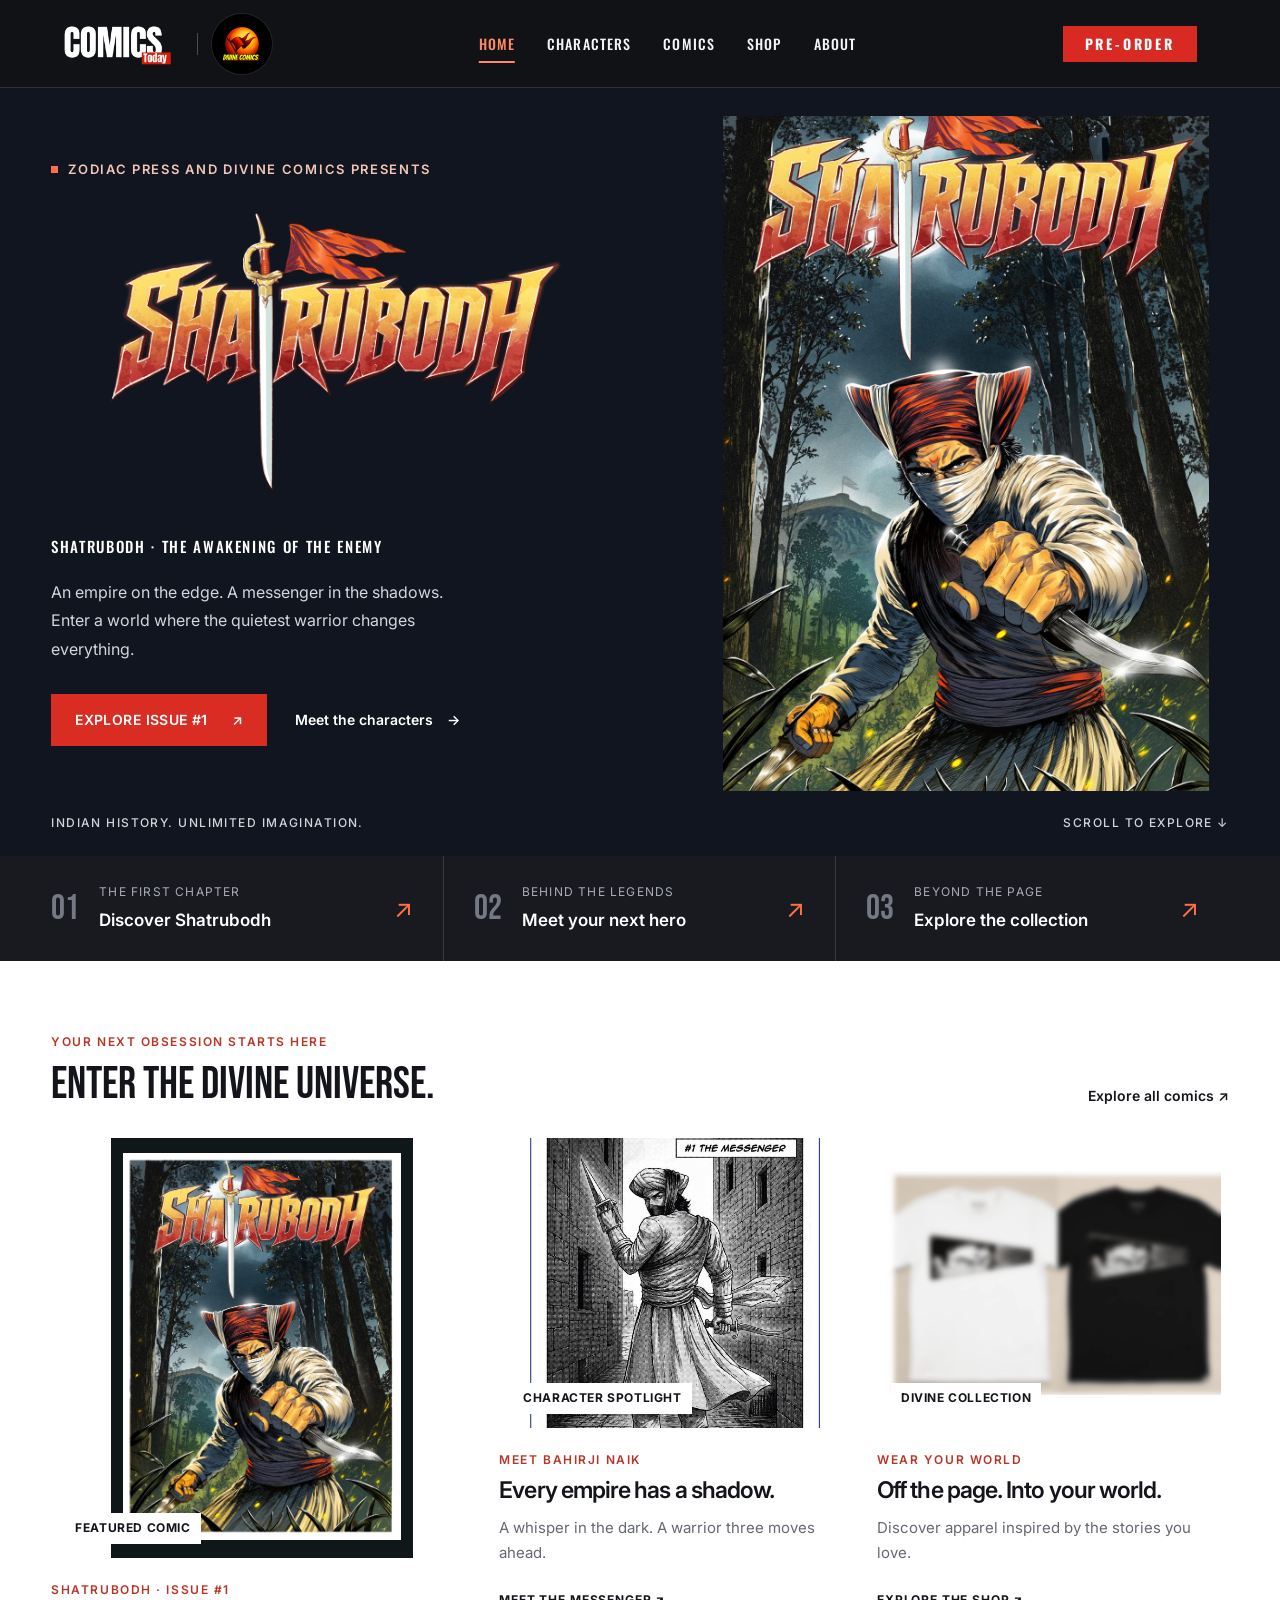
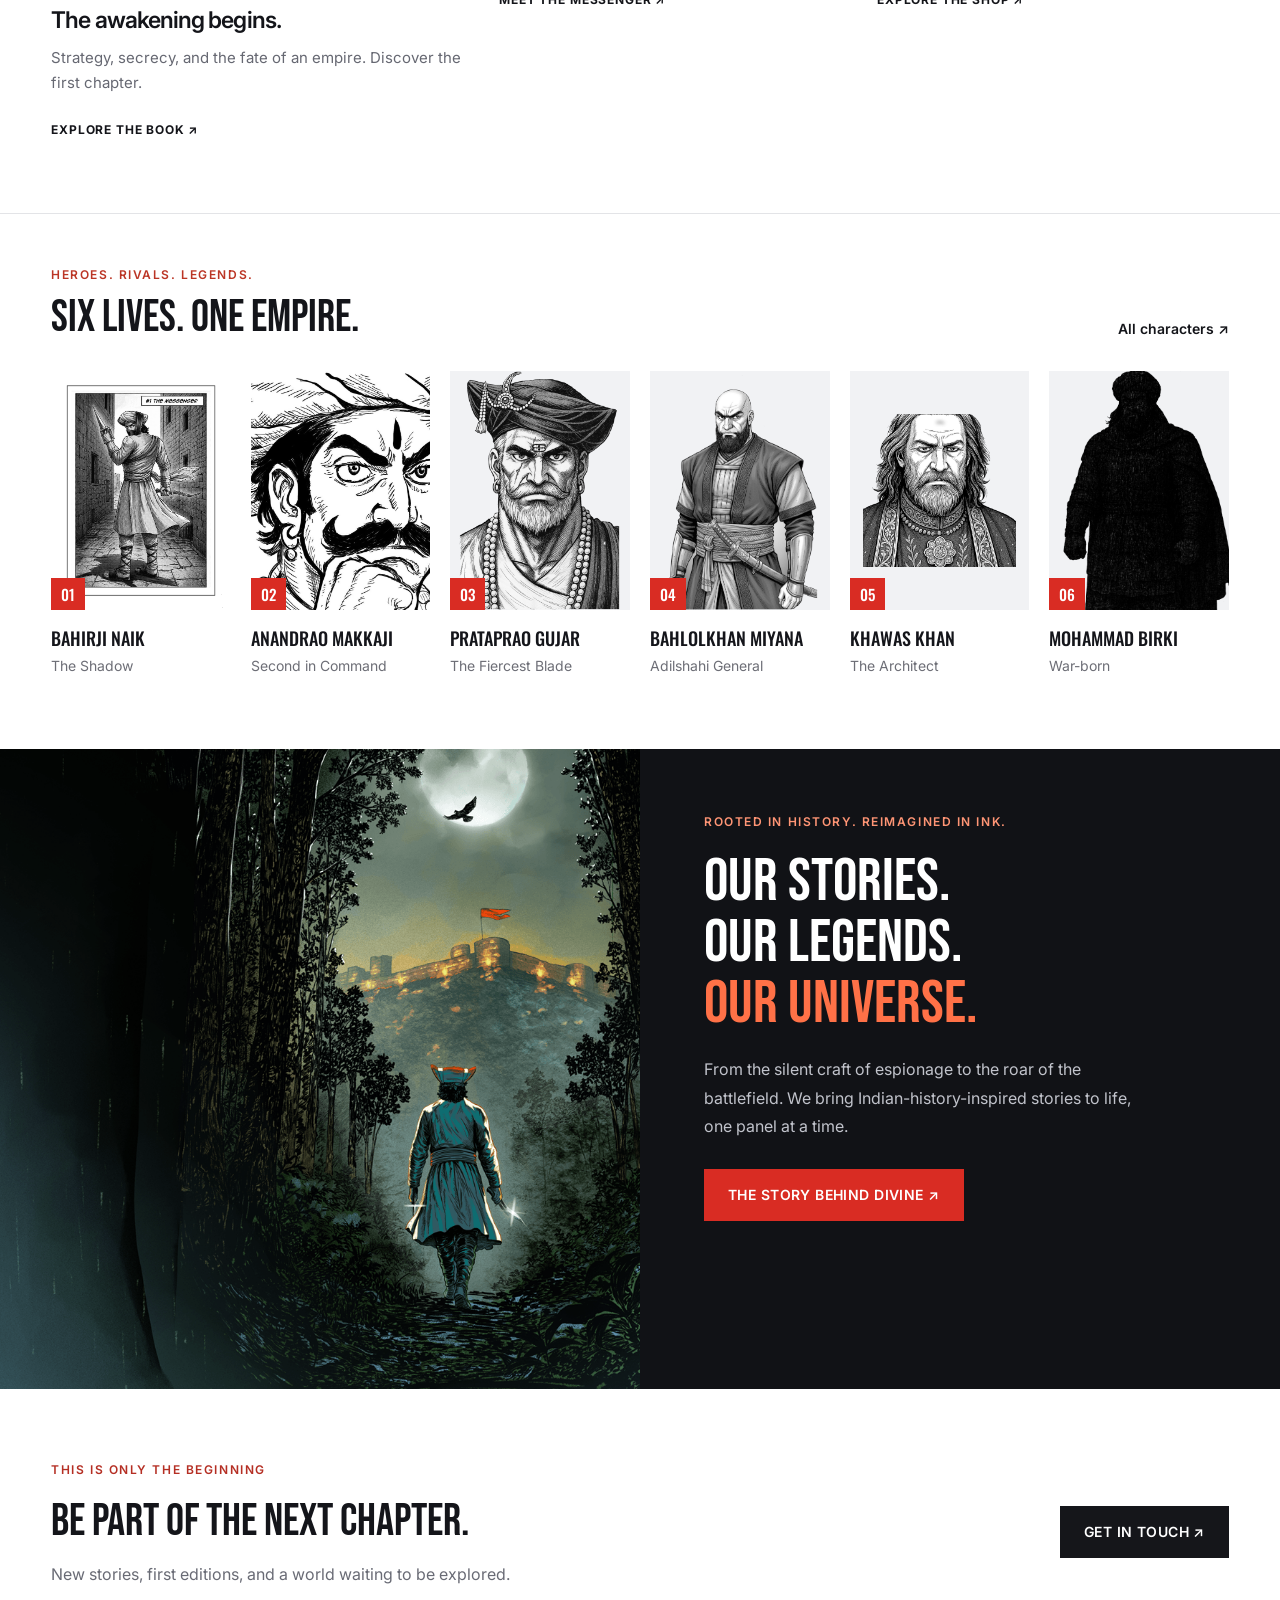
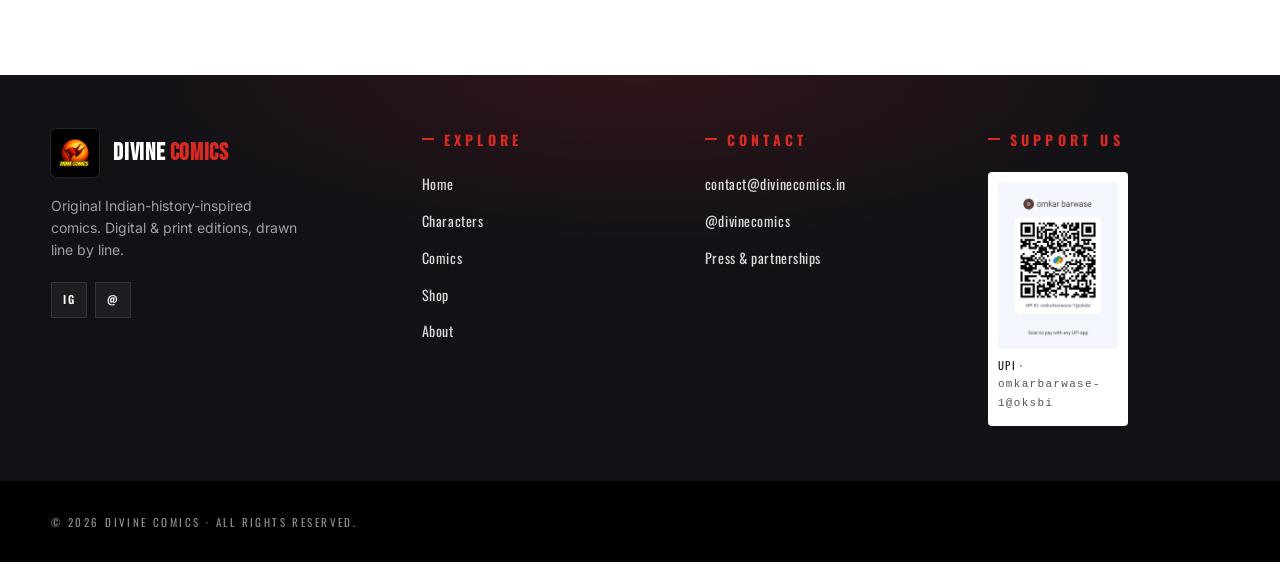
<file: index.html>
<!doctype html>
<html lang="en">
<head>
<meta charset="utf-8" />
<meta name="viewport" content="width=device-width,initial-scale=1,viewport-fit=cover" />
<meta name="theme-color" content="#111216" />
<title>Divine Comics — Enter a New Universe</title>
<meta name="description" content="Original Indian-history-inspired comics. Cinematic storytelling, drawn line by line. Pre-order Shatrubodh — The Awakening of the Enemy." />
<link rel="icon" type="image/png" href="images/logo.jpg" />
<link rel="preconnect" href="https://fonts.googleapis.com" />
<link rel="preconnect" href="https://fonts.gstatic.com" crossorigin />
<link href="https://fonts.googleapis.com/css2?family=Bebas+Neue&family=Instrument+Serif:ital@0;1&family=Oswald:wght@400;500;600;700&family=Inter:wght@300;400;500;600;700&display=swap" rel="stylesheet" />
<link rel="stylesheet" href="styles.css" />
<link rel="stylesheet" href="modern.css" />
</head>
<body data-page="home">
<a class="skip-link" href="#top">Skip to content</a>

<header class="nav" id="nav">
  <div class="nav__inner">
    <a href="index.html" class="nav__brand" aria-label="Comics Today — Divine Comics home">
      <span class="nav__logo"><img src="images/comics-today-logo.png" alt="Comics Today" /></span>
      <span class="nav__divider" aria-hidden="true"></span>
      <span class="nav__logo nav__logo--mark"><img src="images/logo.jpg" alt="Divine Comics" /></span>
    </a>
    <nav class="nav__links" aria-label="Primary">
      <a href="index.html" class="is-active">HOME</a>
      <a href="characters.html">CHARACTERS</a>
      <a href="comics.html">COMICS</a>
      <a href="shop.html">SHOP</a>
      <a href="about.html">ABOUT</a>
    </nav>
    <a href="comics.html#shatrubodh" class="nav__cta">PRE-ORDER</a>
    <button class="nav__menu" aria-label="Open menu" aria-expanded="false" id="menuBtn">
      <span></span><span></span><span></span>
    </button>
  </div>
</header>

<main id="top">
<section class="masthead" aria-labelledby="hero-title">
  <div class="masthead__art masthead__art--cover"><span class="cover-crop"><img src="images/shatrubodh-official-cover.jpg" alt="Shatrubodh cover featuring its illustrated title and a masked warrior in a forest" width="2953" height="4100" fetchpriority="high"></span></div>
  <div class="masthead__copy"><p class="kicker"><span></span> Zodiac Press and Divine Comics Presents</p>
  <h1 id="hero-title" class="masthead__title-art"><img src="images/shatrubodh-title.png" alt="Shatrubodh" width="2953" height="1713" fetchpriority="high"></h1>
  <p class="masthead__subtitle">SHATRUBODH · THE AWAKENING OF THE ENEMY</p>
  <p class="masthead__description">An empire on the edge. A messenger in the shadows. <br>Enter a world where the quietest warrior changes everything.</p>
  <div class="masthead__actions"><a class="dc-button" href="comics.html#shatrubodh">EXPLORE ISSUE #1 <span>↗</span></a><a class="text-link" href="characters.html">Meet the characters <span>→</span></a></div>
  </div>
  <div class="masthead__bottom"><span>INDIAN HISTORY. UNLIMITED IMAGINATION.</span><a href="#discover">SCROLL TO EXPLORE ↓</a></div>
</section>
<section class="feature-strip" aria-label="Explore Divine Comics">
 <a href="comics.html#shatrubodh"><span class="strip-no">01</span><span><small>THE FIRST CHAPTER</small><strong>Discover Shatrubodh</strong></span><span class="strip-arrow">↗</span></a>
 <a href="characters.html"><span class="strip-no">02</span><span><small>BEHIND THE LEGENDS</small><strong>Meet your next hero</strong></span><span class="strip-arrow">↗</span></a>
 <a href="shop.html"><span class="strip-no">03</span><span><small>BEYOND THE PAGE</small><strong>Explore the collection</strong></span><span class="strip-arrow">↗</span></a>
</section>
<section class="discovery dc-section" id="discover">
 <div class="dc-heading"><div><p class="kicker">YOUR NEXT OBSESSION STARTS HERE</p><h2>ENTER THE DIVINE UNIVERSE.</h2></div><a class="text-link" href="comics.html">Explore all comics ↗</a></div>
 <div class="editorial-grid">
  <a class="editorial-card editorial-card--large" href="comics.html#shatrubodh"><div class="editorial-card__image"><span class="cover-crop"><img src="images/shatrubodh-official-cover.jpg" alt="Shatrubodh issue one cover" loading="lazy"></span><span class="label">FEATURED COMIC</span></div><p class="kicker">SHATRUBODH · ISSUE #1</p><h3>The awakening begins.</h3><p>Strategy, secrecy, and the fate of an empire. Discover the first chapter.</p><span class="card-link">EXPLORE THE BOOK ↗</span></a>
  <a class="editorial-card" href="characters.html#bahirji"><div class="editorial-card__image"><img src="images/bahirji-naik.png" alt="Black-and-white illustration of Bahirji Naik with his khanjar" loading="lazy"><span class="label">CHARACTER SPOTLIGHT</span></div><p class="kicker">MEET BAHIRJI NAIK</p><h3>Every empire has a shadow.</h3><p>A whisper in the dark. A warrior three moves ahead.</p><span class="card-link">MEET THE MESSENGER ↗</span></a>
  <a class="editorial-card" href="shop.html"><div class="editorial-card__image editorial-card__image--shop"><img src="images/tshirts.png" alt="Divine Comics T-shirt collection" loading="lazy"><span class="label">DIVINE COLLECTION</span></div><p class="kicker">WEAR YOUR WORLD</p><h3>Off the page. Into your world.</h3><p>Discover apparel inspired by the stories you love.</p><span class="card-link">EXPLORE THE SHOP ↗</span></a>
 </div>
</section>
<section class="cast-section dc-section">
 <div class="dc-heading"><div><p class="kicker">HEROES. RIVALS. LEGENDS.</p><h2>SIX LIVES. ONE EMPIRE.</h2></div><a class="text-link" href="characters.html">All characters ↗</a></div>
 <div class="cast-grid">
 <a class="cast-card" href="characters.html#bahirji"><div><img src="images/bahirji-naik.png" alt="BAHIRJI NAIK" loading="lazy"><span>01</span></div><h3>BAHIRJI NAIK</h3><p>The Shadow</p></a>
<a class="cast-card" href="characters.html#anandrao"><div><img src="images/anandrao.jpg" alt="ANANDRAO MAKKAJI" loading="lazy"><span>02</span></div><h3>ANANDRAO MAKKAJI</h3><p>Second in Command</p></a>
<a class="cast-card" href="characters.html#prataprao"><div><img src="images/prataprao.png" alt="PRATAPRAO GUJAR" loading="lazy"><span>03</span></div><h3>PRATAPRAO GUJAR</h3><p>The Fiercest Blade</p></a>
<a class="cast-card" href="characters.html#bahlolkhan"><div><img src="images/bahlolkhan.png" alt="BAHLOLKHAN MIYANA" loading="lazy"><span>04</span></div><h3>BAHLOLKHAN MIYANA</h3><p>Adilshahi General</p></a>
<a class="cast-card" href="characters.html#khawas"><div><img src="images/khawas-khan.png" alt="KHAWAS KHAN" loading="lazy"><span>05</span></div><h3>KHAWAS KHAN</h3><p>The Architect</p></a>
<a class="cast-card" href="characters.html#birki"><div><img src="images/mohammad-birki.png" alt="MOHAMMAD BIRKI" loading="lazy"><span>06</span></div><h3>MOHAMMAD BIRKI</h3><p>War-born</p></a>
 </div>
</section>
<section class="origin-feature">
 <div class="origin-feature__art origin-feature__art--forest"><span class="cover-crop cover-crop--forest"><img src="images/shatrubodh-forest.png" alt="A warrior approaches a distant fort through a moonlit forest" width="1000" height="1395" loading="lazy"></span></div>
 <div class="origin-feature__copy"><p class="kicker">ROOTED IN HISTORY. REIMAGINED IN INK.</p><h2>OUR STORIES.<br>OUR LEGENDS.<br><em>OUR UNIVERSE.</em></h2><p>From the silent craft of espionage to the roar of the battlefield. We bring Indian-history-inspired stories to life, one panel at a time.</p><a class="dc-button" href="about.html">THE STORY BEHIND DIVINE ↗</a></div>
</section>
<section class="join-banner dc-section"><div><p class="kicker">THIS IS ONLY THE BEGINNING</p><h2>BE PART OF THE NEXT CHAPTER.</h2><p>New stories, first editions, and a world waiting to be explored.</p></div><a href="mailto:contact@divinecomics.in?subject=Divine%20Comics%20updates" class="dc-button dc-button--white">GET IN TOUCH ↗</a></section>
</main>

<footer class="footer">
  <!-- Brand banner -->
  <div class="footer__banner">
    <div class="footer__banner-mark">
      <img src="images/comics-today-logo.png" alt="Comics Today" />
    </div>
    <p class="footer__banner-tag">India's Leading Comics Magazine</p>
    <p class="footer__banner-line">Stories carved in grit, blood, and legacy.</p>
    <div class="footer__banner-cta">
      <a href="comics.html#shatrubodh" class="btn btn--red">PRE-ORDER SHATRUBODH →</a>
      <a href="mailto:contact@divinecomics.in" class="btn btn--ghost-light">CONTACT</a>
    </div>
  </div>

  <!-- Body grid -->
  <div class="footer__grid">
    <div class="footer__brand">
      <div class="footer__brand-row">
        <div class="footer__logo"><img src="images/logo.jpg" alt="Divine Comics" /></div>
        <h3>DIVINE<span>COMICS</span></h3>
      </div>
      <p>Original Indian-history-inspired comics. Digital &amp; print editions, drawn line by line.</p>
      <div class="footer__social">
        <a href="https://instagram.com" target="_blank" rel="noopener" aria-label="Instagram">IG</a>
        <a href="mailto:contact@divinecomics.in" aria-label="Email">@</a>
      </div>
    </div>
    <div class="footer__col">
      <h4>EXPLORE</h4>
      <ul>
        <li><a href="index.html">Home</a></li>
        <li><a href="characters.html">Characters</a></li>
        <li><a href="comics.html">Comics</a></li>
        <li><a href="shop.html">Shop</a></li>
        <li><a href="about.html">About</a></li>
      </ul>
    </div>
    <div class="footer__col">
      <h4>CONTACT</h4>
      <ul>
        <li><a href="mailto:contact@divinecomics.in">contact@divinecomics.in</a></li>
        <li><a href="https://instagram.com" target="_blank" rel="noopener">@divinecomics</a></li>
        <li><a href="comics.html#shatrubodh">Press &amp; partnerships</a></li>
      </ul>
    </div>
    <div class="footer__col footer__support">
      <h4>SUPPORT US</h4>
      <div class="footer__qr">
        <img src="images/upi-qr.jpg" alt="UPI QR — omkarbarwase-1@oksbi" />
        <p>UPI · <code>omkarbarwase-1@oksbi</code></p>
      </div>
    </div>
  </div>

  <!-- Bottom bar -->
  <div class="footer__bar">
    <div class="footer__bar-inner">
      <p>© 2026 DIVINE COMICS · ALL RIGHTS RESERVED.</p>
      <nav aria-label="Legal"><a href="#">TERMS</a><a href="#">PRIVACY</a><a href="#">COOKIES</a></nav>
    </div>
  </div>
</footer>

<script src="app.js" defer></script>
</body>
</html>
</file>
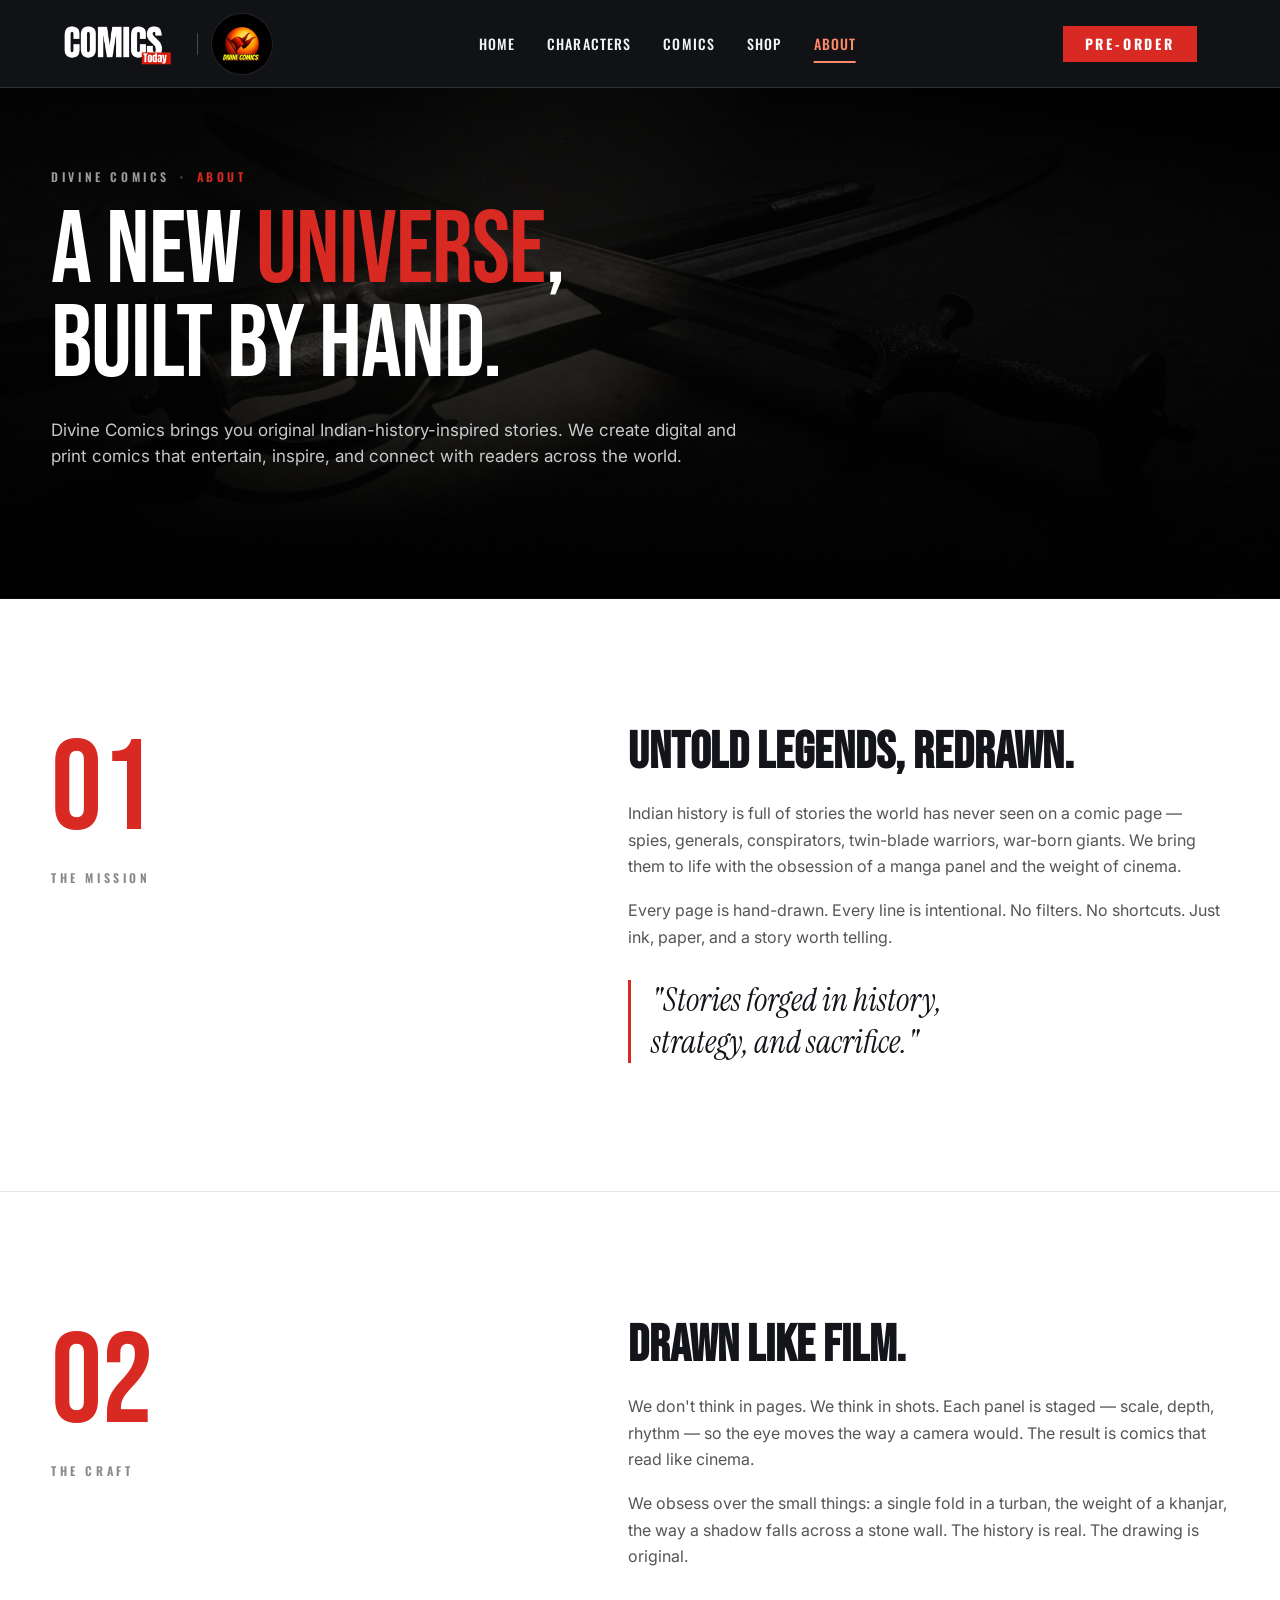
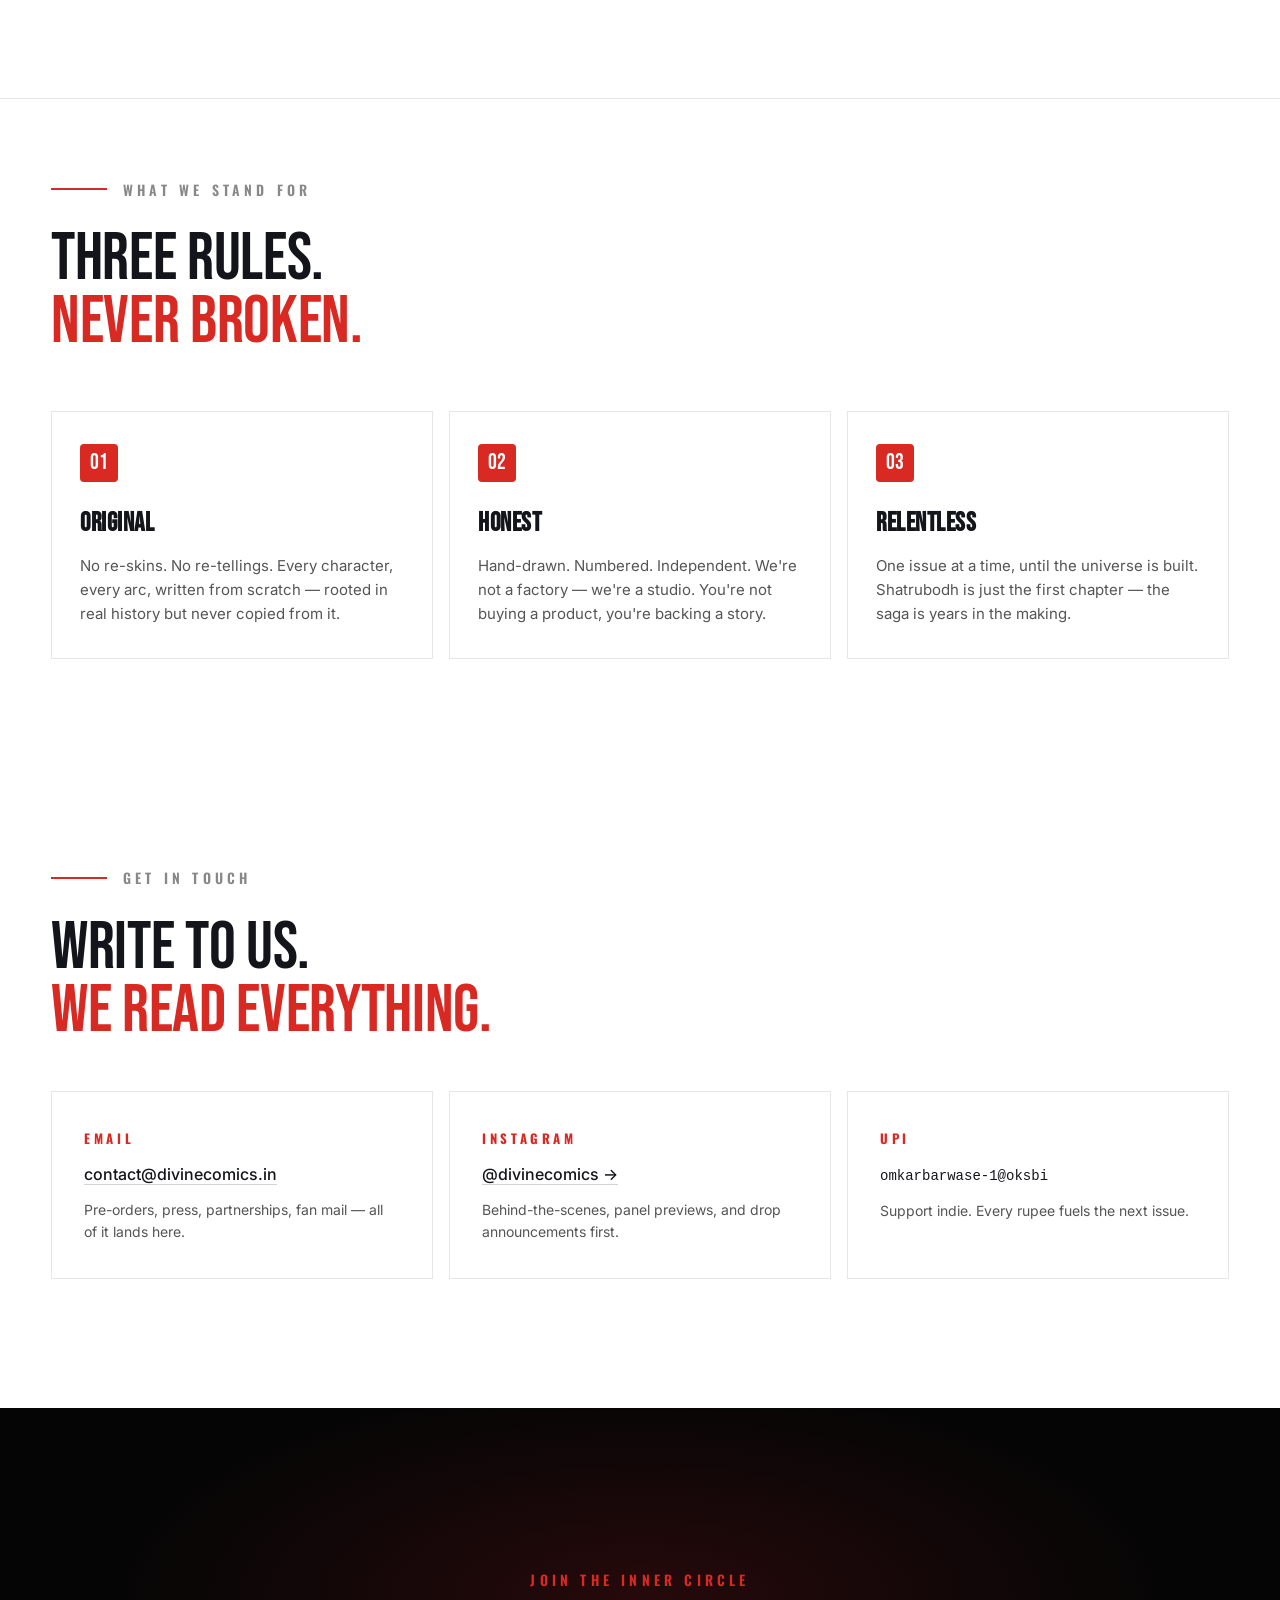
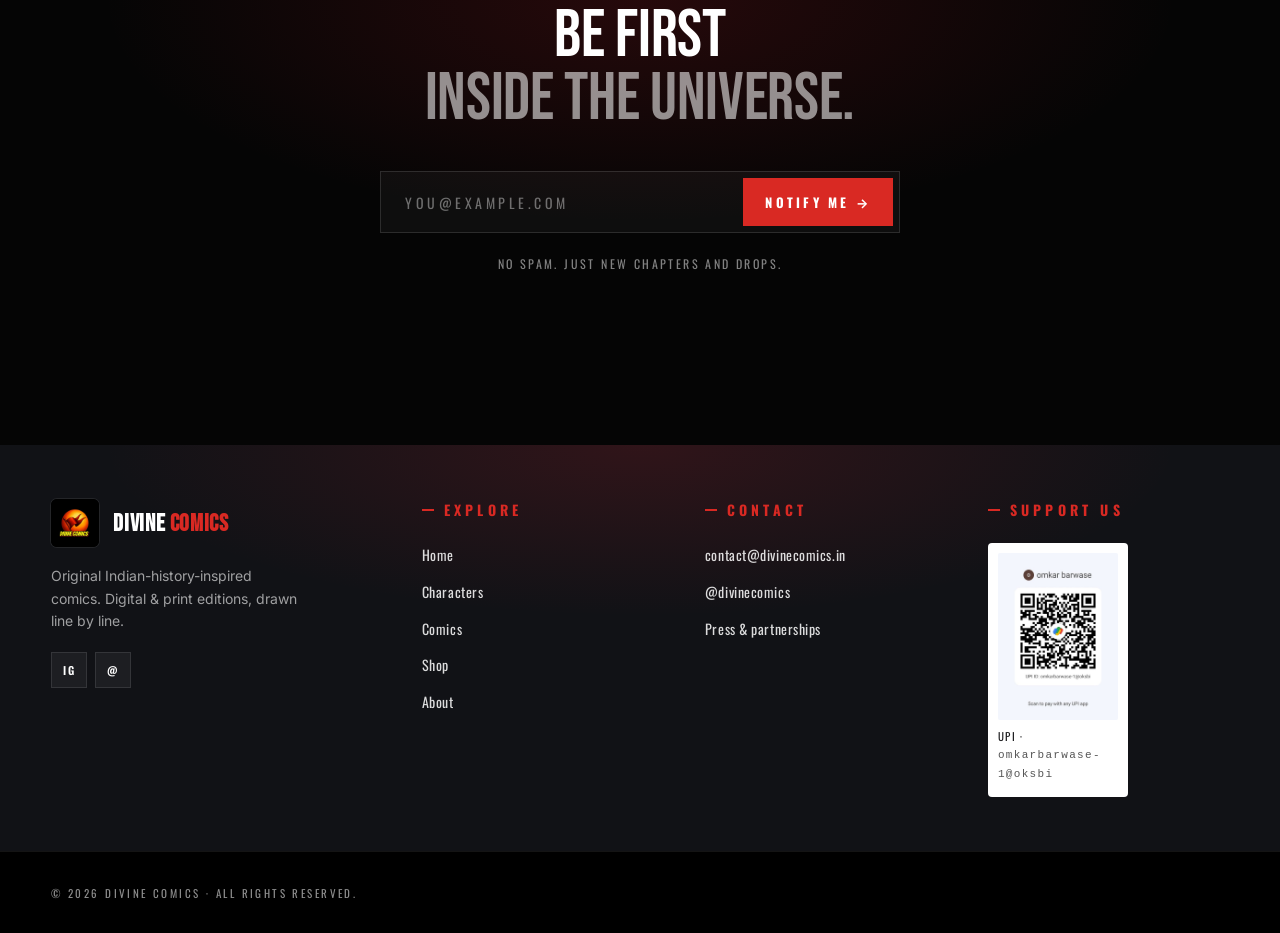
<file: about.html>
<!doctype html>
<html lang="en">
<head>
<meta charset="utf-8" />
<meta name="viewport" content="width=device-width,initial-scale=1,viewport-fit=cover" />
<meta name="theme-color" content="#f6f3ec" />
<title>About — Divine Comics</title>
<meta name="description" content="Divine Comics brings you original Indian-history-inspired stories. Digital and print comics that entertain, inspire and connect with comic lovers across the world." />
<link rel="icon" type="image/png" href="images/logo.jpg" />
<link rel="preconnect" href="https://fonts.googleapis.com" />
<link rel="preconnect" href="https://fonts.gstatic.com" crossorigin />
<link href="https://fonts.googleapis.com/css2?family=Bebas+Neue&family=Instrument+Serif:ital@0;1&family=Oswald:wght@400;500;600;700&family=Inter:wght@300;400;500;600;700&display=swap" rel="stylesheet" />
<link rel="stylesheet" href="styles.css" />
<link rel="stylesheet" href="modern.css" />
</head>
<body data-page="about">
<a class="skip-link" href="#top">Skip to content</a>

<header class="nav" id="nav">
  <div class="nav__inner">
    <a href="index.html" class="nav__brand" aria-label="Comics Today — Divine Comics home">
      <span class="nav__logo"><img src="images/comics-today-logo.png" alt="Comics Today" /></span>
      <span class="nav__divider" aria-hidden="true"></span>
      <span class="nav__logo nav__logo--mark"><img src="images/logo.jpg" alt="Divine Comics" /></span>
    </a>
    <nav class="nav__links" aria-label="Primary">
      <a href="index.html">HOME</a>
      <a href="characters.html">CHARACTERS</a>
      <a href="comics.html">COMICS</a>
      <a href="shop.html">SHOP</a>
      <a href="about.html" class="is-active">ABOUT</a>
    </nav>
    <a href="comics.html#shatrubodh" class="nav__cta">PRE-ORDER</a>
    <button class="nav__menu" aria-label="Open menu" aria-expanded="false" id="menuBtn">
      <span></span><span></span><span></span>
    </button>
  </div>
</header>

<main id="top">

<!-- PAGE HERO -->
<section class="page-hero">
  <div class="page-hero__bg" aria-hidden="true">
    <img src="images/swords.png" alt="" loading="eager" />
  </div>
  <div class="container page-hero__inner">
    <p class="page-hero__crumb"><a href="index.html">DIVINE COMICS</a><span>·</span><span>ABOUT</span></p>
    <h1 class="reveal">A NEW <em>UNIVERSE</em>,<br/>BUILT BY HAND.</h1>
    <p class="page-hero__sub reveal" style="--d:.15s">
      Divine Comics brings you original Indian-history-inspired stories. We create digital and print comics that entertain, inspire, and connect with readers across the world.
    </p>
  </div>
</section>

<!-- STORY BLOCK 01 -->
<section class="story-block">
  <div class="container story-block__inner">
    <div class="reveal">
      <div class="story-block__num">01</div>
      <p class="story-block__label">THE MISSION</p>
    </div>
    <div class="reveal" style="--d:.1s">
      <h2 class="story-block__title">UNTOLD LEGENDS, REDRAWN.</h2>
      <div class="story-block__body">
        <p>Indian history is full of stories the world has never seen on a comic page — spies, generals, conspirators, twin-blade warriors, war-born giants. We bring them to life with the obsession of a manga panel and the weight of cinema.</p>
        <p>Every page is hand-drawn. Every line is intentional. No filters. No shortcuts. Just ink, paper, and a story worth telling.</p>
      </div>
      <p class="story-block__pull">"Stories forged in history, strategy, and sacrifice."</p>
    </div>
  </div>
</section>

<!-- STORY BLOCK 02 -->
<section class="story-block">
  <div class="container story-block__inner">
    <div class="reveal">
      <div class="story-block__num">02</div>
      <p class="story-block__label">THE CRAFT</p>
    </div>
    <div class="reveal" style="--d:.1s">
      <h2 class="story-block__title">DRAWN LIKE FILM.</h2>
      <div class="story-block__body">
        <p>We don't think in pages. We think in shots. Each panel is staged — scale, depth, rhythm — so the eye moves the way a camera would. The result is comics that read like cinema.</p>
        <p>We obsess over the small things: a single fold in a turban, the weight of a khanjar, the way a shadow falls across a stone wall. The history is real. The drawing is original.</p>
      </div>
    </div>
  </div>
</section>

<!-- VALUES -->
<section class="section" style="background: var(--bg);">
  <div class="container">
    <div class="section__head">
      <span class="section__rule"></span>
      <p class="eyebrow reveal">WHAT WE STAND FOR</p>
    </div>
    <h2 class="display reveal">THREE RULES.<br/><span class="ink">NEVER BROKEN.</span></h2>

    <div class="values-grid">
      <div class="value-card reveal">
        <div class="value-card__icon">01</div>
        <h3>ORIGINAL</h3>
        <p>No re-skins. No re-tellings. Every character, every arc, written from scratch — rooted in real history but never copied from it.</p>
      </div>
      <div class="value-card reveal" style="--d:.1s">
        <div class="value-card__icon">02</div>
        <h3>HONEST</h3>
        <p>Hand-drawn. Numbered. Independent. We're not a factory — we're a studio. You're not buying a product, you're backing a story.</p>
      </div>
      <div class="value-card reveal" style="--d:.2s">
        <div class="value-card__icon">03</div>
        <h3>RELENTLESS</h3>
        <p>One issue at a time, until the universe is built. Shatrubodh is just the first chapter — the saga is years in the making.</p>
      </div>
    </div>
  </div>
</section>

<!-- CONTACT BLOCK -->
<section class="contact-block">
  <div class="container">
    <div class="section__head">
      <span class="section__rule"></span>
      <p class="eyebrow reveal">GET IN TOUCH</p>
    </div>
    <h2 class="display reveal">WRITE TO US.<br/><span class="ink">WE READ EVERYTHING.</span></h2>

    <div class="contact-block__grid">
      <div class="contact-card reveal">
        <h4>EMAIL</h4>
        <p><a href="mailto:contact@divinecomics.in">contact@divinecomics.in</a></p>
        <p style="margin-top: 12px; color: var(--fg-soft); font-size: 14px;">Pre-orders, press, partnerships, fan mail — all of it lands here.</p>
      </div>
      <div class="contact-card reveal" style="--d:.08s">
        <h4>INSTAGRAM</h4>
        <p><a href="https://instagram.com" target="_blank" rel="noopener">@divinecomics →</a></p>
        <p style="margin-top: 12px; color: var(--fg-soft); font-size: 14px;">Behind-the-scenes, panel previews, and drop announcements first.</p>
      </div>
      <div class="contact-card reveal" style="--d:.16s">
        <h4>UPI</h4>
        <p><code style="font-size: 14px;">omkarbarwase-1@oksbi</code></p>
        <p style="margin-top: 12px; color: var(--fg-soft); font-size: 14px;">Support indie. Every rupee fuels the next issue.</p>
      </div>
    </div>
  </div>
</section>

<!-- CLOSING -->
<section class="closing">
  <div class="container reveal">
    <p class="eyebrow eyebrow--red">JOIN THE INNER CIRCLE</p>
    <h2 class="display display--white">BE FIRST<br/><span class="muted">INSIDE THE UNIVERSE.</span></h2>
    <form class="closing__form" onsubmit="handleSubscribe(event)">
      <label for="email" class="sr-only">Your email</label>
      <input id="email" type="email" required placeholder="YOU@EXAMPLE.COM" autocomplete="email" />
      <button type="submit">NOTIFY ME →</button>
    </form>
    <p class="closing__note" id="formNote">No spam. Just new chapters and drops.</p>
  </div>
</section>

</main>

<footer class="footer">
  <div class="footer__banner">
    <div class="footer__banner-mark">
      <img src="images/comics-today-logo.png" alt="Comics Today" />
    </div>
    <p class="footer__banner-tag">India's Leading Comics Magazine</p>
    <p class="footer__banner-line">Stories carved in grit, blood, and legacy.</p>
    <div class="footer__banner-cta">
      <a href="comics.html#shatrubodh" class="btn btn--red">PRE-ORDER SHATRUBODH →</a>
      <a href="mailto:contact@divinecomics.in" class="btn btn--ghost-light">CONTACT</a>
    </div>
  </div>
  <div class="footer__grid">
    <div class="footer__brand">
      <div class="footer__brand-row">
        <div class="footer__logo"><img src="images/logo.jpg" alt="Divine Comics" /></div>
        <h3>DIVINE<span>COMICS</span></h3>
      </div>
      <p>Original Indian-history-inspired comics. Digital &amp; print editions, drawn line by line.</p>
      <div class="footer__social">
        <a href="https://instagram.com" target="_blank" rel="noopener" aria-label="Instagram">IG</a>
        <a href="mailto:contact@divinecomics.in" aria-label="Email">@</a>
      </div>
    </div>
    <div class="footer__col">
      <h4>EXPLORE</h4>
      <ul>
        <li><a href="index.html">Home</a></li>
        <li><a href="characters.html">Characters</a></li>
        <li><a href="comics.html">Comics</a></li>
        <li><a href="shop.html">Shop</a></li>
        <li><a href="about.html">About</a></li>
      </ul>
    </div>
    <div class="footer__col">
      <h4>CONTACT</h4>
      <ul>
        <li><a href="mailto:contact@divinecomics.in">contact@divinecomics.in</a></li>
        <li><a href="https://instagram.com" target="_blank" rel="noopener">@divinecomics</a></li>
        <li><a href="comics.html#shatrubodh">Press &amp; partnerships</a></li>
      </ul>
    </div>
    <div class="footer__col footer__support">
      <h4>SUPPORT US</h4>
      <div class="footer__qr">
        <img src="images/upi-qr.jpg" alt="UPI QR — omkarbarwase-1@oksbi" />
        <p>UPI · <code>omkarbarwase-1@oksbi</code></p>
      </div>
    </div>
  </div>
  <div class="footer__bar">
    <div class="footer__bar-inner">
      <p>© 2026 DIVINE COMICS · ALL RIGHTS RESERVED.</p>
      <nav aria-label="Legal"><a href="#">TERMS</a><a href="#">PRIVACY</a><a href="#">COOKIES</a></nav>
    </div>
  </div>
</footer>

<script src="app.js" defer></script>
</body>
</html>
</file>
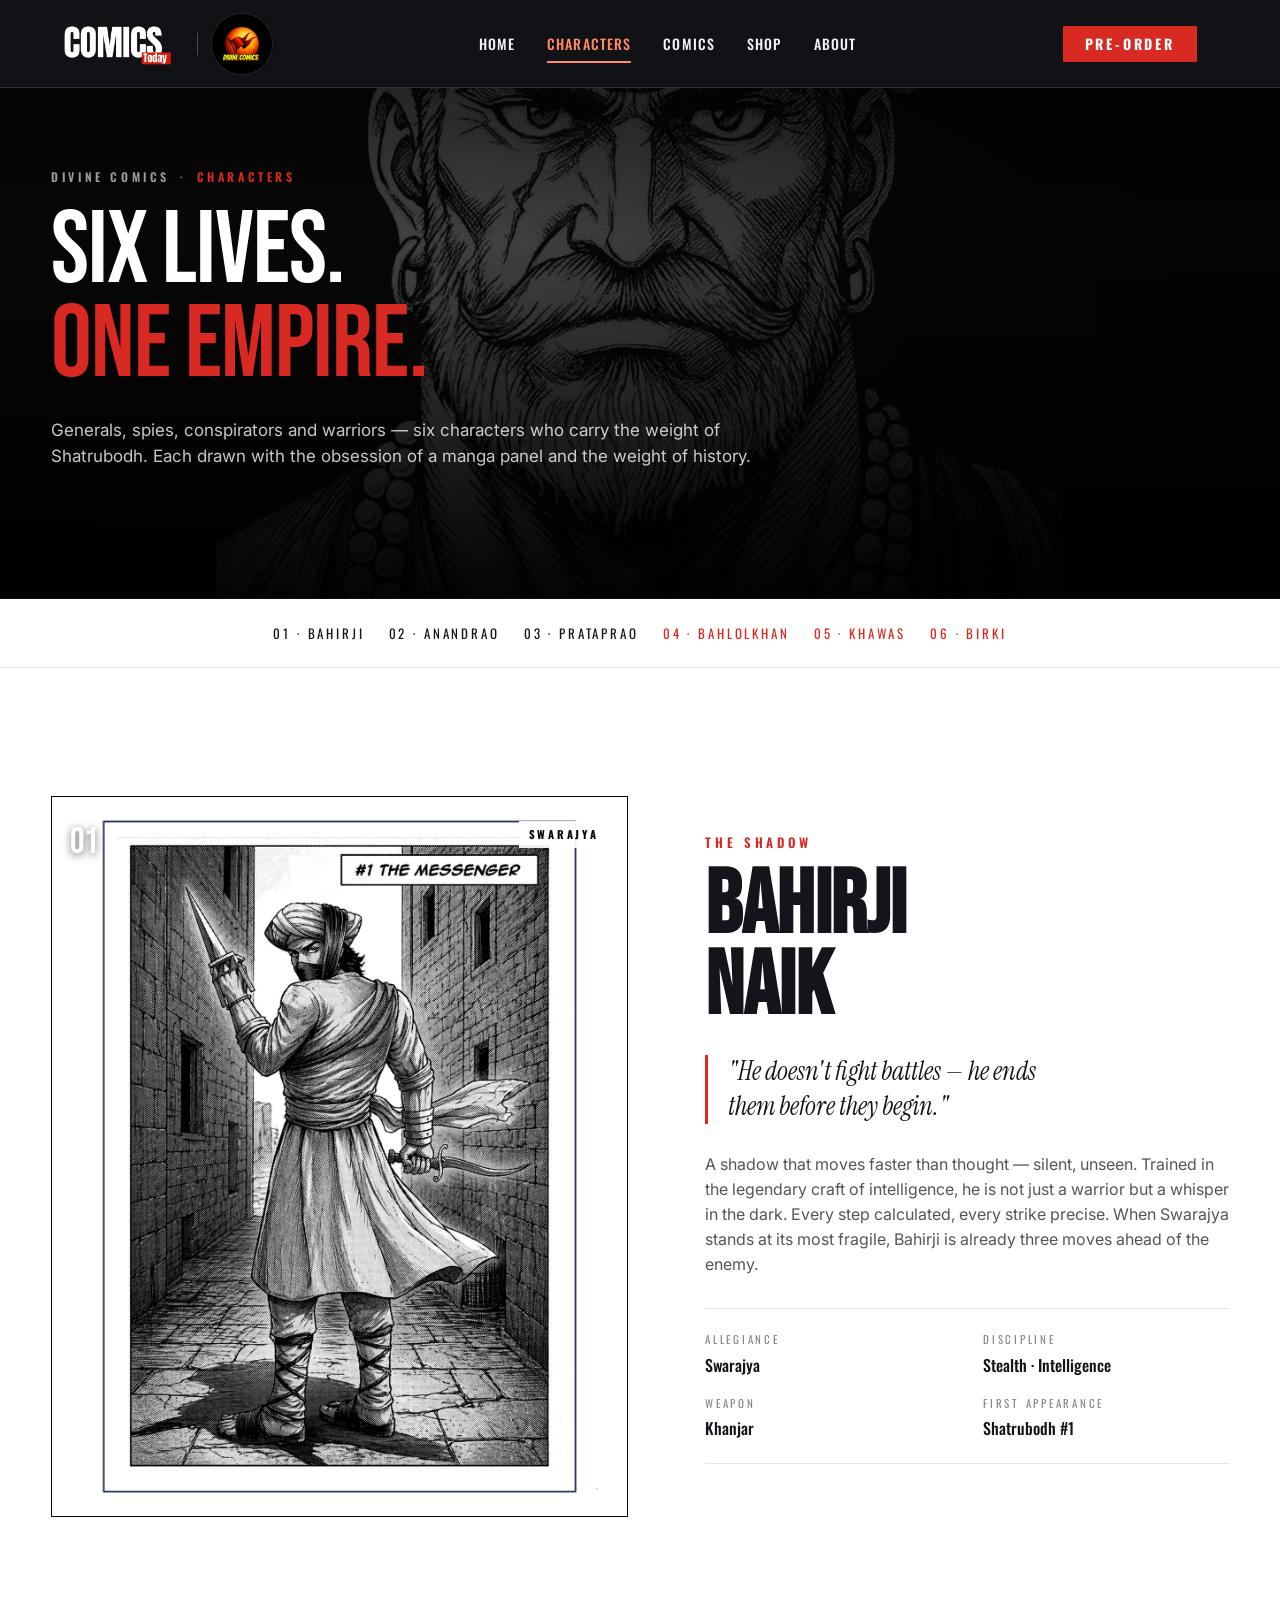
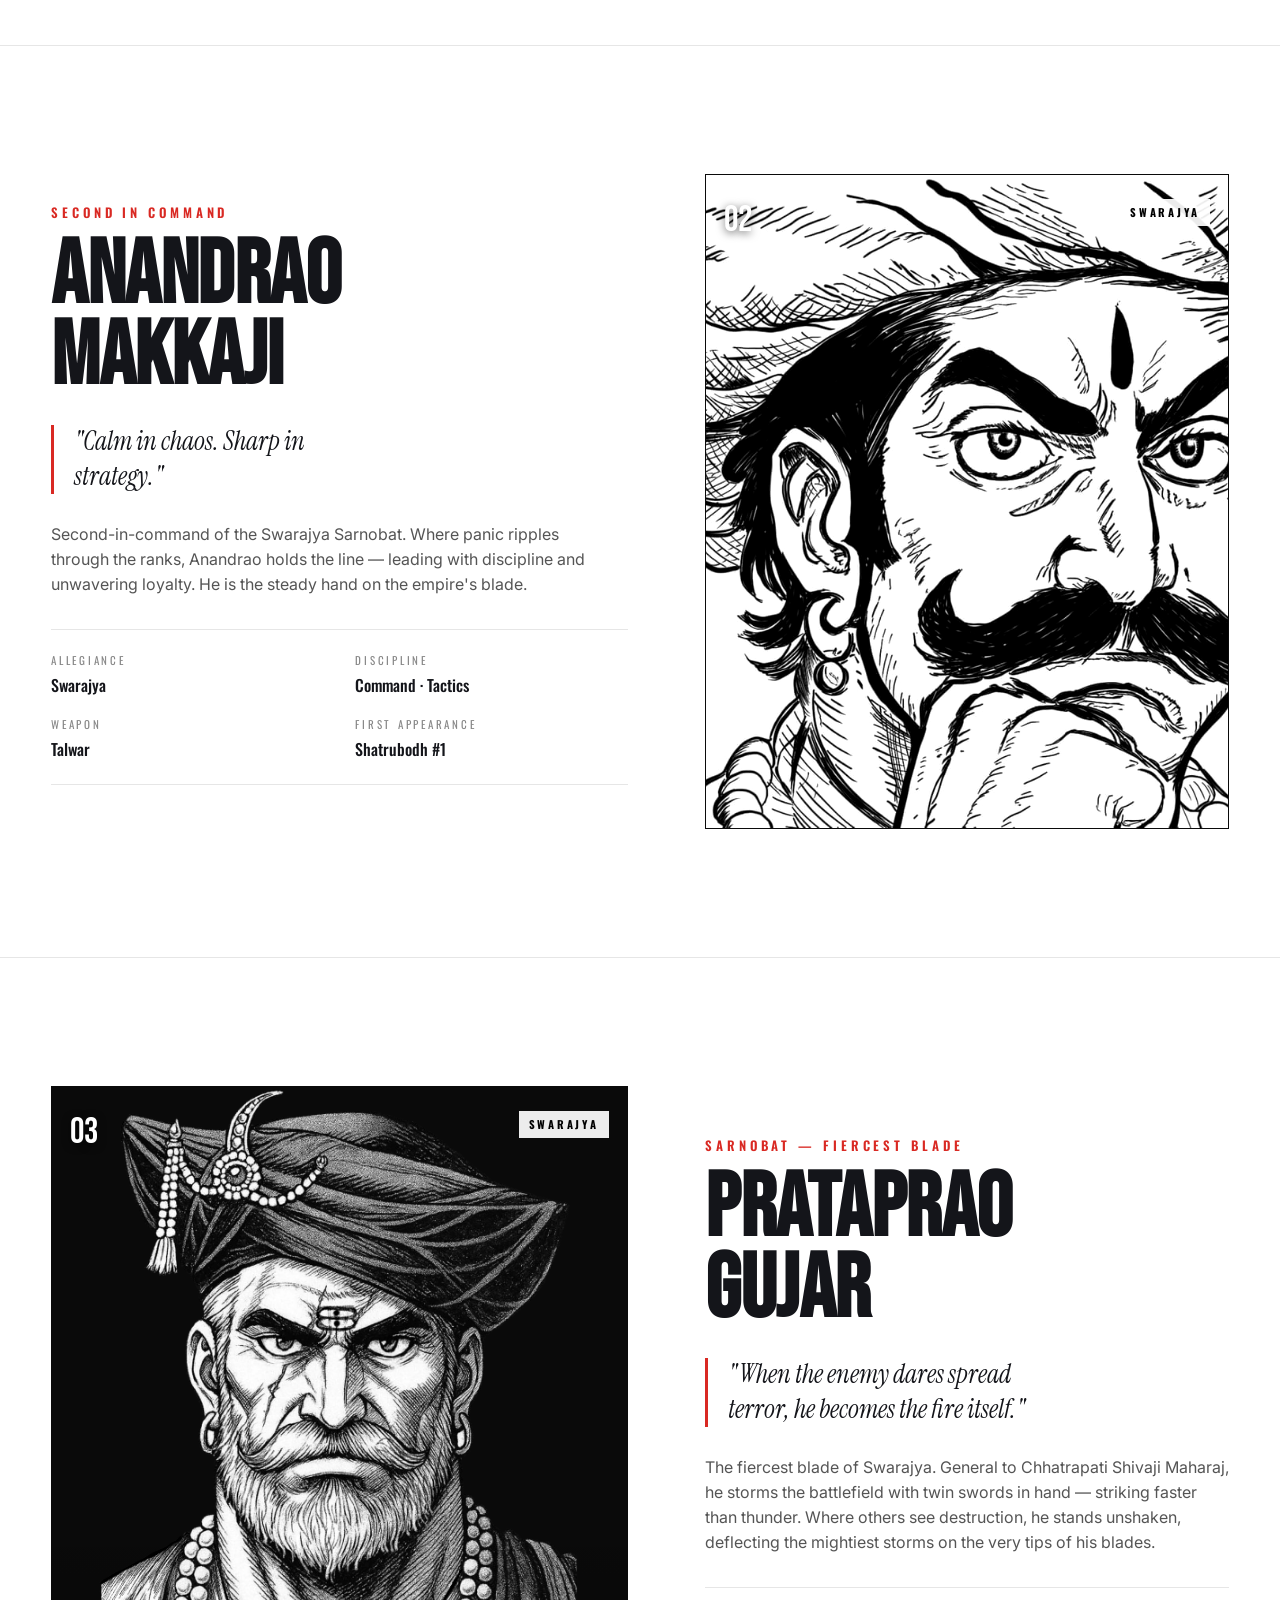
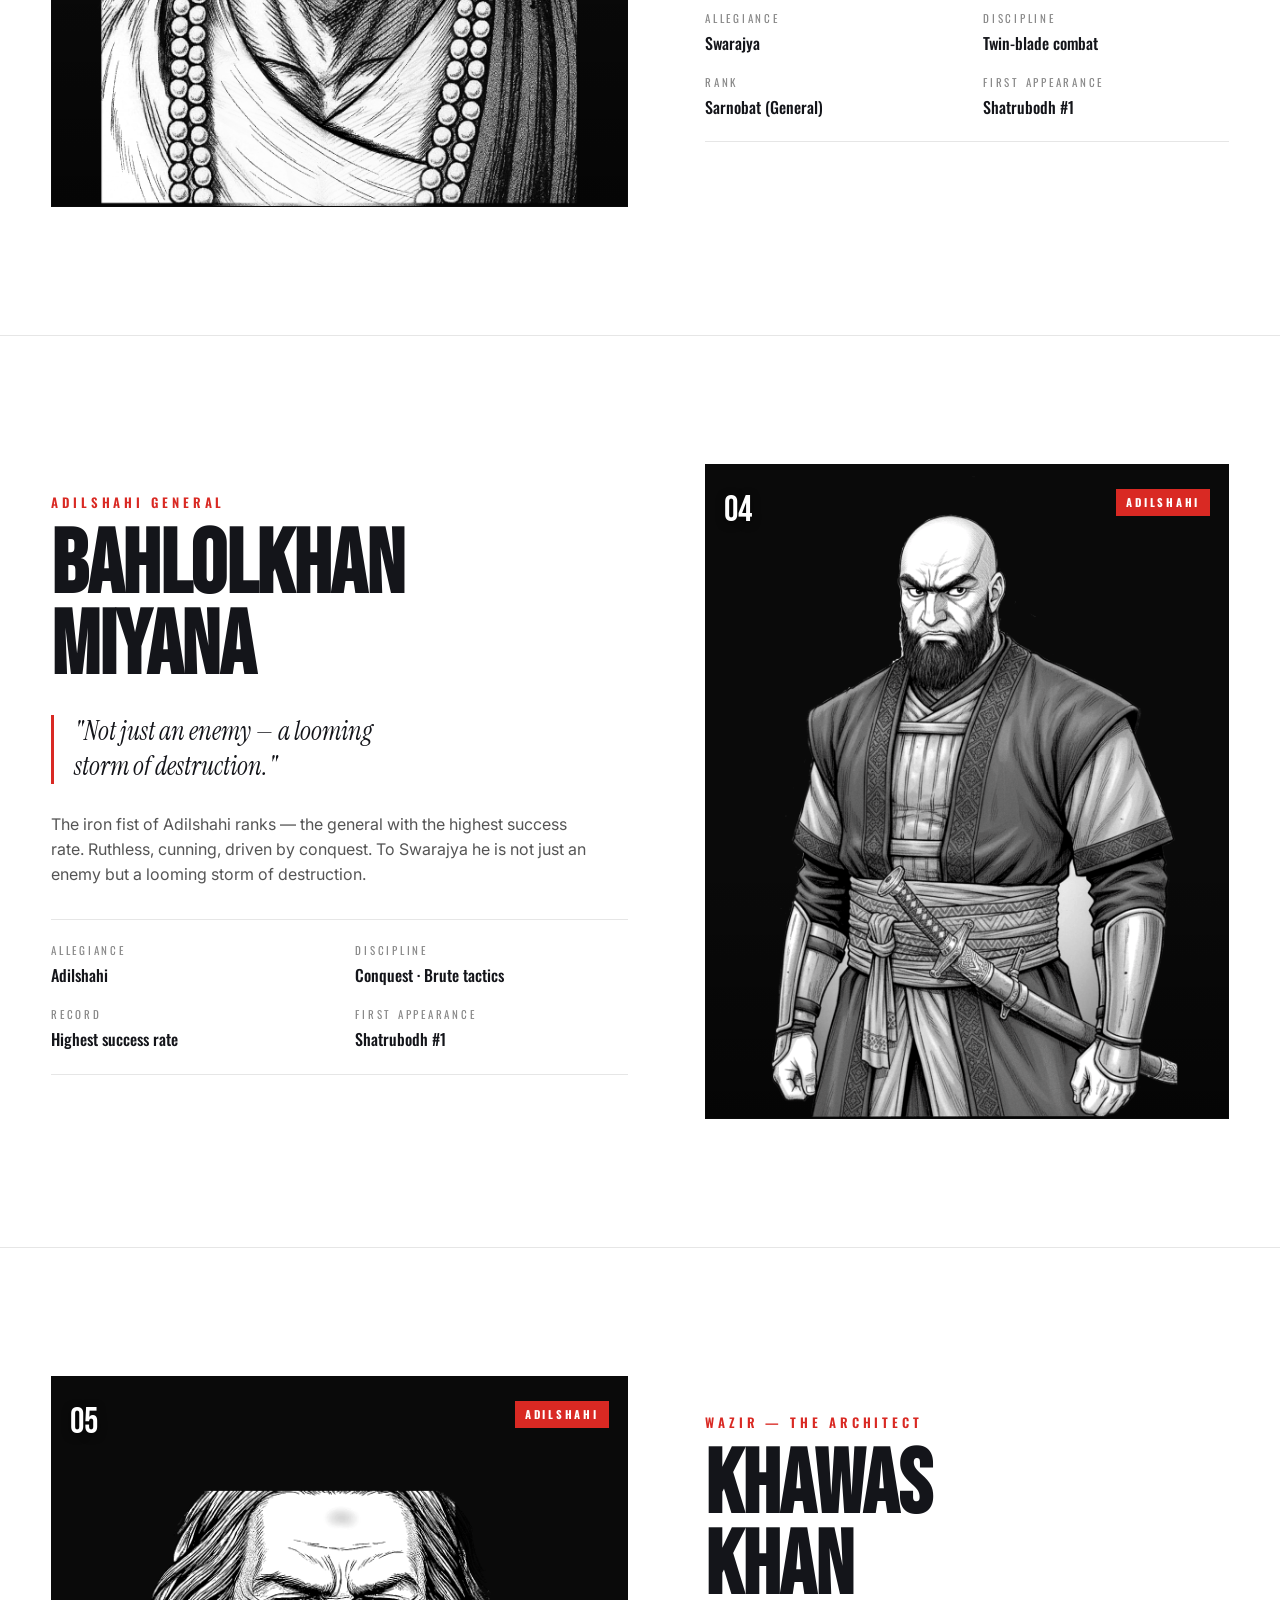
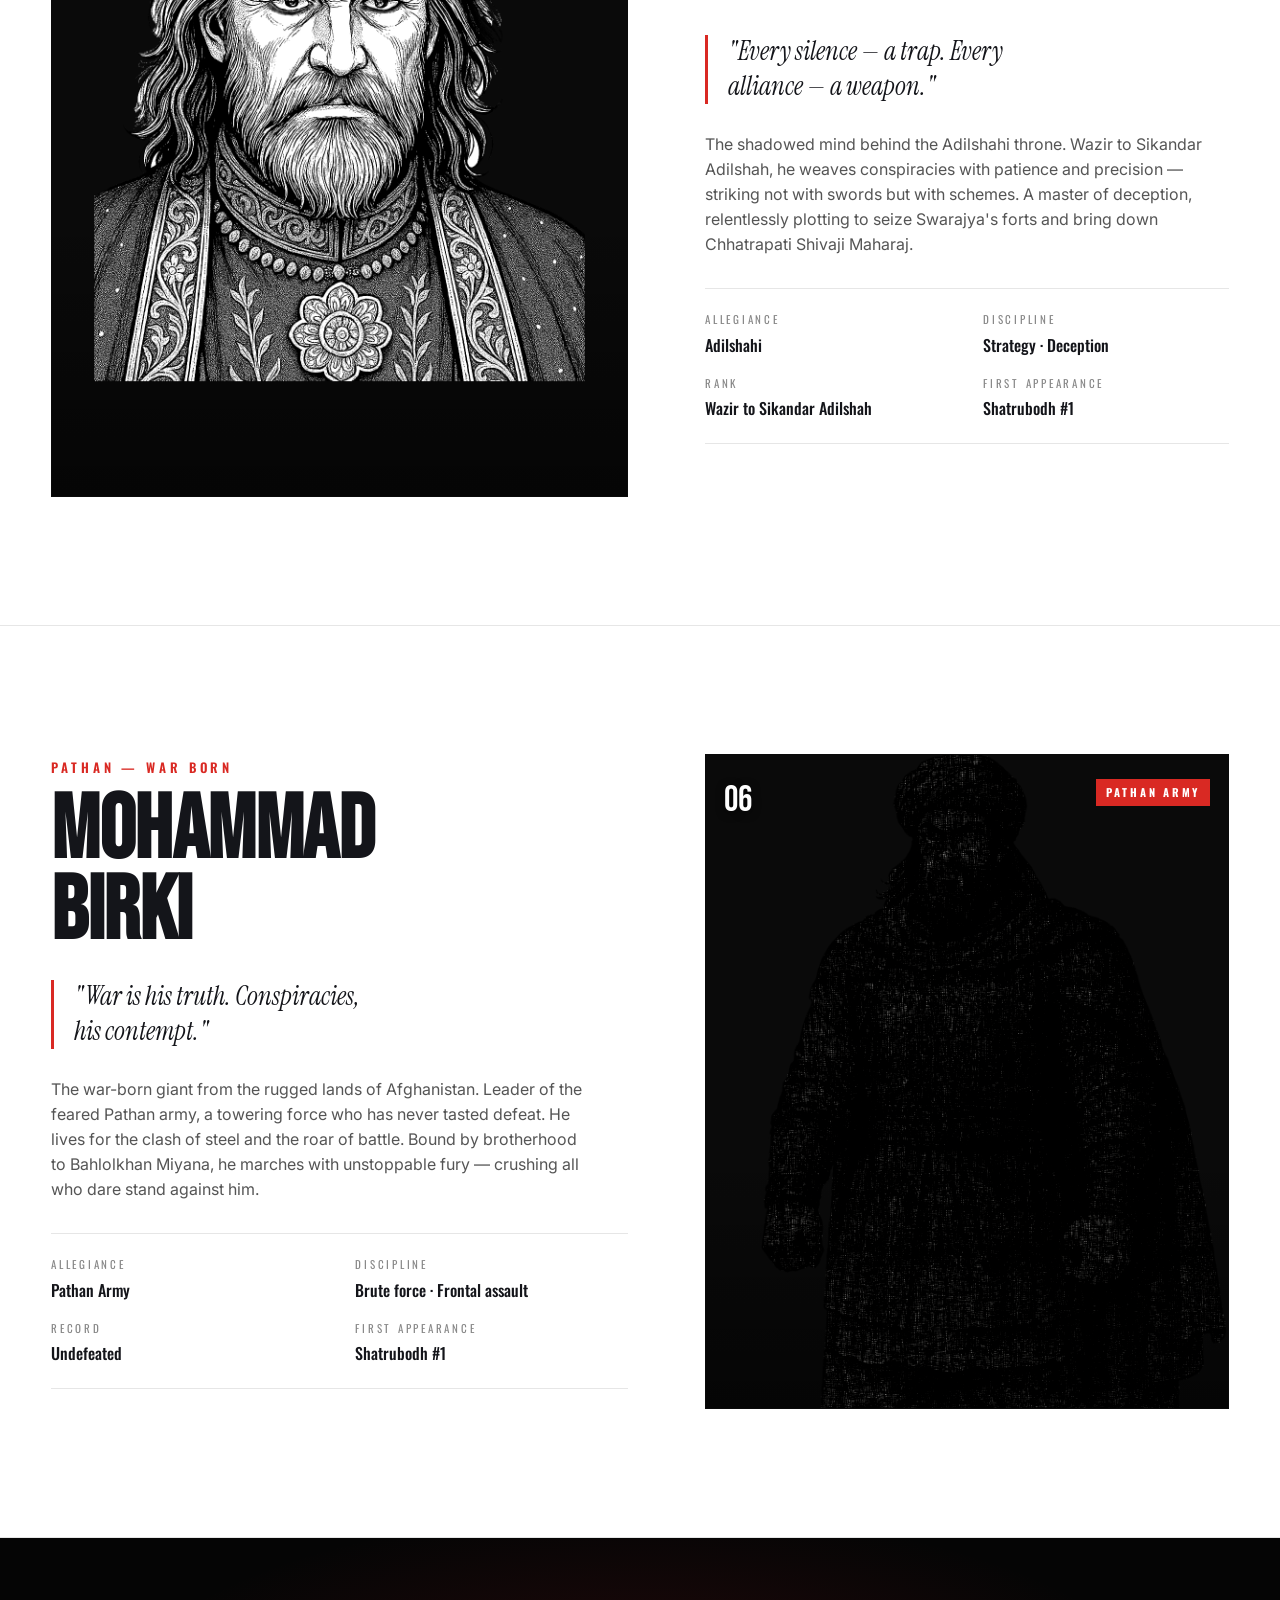
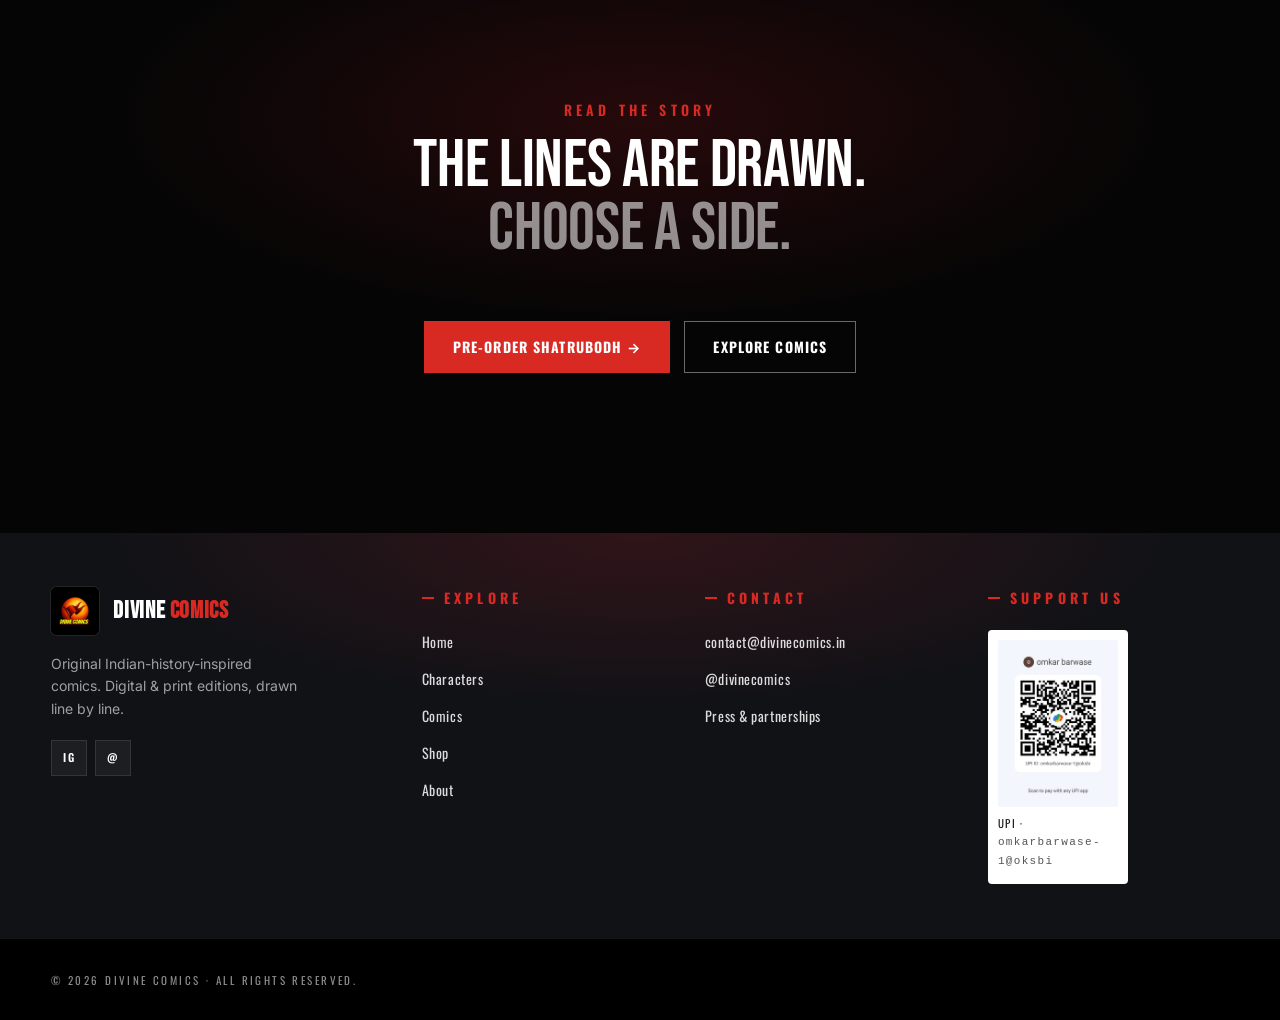
<file: characters.html>
<!doctype html>
<html lang="en">
<head>
<meta charset="utf-8" />
<meta name="viewport" content="width=device-width,initial-scale=1,viewport-fit=cover" />
<meta name="theme-color" content="#f6f3ec" />
<title>Characters — Divine Comics</title>
<meta name="description" content="The full roster — generals, spies, conspirators and warriors of Shatrubodh. Drawn with the obsession of a manga panel and the weight of history." />
<link rel="icon" type="image/png" href="images/logo.jpg" />
<link rel="preconnect" href="https://fonts.googleapis.com" />
<link rel="preconnect" href="https://fonts.gstatic.com" crossorigin />
<link href="https://fonts.googleapis.com/css2?family=Bebas+Neue&family=Instrument+Serif:ital@0;1&family=Oswald:wght@400;500;600;700&family=Inter:wght@300;400;500;600;700&display=swap" rel="stylesheet" />
<link rel="stylesheet" href="styles.css" />
<link rel="stylesheet" href="modern.css" />
</head>
<body data-page="characters">
<a class="skip-link" href="#top">Skip to content</a>

<header class="nav" id="nav">
  <div class="nav__inner">
    <a href="index.html" class="nav__brand" aria-label="Comics Today — Divine Comics home">
      <span class="nav__logo"><img src="images/comics-today-logo.png" alt="Comics Today" /></span>
      <span class="nav__divider" aria-hidden="true"></span>
      <span class="nav__logo nav__logo--mark"><img src="images/logo.jpg" alt="Divine Comics" /></span>
    </a>
    <nav class="nav__links" aria-label="Primary">
      <a href="index.html">HOME</a>
      <a href="characters.html" class="is-active">CHARACTERS</a>
      <a href="comics.html">COMICS</a>
      <a href="shop.html">SHOP</a>
      <a href="about.html">ABOUT</a>
    </nav>
    <a href="comics.html#shatrubodh" class="nav__cta">PRE-ORDER</a>
    <button class="nav__menu" aria-label="Open menu" aria-expanded="false" id="menuBtn">
      <span></span><span></span><span></span>
    </button>
  </div>
</header>

<main id="top">

<!-- PAGE HERO -->
<section class="page-hero">
  <div class="page-hero__bg" aria-hidden="true">
    <img src="images/prataprao.png" alt="" loading="eager" />
  </div>
  <div class="container page-hero__inner">
    <p class="page-hero__crumb">
      <a href="index.html">DIVINE COMICS</a><span>·</span><span>CHARACTERS</span>
    </p>
    <h1 class="reveal">SIX LIVES.<br/><em>ONE EMPIRE.</em></h1>
    <p class="page-hero__sub reveal" style="--d:.15s">
      Generals, spies, conspirators and warriors — six characters who carry the weight of Shatrubodh. Each drawn with the obsession of a manga panel and the weight of history.
    </p>
  </div>
</section>

<!-- CHARACTER QUICK NAV -->
<section style="background: var(--bg-2); border-bottom: 1px solid var(--line); padding: 24px 0;">
  <div class="container" style="display:flex; gap:24px; flex-wrap:wrap; justify-content:center; font-family:var(--condensed); font-size:13px; letter-spacing:.22em; text-transform:uppercase;">
    <a href="#bahirji" style="color:var(--ink)">01 · BAHIRJI</a>
    <a href="#anandrao" style="color:var(--ink)">02 · ANANDRAO</a>
    <a href="#prataprao" style="color:var(--ink)">03 · PRATAPRAO</a>
    <a href="#bahlolkhan" style="color:var(--red)">04 · BAHLOLKHAN</a>
    <a href="#khawas" style="color:var(--red)">05 · KHAWAS</a>
    <a href="#birki" style="color:var(--red)">06 · BIRKI</a>
  </div>
</section>

<!-- 01 BAHIRJI -->
<section class="char-profile" id="bahirji" data-side="left">
  <div class="container char-profile__inner">
    <div class="char-profile__media reveal">
      <img src="images/bahirji-naik.png" alt="Bahirji Naik — the messenger" loading="lazy" />
      <span class="char-profile__index">01</span>
      <span class="char-profile__chip">SWARAJYA</span>
    </div>
    <div class="reveal" style="--d:.1s">
      <p class="char-profile__role">The Shadow</p>
      <h2 class="char-profile__name">Bahirji<br/>Naik</h2>
      <p class="char-profile__pull">"He doesn't fight battles — he ends them before they begin."</p>
      <p class="char-profile__desc">A shadow that moves faster than thought — silent, unseen. Trained in the legendary craft of intelligence, he is not just a warrior but a whisper in the dark. Every step calculated, every strike precise. When Swarajya stands at its most fragile, Bahirji is already three moves ahead of the enemy.</p>
      <dl class="char-profile__stats">
        <div><dt>ALLEGIANCE</dt><dd>Swarajya</dd></div>
        <div><dt>DISCIPLINE</dt><dd>Stealth · Intelligence</dd></div>
        <div><dt>WEAPON</dt><dd>Khanjar</dd></div>
        <div><dt>FIRST APPEARANCE</dt><dd>Shatrubodh #1</dd></div>
      </dl>
    </div>
  </div>
</section>

<!-- 02 ANANDRAO -->
<section class="char-profile" id="anandrao" data-side="right">
  <div class="container char-profile__inner">
    <div class="char-profile__media reveal">
      <img src="images/anandrao.jpg" alt="Anandrao Makkaji" loading="lazy" />
      <span class="char-profile__index">02</span>
      <span class="char-profile__chip">SWARAJYA</span>
    </div>
    <div class="reveal" style="--d:.1s">
      <p class="char-profile__role">Second in Command</p>
      <h2 class="char-profile__name">Anandrao<br/>Makkaji</h2>
      <p class="char-profile__pull">"Calm in chaos. Sharp in strategy."</p>
      <p class="char-profile__desc">Second-in-command of the Swarajya Sarnobat. Where panic ripples through the ranks, Anandrao holds the line — leading with discipline and unwavering loyalty. He is the steady hand on the empire's blade.</p>
      <dl class="char-profile__stats">
        <div><dt>ALLEGIANCE</dt><dd>Swarajya</dd></div>
        <div><dt>DISCIPLINE</dt><dd>Command · Tactics</dd></div>
        <div><dt>WEAPON</dt><dd>Talwar</dd></div>
        <div><dt>FIRST APPEARANCE</dt><dd>Shatrubodh #1</dd></div>
      </dl>
    </div>
  </div>
</section>

<!-- 03 PRATAPRAO -->
<section class="char-profile" id="prataprao" data-side="left">
  <div class="container char-profile__inner">
    <div class="char-profile__media reveal">
      <img src="images/prataprao.png" alt="Sarnobat Prataprao Gujar" loading="lazy" />
      <span class="char-profile__index">03</span>
      <span class="char-profile__chip">SWARAJYA</span>
    </div>
    <div class="reveal" style="--d:.1s">
      <p class="char-profile__role">Sarnobat — Fiercest blade</p>
      <h2 class="char-profile__name">Prataprao<br/>Gujar</h2>
      <p class="char-profile__pull">"When the enemy dares spread terror, he becomes the fire itself."</p>
      <p class="char-profile__desc">The fiercest blade of Swarajya. General to Chhatrapati Shivaji Maharaj, he storms the battlefield with twin swords in hand — striking faster than thunder. Where others see destruction, he stands unshaken, deflecting the mightiest storms on the very tips of his blades.</p>
      <dl class="char-profile__stats">
        <div><dt>ALLEGIANCE</dt><dd>Swarajya</dd></div>
        <div><dt>DISCIPLINE</dt><dd>Twin-blade combat</dd></div>
        <div><dt>RANK</dt><dd>Sarnobat (General)</dd></div>
        <div><dt>FIRST APPEARANCE</dt><dd>Shatrubodh #1</dd></div>
      </dl>
    </div>
  </div>
</section>

<!-- 04 BAHLOLKHAN -->
<section class="char-profile" id="bahlolkhan" data-side="right">
  <div class="container char-profile__inner">
    <div class="char-profile__media reveal">
      <img src="images/bahlolkhan.png" alt="Bahlolkhan Miyana" loading="lazy" />
      <span class="char-profile__index">04</span>
      <span class="char-profile__chip char-profile__chip--enemy">ADILSHAHI</span>
    </div>
    <div class="reveal" style="--d:.1s">
      <p class="char-profile__role">Adilshahi General</p>
      <h2 class="char-profile__name">Bahlolkhan<br/>Miyana</h2>
      <p class="char-profile__pull">"Not just an enemy — a looming storm of destruction."</p>
      <p class="char-profile__desc">The iron fist of Adilshahi ranks — the general with the highest success rate. Ruthless, cunning, driven by conquest. To Swarajya he is not just an enemy but a looming storm of destruction.</p>
      <dl class="char-profile__stats">
        <div><dt>ALLEGIANCE</dt><dd>Adilshahi</dd></div>
        <div><dt>DISCIPLINE</dt><dd>Conquest · Brute tactics</dd></div>
        <div><dt>RECORD</dt><dd>Highest success rate</dd></div>
        <div><dt>FIRST APPEARANCE</dt><dd>Shatrubodh #1</dd></div>
      </dl>
    </div>
  </div>
</section>

<!-- 05 KHAWAS -->
<section class="char-profile" id="khawas" data-side="left">
  <div class="container char-profile__inner">
    <div class="char-profile__media reveal">
      <img src="images/khawas-khan.png" alt="Khawas Khan, Wazir of Adilshahi" loading="lazy" />
      <span class="char-profile__index">05</span>
      <span class="char-profile__chip char-profile__chip--enemy">ADILSHAHI</span>
    </div>
    <div class="reveal" style="--d:.1s">
      <p class="char-profile__role">Wazir — The architect</p>
      <h2 class="char-profile__name">Khawas<br/>Khan</h2>
      <p class="char-profile__pull">"Every silence — a trap. Every alliance — a weapon."</p>
      <p class="char-profile__desc">The shadowed mind behind the Adilshahi throne. Wazir to Sikandar Adilshah, he weaves conspiracies with patience and precision — striking not with swords but with schemes. A master of deception, relentlessly plotting to seize Swarajya's forts and bring down Chhatrapati Shivaji Maharaj.</p>
      <dl class="char-profile__stats">
        <div><dt>ALLEGIANCE</dt><dd>Adilshahi</dd></div>
        <div><dt>DISCIPLINE</dt><dd>Strategy · Deception</dd></div>
        <div><dt>RANK</dt><dd>Wazir to Sikandar Adilshah</dd></div>
        <div><dt>FIRST APPEARANCE</dt><dd>Shatrubodh #1</dd></div>
      </dl>
    </div>
  </div>
</section>

<!-- 06 BIRKI -->
<section class="char-profile" id="birki" data-side="right">
  <div class="container char-profile__inner">
    <div class="char-profile__media reveal">
      <img src="images/mohammad-birki.png" alt="Mohammad Birki — the Pathan" loading="lazy" />
      <span class="char-profile__index">06</span>
      <span class="char-profile__chip char-profile__chip--enemy">PATHAN ARMY</span>
    </div>
    <div class="reveal" style="--d:.1s">
      <p class="char-profile__role">Pathan — War born</p>
      <h2 class="char-profile__name">Mohammad<br/>Birki</h2>
      <p class="char-profile__pull">"War is his truth. Conspiracies, his contempt."</p>
      <p class="char-profile__desc">The war-born giant from the rugged lands of Afghanistan. Leader of the feared Pathan army, a towering force who has never tasted defeat. He lives for the clash of steel and the roar of battle. Bound by brotherhood to Bahlolkhan Miyana, he marches with unstoppable fury — crushing all who dare stand against him.</p>
      <dl class="char-profile__stats">
        <div><dt>ALLEGIANCE</dt><dd>Pathan Army</dd></div>
        <div><dt>DISCIPLINE</dt><dd>Brute force · Frontal assault</dd></div>
        <div><dt>RECORD</dt><dd>Undefeated</dd></div>
        <div><dt>FIRST APPEARANCE</dt><dd>Shatrubodh #1</dd></div>
      </dl>
    </div>
  </div>
</section>

<!-- CLOSING -->
<section class="closing">
  <div class="container reveal">
    <p class="eyebrow eyebrow--red">READ THE STORY</p>
    <h2 class="display display--white">THE LINES ARE DRAWN.<br/><span class="muted">CHOOSE A SIDE.</span></h2>
    <div class="hero__cta" style="margin-top: 20px;">
      <a href="comics.html#shatrubodh" class="btn btn--red">PRE-ORDER SHATRUBODH →</a>
      <a href="comics.html" class="btn btn--ghost-light">EXPLORE COMICS</a>
    </div>
  </div>
</section>

</main>

<footer class="footer">
  <div class="footer__banner">
    <div class="footer__banner-mark">
      <img src="images/comics-today-logo.png" alt="Comics Today" />
    </div>
    <p class="footer__banner-tag">India's Leading Comics Magazine</p>
    <p class="footer__banner-line">Stories carved in grit, blood, and legacy.</p>
    <div class="footer__banner-cta">
      <a href="comics.html#shatrubodh" class="btn btn--red">PRE-ORDER SHATRUBODH →</a>
      <a href="mailto:contact@divinecomics.in" class="btn btn--ghost-light">CONTACT</a>
    </div>
  </div>
  <div class="footer__grid">
    <div class="footer__brand">
      <div class="footer__brand-row">
        <div class="footer__logo"><img src="images/logo.jpg" alt="Divine Comics" /></div>
        <h3>DIVINE<span>COMICS</span></h3>
      </div>
      <p>Original Indian-history-inspired comics. Digital &amp; print editions, drawn line by line.</p>
      <div class="footer__social">
        <a href="https://instagram.com" target="_blank" rel="noopener" aria-label="Instagram">IG</a>
        <a href="mailto:contact@divinecomics.in" aria-label="Email">@</a>
      </div>
    </div>
    <div class="footer__col">
      <h4>EXPLORE</h4>
      <ul>
        <li><a href="index.html">Home</a></li>
        <li><a href="characters.html">Characters</a></li>
        <li><a href="comics.html">Comics</a></li>
        <li><a href="shop.html">Shop</a></li>
        <li><a href="about.html">About</a></li>
      </ul>
    </div>
    <div class="footer__col">
      <h4>CONTACT</h4>
      <ul>
        <li><a href="mailto:contact@divinecomics.in">contact@divinecomics.in</a></li>
        <li><a href="https://instagram.com" target="_blank" rel="noopener">@divinecomics</a></li>
        <li><a href="comics.html#shatrubodh">Press &amp; partnerships</a></li>
      </ul>
    </div>
    <div class="footer__col footer__support">
      <h4>SUPPORT US</h4>
      <div class="footer__qr">
        <img src="images/upi-qr.jpg" alt="UPI QR — omkarbarwase-1@oksbi" />
        <p>UPI · <code>omkarbarwase-1@oksbi</code></p>
      </div>
    </div>
  </div>
  <div class="footer__bar">
    <div class="footer__bar-inner">
      <p>© 2026 DIVINE COMICS · ALL RIGHTS RESERVED.</p>
      <nav aria-label="Legal"><a href="#">TERMS</a><a href="#">PRIVACY</a><a href="#">COOKIES</a></nav>
    </div>
  </div>
</footer>

<script src="app.js" defer></script>
</body>
</html>
</file>
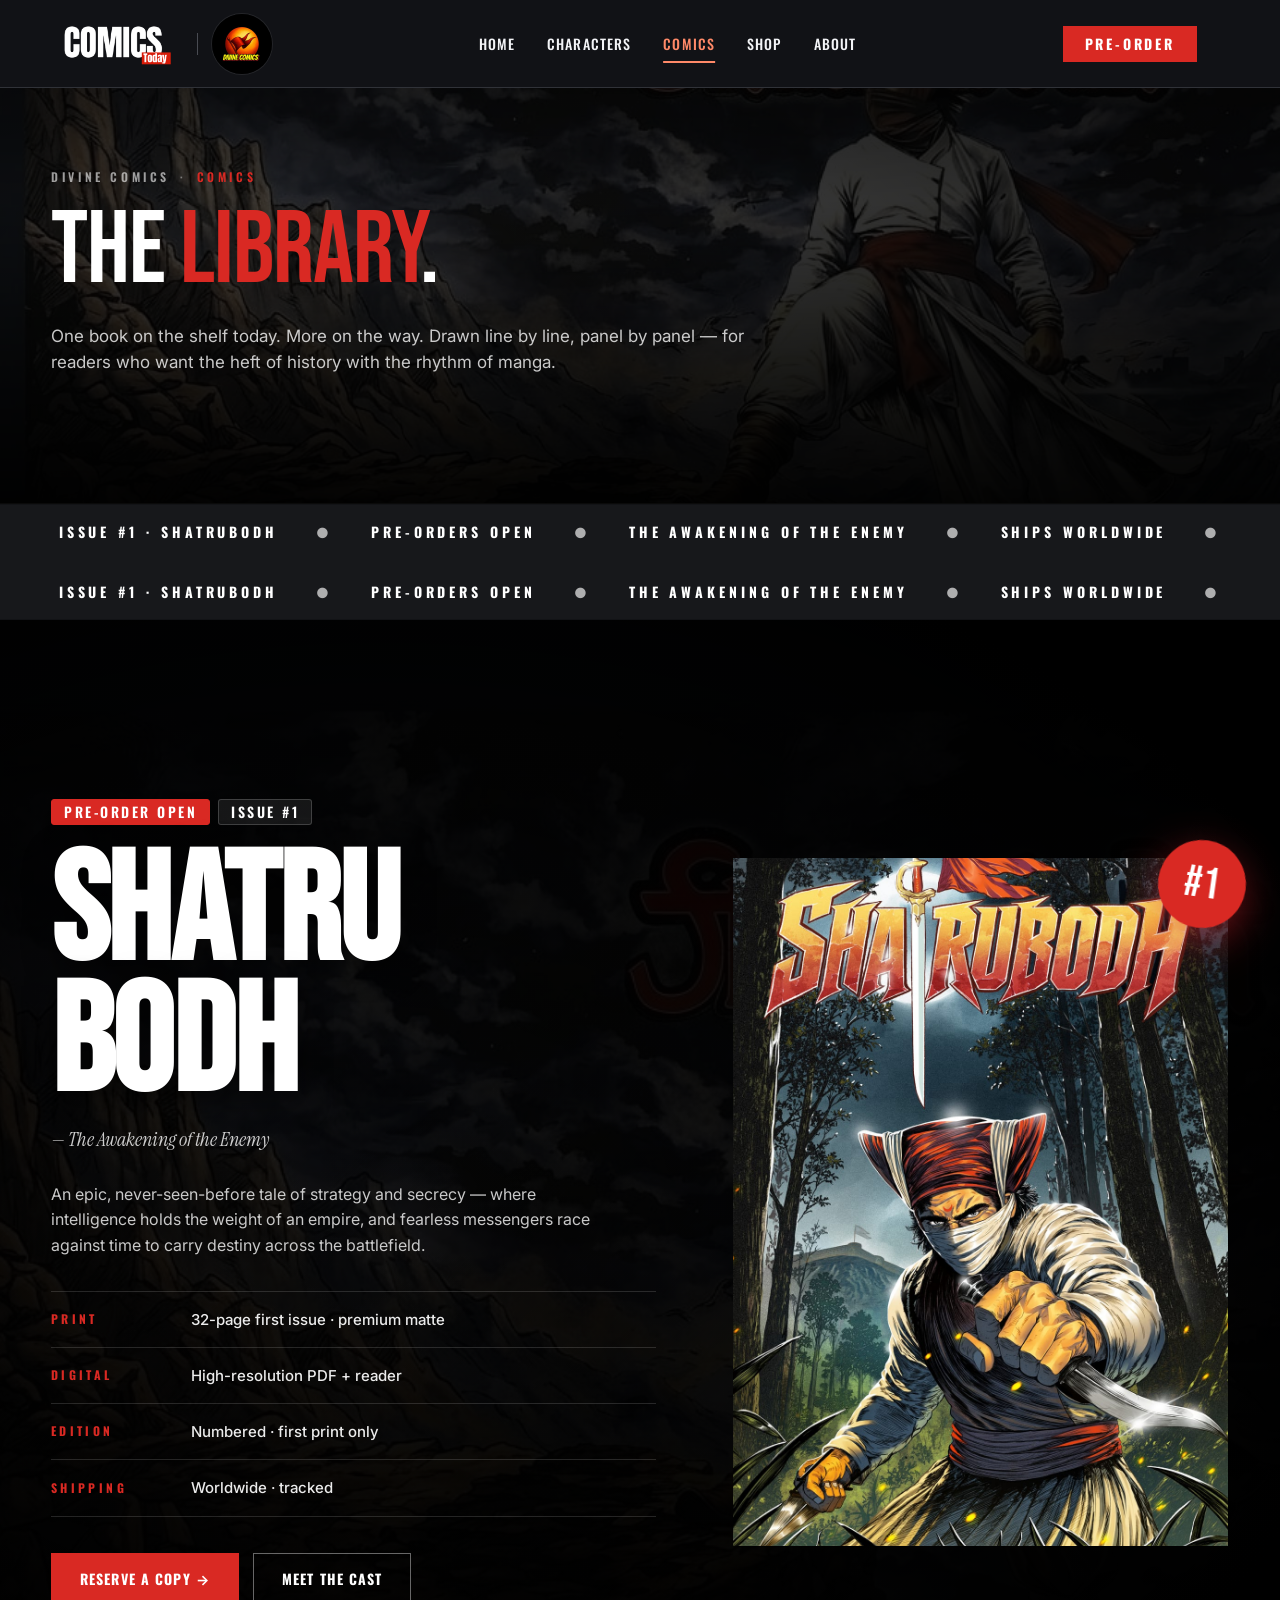
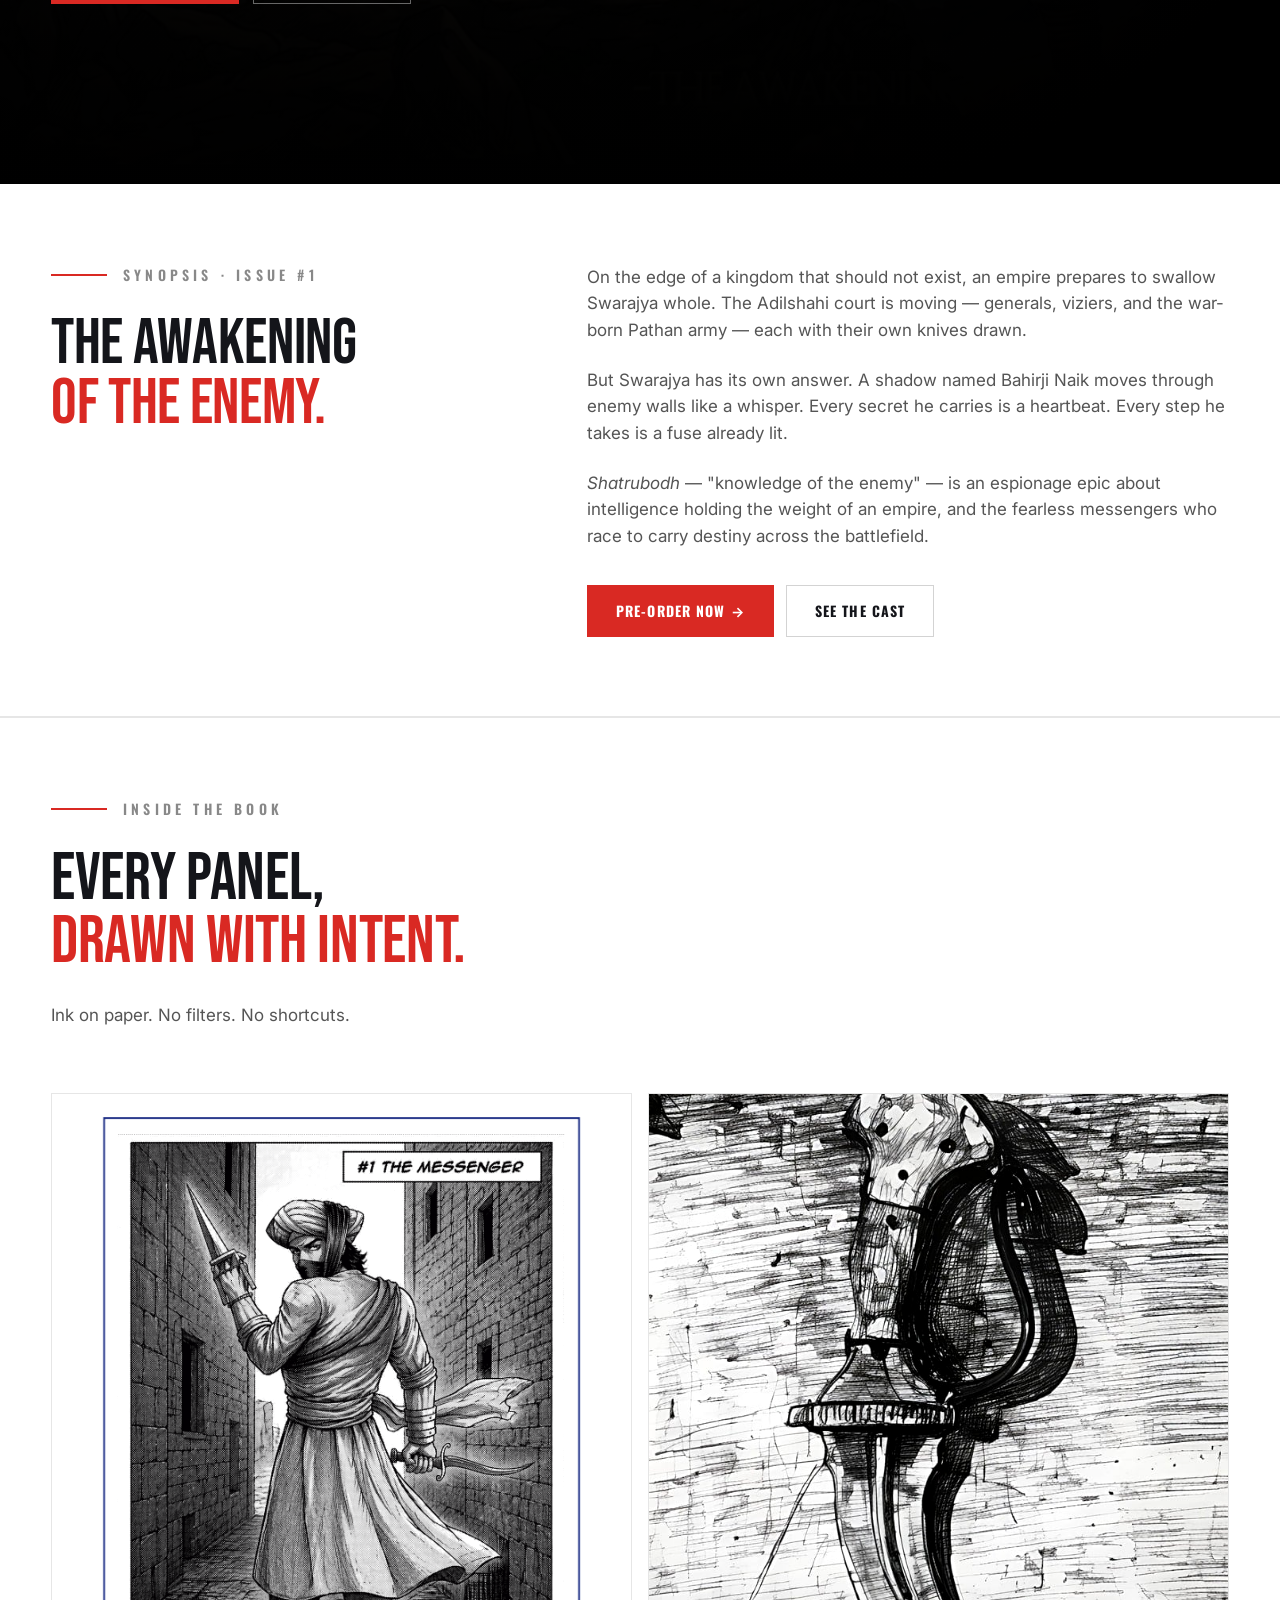
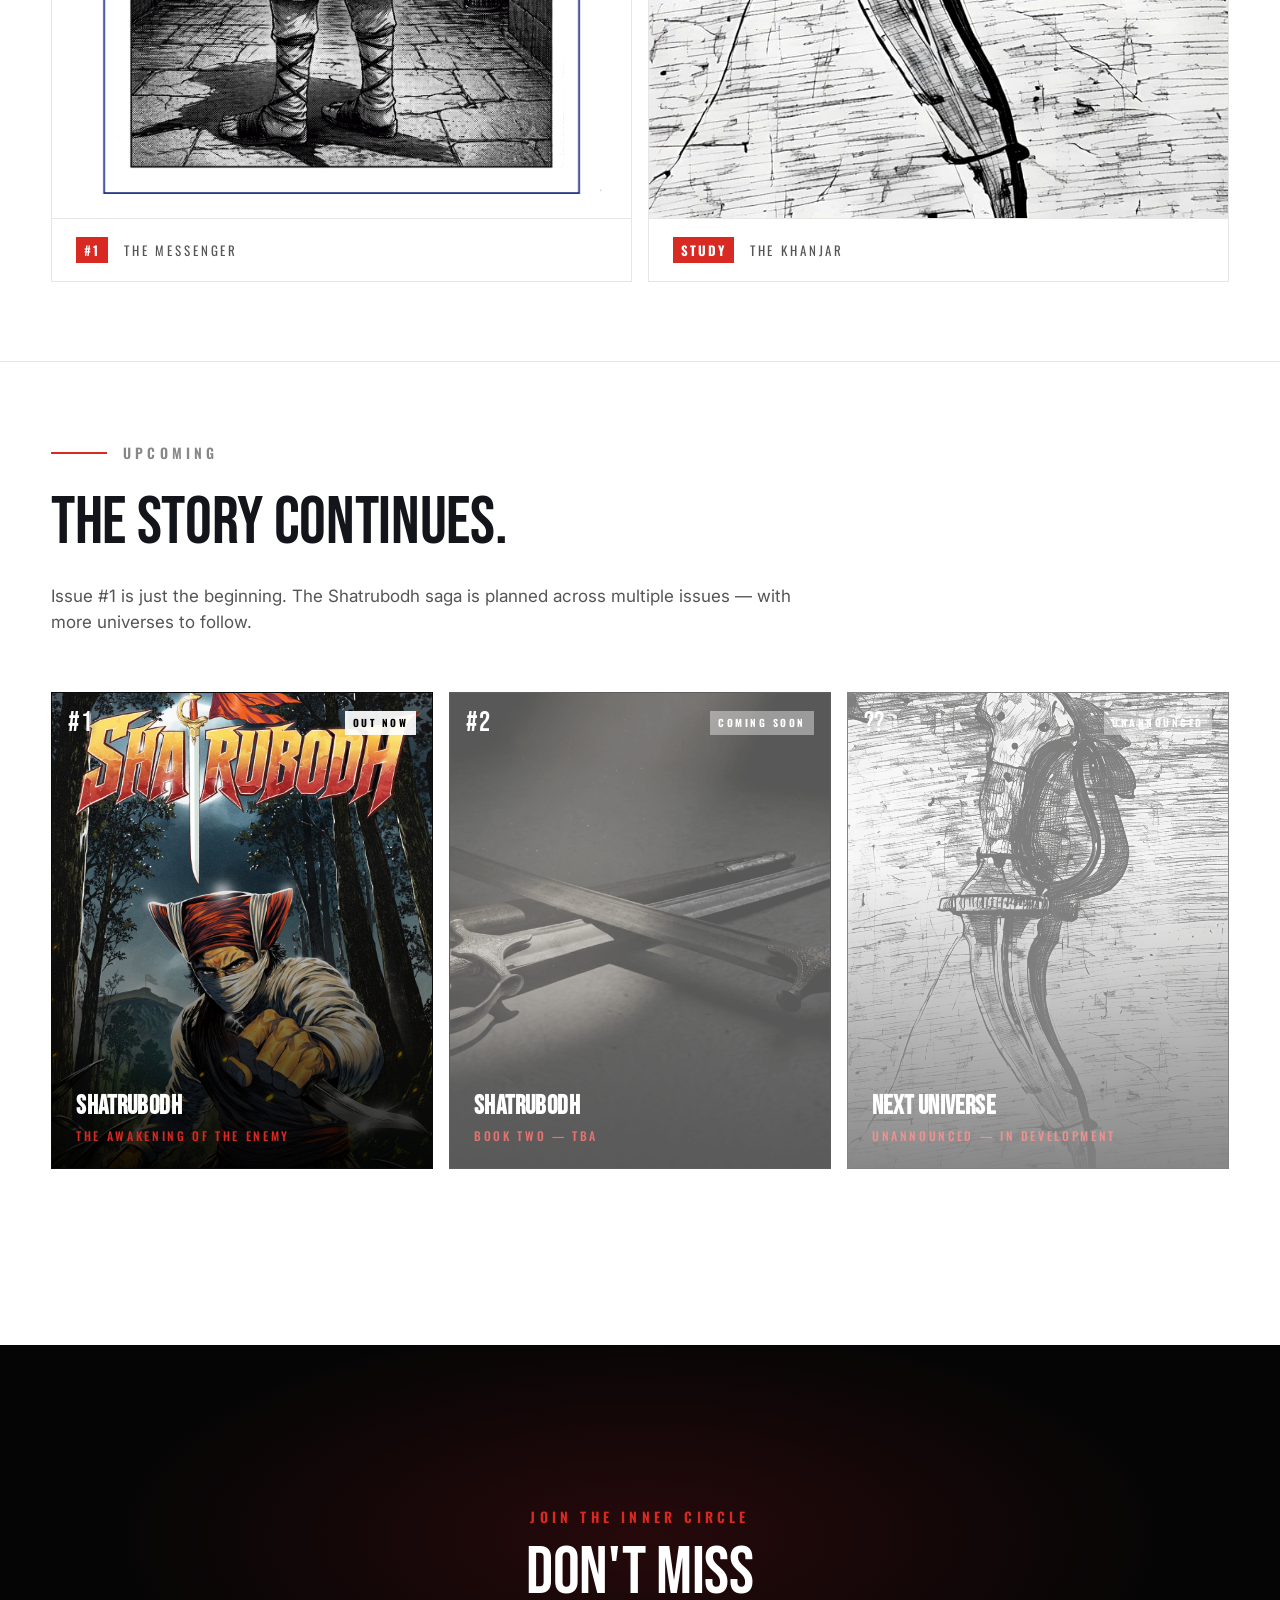
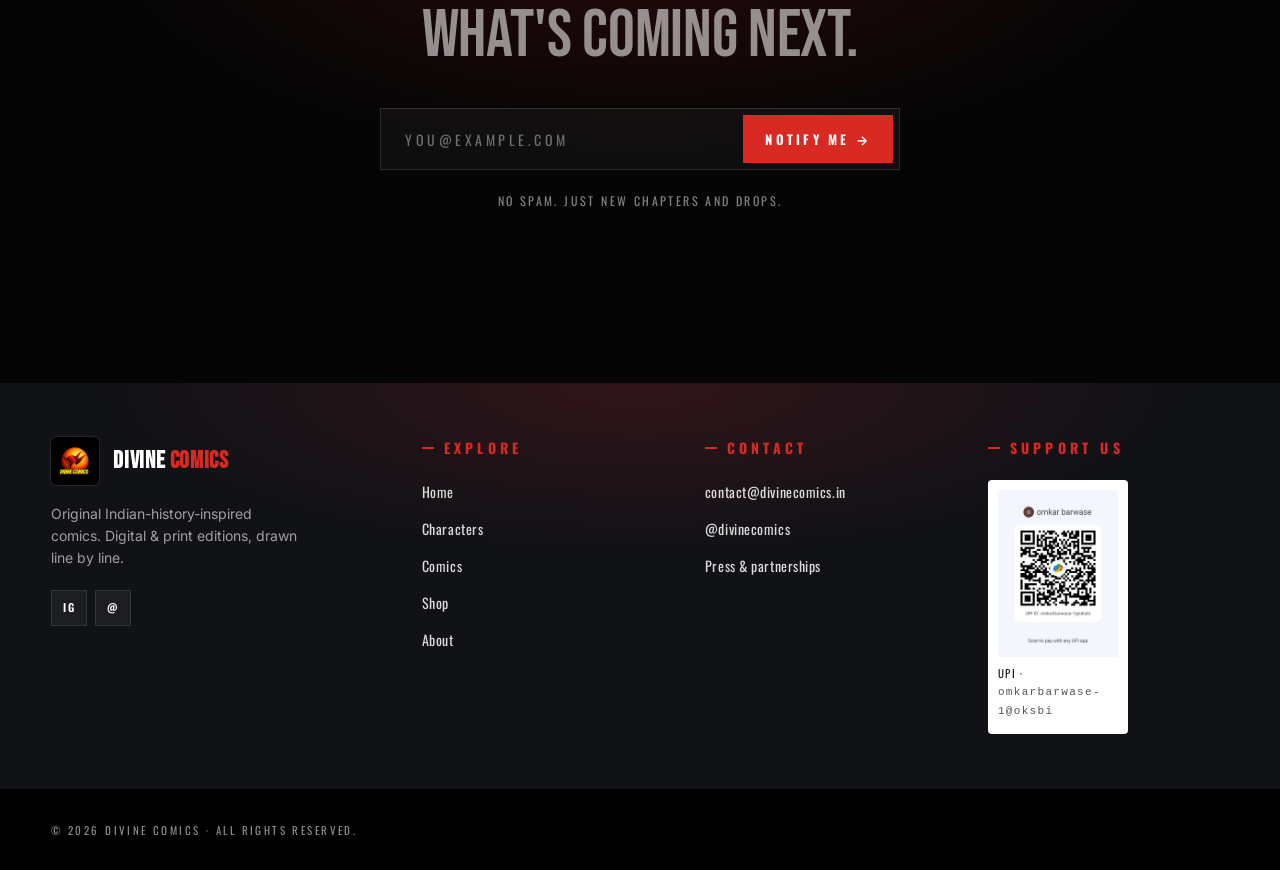
<file: comics.html>
<!doctype html>
<html lang="en">
<head>
<meta charset="utf-8" />
<meta name="viewport" content="width=device-width,initial-scale=1,viewport-fit=cover" />
<meta name="theme-color" content="#f6f3ec" />
<title>Comics — Divine Comics</title>
<meta name="description" content="Shatrubodh — The Awakening of the Enemy. The first issue from Divine Comics. Pre-orders open now." />
<link rel="icon" type="image/png" href="images/logo.jpg" />
<link rel="preconnect" href="https://fonts.googleapis.com" />
<link rel="preconnect" href="https://fonts.gstatic.com" crossorigin />
<link href="https://fonts.googleapis.com/css2?family=Bebas+Neue&family=Instrument+Serif:ital@0;1&family=Oswald:wght@400;500;600;700&family=Inter:wght@300;400;500;600;700&display=swap" rel="stylesheet" />
<link rel="stylesheet" href="styles.css" />
<link rel="stylesheet" href="modern.css" />
</head>
<body data-page="comics">
<a class="skip-link" href="#top">Skip to content</a>

<header class="nav" id="nav">
  <div class="nav__inner">
    <a href="index.html" class="nav__brand" aria-label="Comics Today — Divine Comics home">
      <span class="nav__logo"><img src="images/comics-today-logo.png" alt="Comics Today" /></span>
      <span class="nav__divider" aria-hidden="true"></span>
      <span class="nav__logo nav__logo--mark"><img src="images/logo.jpg" alt="Divine Comics" /></span>
    </a>
    <nav class="nav__links" aria-label="Primary">
      <a href="index.html">HOME</a>
      <a href="characters.html">CHARACTERS</a>
      <a href="comics.html" class="is-active">COMICS</a>
      <a href="shop.html">SHOP</a>
      <a href="about.html">ABOUT</a>
    </nav>
    <a href="#shatrubodh" class="nav__cta">PRE-ORDER</a>
    <button class="nav__menu" aria-label="Open menu" aria-expanded="false" id="menuBtn">
      <span></span><span></span><span></span>
    </button>
  </div>
</header>

<main id="top">

<!-- PAGE HERO -->
<section class="page-hero">
  <div class="page-hero__bg" aria-hidden="true">
    <img src="images/shatrubodh-wide.jpg" alt="" loading="eager" />
  </div>
  <div class="container page-hero__inner">
    <p class="page-hero__crumb"><a href="index.html">DIVINE COMICS</a><span>·</span><span>COMICS</span></p>
    <h1 class="reveal">THE <em>LIBRARY</em>.</h1>
    <p class="page-hero__sub reveal" style="--d:.15s">
      One book on the shelf today. More on the way. Drawn line by line, panel by panel — for readers who want the heft of history with the rhythm of manga.
    </p>
  </div>
</section>

<!-- MARQUEE -->
<aside class="marquee" aria-hidden="true">
  <div class="marquee__track">
    <span>ISSUE #1 · SHATRUBODH</span><span class="marquee__dot">●</span>
    <span>PRE-ORDERS OPEN</span><span class="marquee__dot">●</span>
    <span>THE AWAKENING OF THE ENEMY</span><span class="marquee__dot">●</span>
    <span>SHIPS WORLDWIDE</span><span class="marquee__dot">●</span>
    <span>ISSUE #1 · SHATRUBODH</span><span class="marquee__dot">●</span>
    <span>PRE-ORDERS OPEN</span><span class="marquee__dot">●</span>
    <span>THE AWAKENING OF THE ENEMY</span><span class="marquee__dot">●</span>
    <span>SHIPS WORLDWIDE</span><span class="marquee__dot">●</span>
  </div>
</aside>

<!-- FEATURED — SHATRUBODH -->
<section class="featured" id="shatrubodh">
  <div class="featured__bg" aria-hidden="true">
    <img src="images/shatrubodh-wide.jpg" alt="" loading="lazy" />
  </div>
  <div class="container featured__inner">
    <div class="featured__copy reveal">
      <div class="featured__chips">
        <span class="chip chip--red">PRE-ORDER OPEN</span>
        <span class="chip chip--ghost">ISSUE #1</span>
      </div>
      <h2 class="featured__title">SHATRU<br/>BODH</h2>
      <p class="featured__sub">— The Awakening of the Enemy</p>
      <p class="featured__text">
        An epic, never-seen-before tale of strategy and secrecy — where intelligence holds the weight of an empire, and fearless messengers race against time to carry destiny across the battlefield.
      </p>
      <ul class="featured__list">
        <li><span>PRINT</span><b>32-page first issue · premium matte</b></li>
        <li><span>DIGITAL</span><b>High-resolution PDF + reader</b></li>
        <li><span>EDITION</span><b>Numbered · first print only</b></li>
        <li><span>SHIPPING</span><b>Worldwide · tracked</b></li>
      </ul>
      <div class="featured__cta">
        <a href="mailto:contact@divinecomics.in?subject=Shatrubodh%20pre-order" class="btn btn--red">RESERVE A COPY →</a>
        <a href="characters.html" class="btn btn--ghost-light">MEET THE CAST</a>
      </div>
    </div>
    <div class="featured__cover reveal">
      <span class="cover-crop"><img src="images/shatrubodh-official-cover.jpg" alt="Shatrubodh Issue 1 cover" loading="lazy" /></span>
      <span class="featured__sticker">#1</span>
    </div>
  </div>
</section>

<!-- SYNOPSIS -->
<section class="section" style="background: var(--bg-2); border-bottom: 1px solid var(--line);">
  <div class="container synopsis__grid">
    <div class="reveal">
      <div class="section__head">
        <span class="section__rule"></span>
        <p class="eyebrow">SYNOPSIS · ISSUE #1</p>
      </div>
      <h2 class="display" style="font-size: clamp(40px, 5vw, 72px);">THE AWAKENING<br/><span class="ink">OF THE ENEMY.</span></h2>
    </div>
    <div class="reveal" style="--d:.15s">
      <p class="lead" style="margin-bottom: 24px;">
        On the edge of a kingdom that should not exist, an empire prepares to swallow Swarajya whole. The Adilshahi court is moving — generals, viziers, and the war-born Pathan army — each with their own knives drawn.
      </p>
      <p class="lead" style="margin-bottom: 24px;">
        But Swarajya has its own answer. A shadow named Bahirji Naik moves through enemy walls like a whisper. Every secret he carries is a heartbeat. Every step he takes is a fuse already lit.
      </p>
      <p class="lead">
        <em>Shatrubodh</em> — "knowledge of the enemy" — is an espionage epic about intelligence holding the weight of an empire, and the fearless messengers who race to carry destiny across the battlefield.
      </p>
      <div style="margin-top: 36px; display: flex; gap: 12px; flex-wrap: wrap;">
        <a href="mailto:contact@divinecomics.in?subject=Shatrubodh%20pre-order" class="btn btn--red">PRE-ORDER NOW →</a>
        <a href="characters.html" class="btn btn--ghost">SEE THE CAST</a>
      </div>
    </div>
  </div>
</section>

<!-- INTERIOR PEEK -->
<section class="peek section">
  <div class="container">
    <div class="section__head">
      <span class="section__rule"></span>
      <p class="eyebrow reveal">INSIDE THE BOOK</p>
    </div>
    <h2 class="display reveal">EVERY PANEL,<br/><span class="ink">DRAWN WITH INTENT.</span></h2>
    <p class="lead reveal">Ink on paper. No filters. No shortcuts.</p>
  </div>
  <div class="peek__grid container">
    <figure class="peek__page reveal">
      <img src="images/bahirji-naik.png" alt="Page 1 — The Messenger" loading="lazy" />
      <figcaption><span>#1</span> THE MESSENGER</figcaption>
    </figure>
    <figure class="peek__page reveal" style="--d:.1s">
      <img src="images/khanjar.jpg" alt="Khanjar — weapon study" loading="lazy" />
      <figcaption><span>STUDY</span> THE KHANJAR</figcaption>
    </figure>
  </div>
</section>

<!-- UPCOMING / SERIES -->
<section class="section" style="background: var(--bg);">
  <div class="container">
    <div class="section__head">
      <span class="section__rule"></span>
      <p class="eyebrow reveal">UPCOMING</p>
    </div>
    <h2 class="display reveal">THE STORY CONTINUES.</h2>
    <p class="lead reveal">Issue #1 is just the beginning. The Shatrubodh saga is planned across multiple issues — with more universes to follow.</p>

    <div class="chars__grid" style="margin-top: 56px;">
      <div class="cchar">
        <div class="cchar__media">
          <span class="cover-crop"><img src="images/shatrubodh-official-cover.jpg" alt="Shatrubodh #1" loading="lazy" /></span>
          <span class="cchar__num">#1</span>
          <span class="cchar__side">OUT NOW</span>
        </div>
        <div class="cchar__body">
          <h3>SHATRUBODH</h3>
          <p>The Awakening of the Enemy</p>
        </div>
      </div>
      <div class="cchar" style="opacity: .65;">
        <div class="cchar__media">
          <img src="images/swords.png" alt="Issue #2" loading="lazy" />
          <span class="cchar__num">#2</span>
          <span class="cchar__side" style="background: rgba(255,255,255,.4); color: #fff;">COMING SOON</span>
        </div>
        <div class="cchar__body">
          <h3>SHATRUBODH</h3>
          <p>Book Two — TBA</p>
        </div>
      </div>
      <div class="cchar" style="opacity: .5;">
        <div class="cchar__media">
          <img src="images/khanjar.jpg" alt="New universe" loading="lazy" />
          <span class="cchar__num">??</span>
          <span class="cchar__side" style="background: rgba(255,255,255,.4); color: #fff;">UNANNOUNCED</span>
        </div>
        <div class="cchar__body">
          <h3>NEXT UNIVERSE</h3>
          <p>Unannounced — in development</p>
        </div>
      </div>
    </div>
  </div>
</section>

<!-- CLOSING -->
<section class="closing">
  <div class="container reveal">
    <p class="eyebrow eyebrow--red">JOIN THE INNER CIRCLE</p>
    <h2 class="display display--white">DON'T MISS<br/><span class="muted">WHAT'S COMING NEXT.</span></h2>
    <form class="closing__form" onsubmit="handleSubscribe(event)">
      <label for="email" class="sr-only">Your email</label>
      <input id="email" type="email" required placeholder="YOU@EXAMPLE.COM" autocomplete="email" />
      <button type="submit">NOTIFY ME →</button>
    </form>
    <p class="closing__note" id="formNote">No spam. Just new chapters and drops.</p>
  </div>
</section>

</main>

<footer class="footer">
  <div class="footer__banner">
    <div class="footer__banner-mark">
      <img src="images/comics-today-logo.png" alt="Comics Today" />
    </div>
    <p class="footer__banner-tag">India's Leading Comics Magazine</p>
    <p class="footer__banner-line">Stories carved in grit, blood, and legacy.</p>
    <div class="footer__banner-cta">
      <a href="#shatrubodh" class="btn btn--red">PRE-ORDER SHATRUBODH →</a>
      <a href="mailto:contact@divinecomics.in" class="btn btn--ghost-light">CONTACT</a>
    </div>
  </div>
  <div class="footer__grid">
    <div class="footer__brand">
      <div class="footer__brand-row">
        <div class="footer__logo"><img src="images/logo.jpg" alt="Divine Comics" /></div>
        <h3>DIVINE<span>COMICS</span></h3>
      </div>
      <p>Original Indian-history-inspired comics. Digital &amp; print editions, drawn line by line.</p>
      <div class="footer__social">
        <a href="https://instagram.com" target="_blank" rel="noopener" aria-label="Instagram">IG</a>
        <a href="mailto:contact@divinecomics.in" aria-label="Email">@</a>
      </div>
    </div>
    <div class="footer__col">
      <h4>EXPLORE</h4>
      <ul>
        <li><a href="index.html">Home</a></li>
        <li><a href="characters.html">Characters</a></li>
        <li><a href="comics.html">Comics</a></li>
        <li><a href="shop.html">Shop</a></li>
        <li><a href="about.html">About</a></li>
      </ul>
    </div>
    <div class="footer__col">
      <h4>CONTACT</h4>
      <ul>
        <li><a href="mailto:contact@divinecomics.in">contact@divinecomics.in</a></li>
        <li><a href="https://instagram.com" target="_blank" rel="noopener">@divinecomics</a></li>
        <li><a href="comics.html#shatrubodh">Press &amp; partnerships</a></li>
      </ul>
    </div>
    <div class="footer__col footer__support">
      <h4>SUPPORT US</h4>
      <div class="footer__qr">
        <img src="images/upi-qr.jpg" alt="UPI QR — omkarbarwase-1@oksbi" />
        <p>UPI · <code>omkarbarwase-1@oksbi</code></p>
      </div>
    </div>
  </div>
  <div class="footer__bar">
    <div class="footer__bar-inner">
      <p>© 2026 DIVINE COMICS · ALL RIGHTS RESERVED.</p>
      <nav aria-label="Legal"><a href="#">TERMS</a><a href="#">PRIVACY</a><a href="#">COOKIES</a></nav>
    </div>
  </div>
</footer>

<script src="app.js" defer></script>
</body>
</html>
</file>
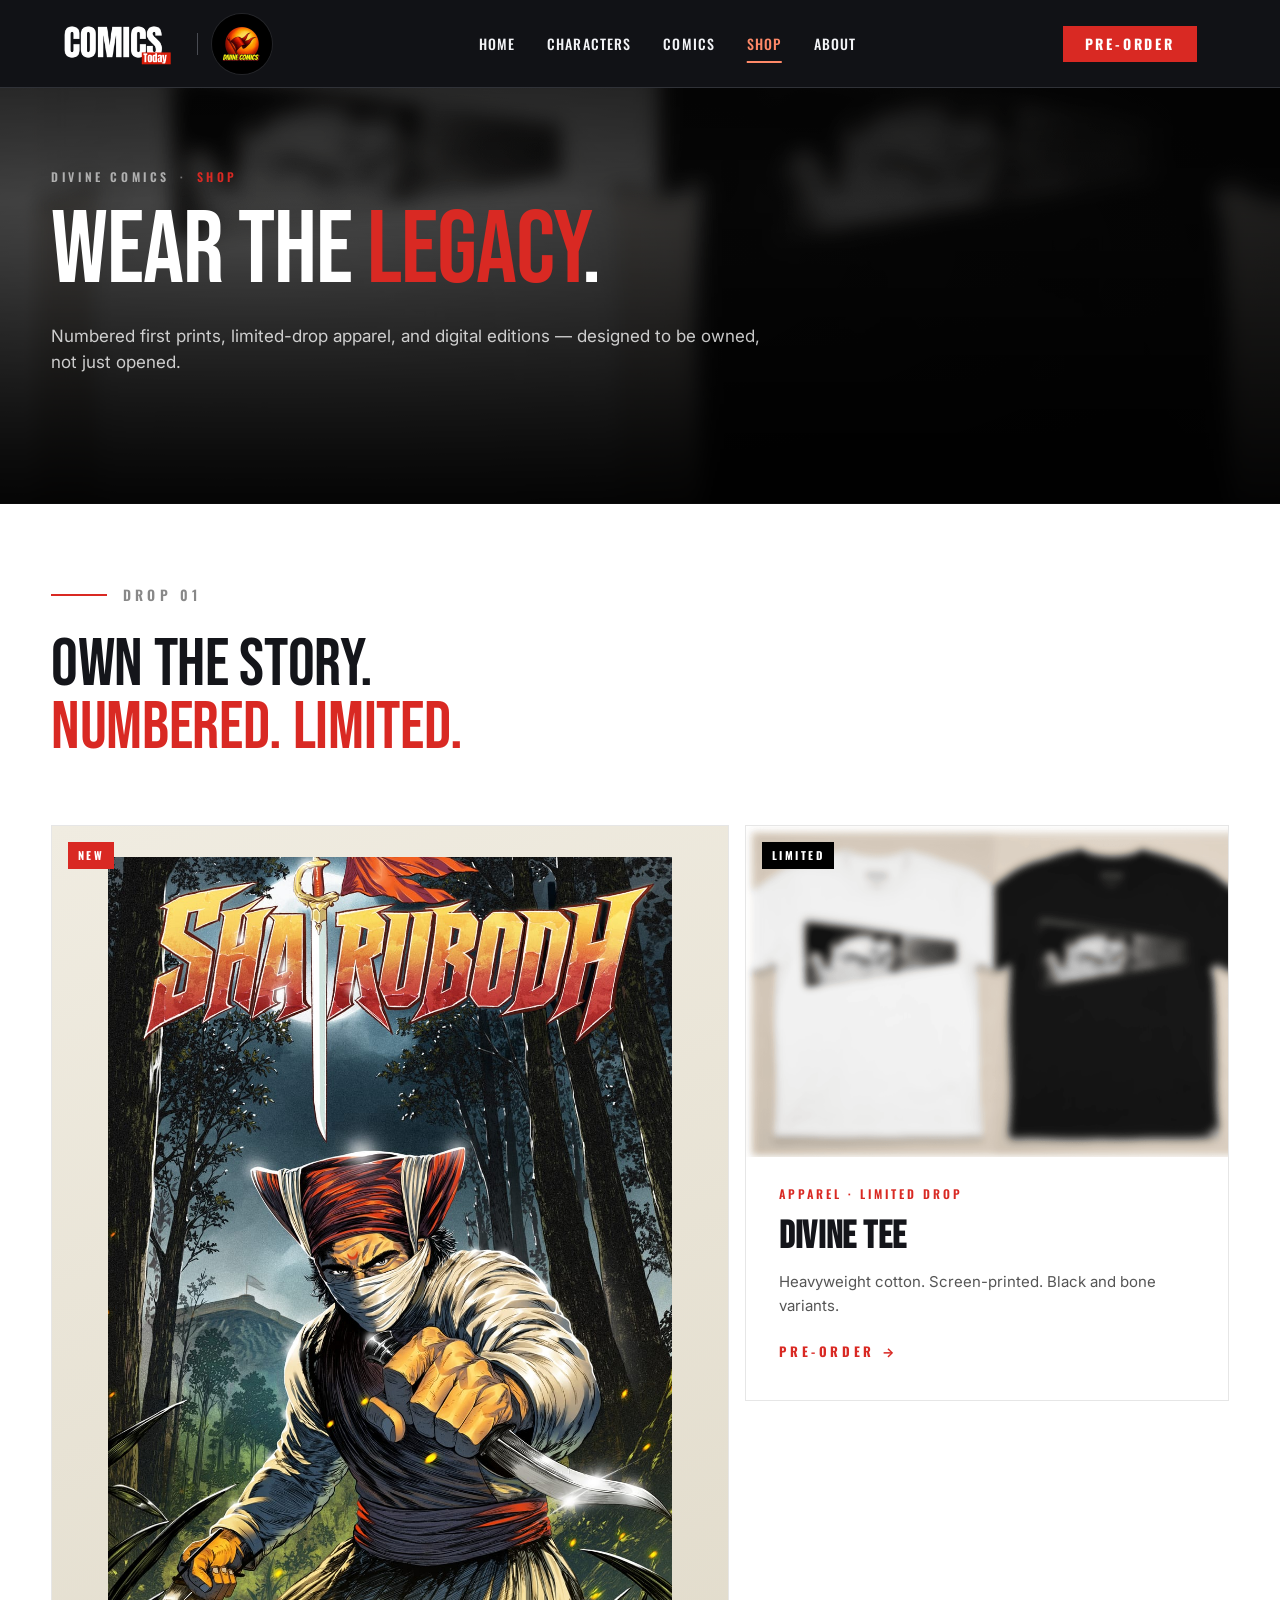
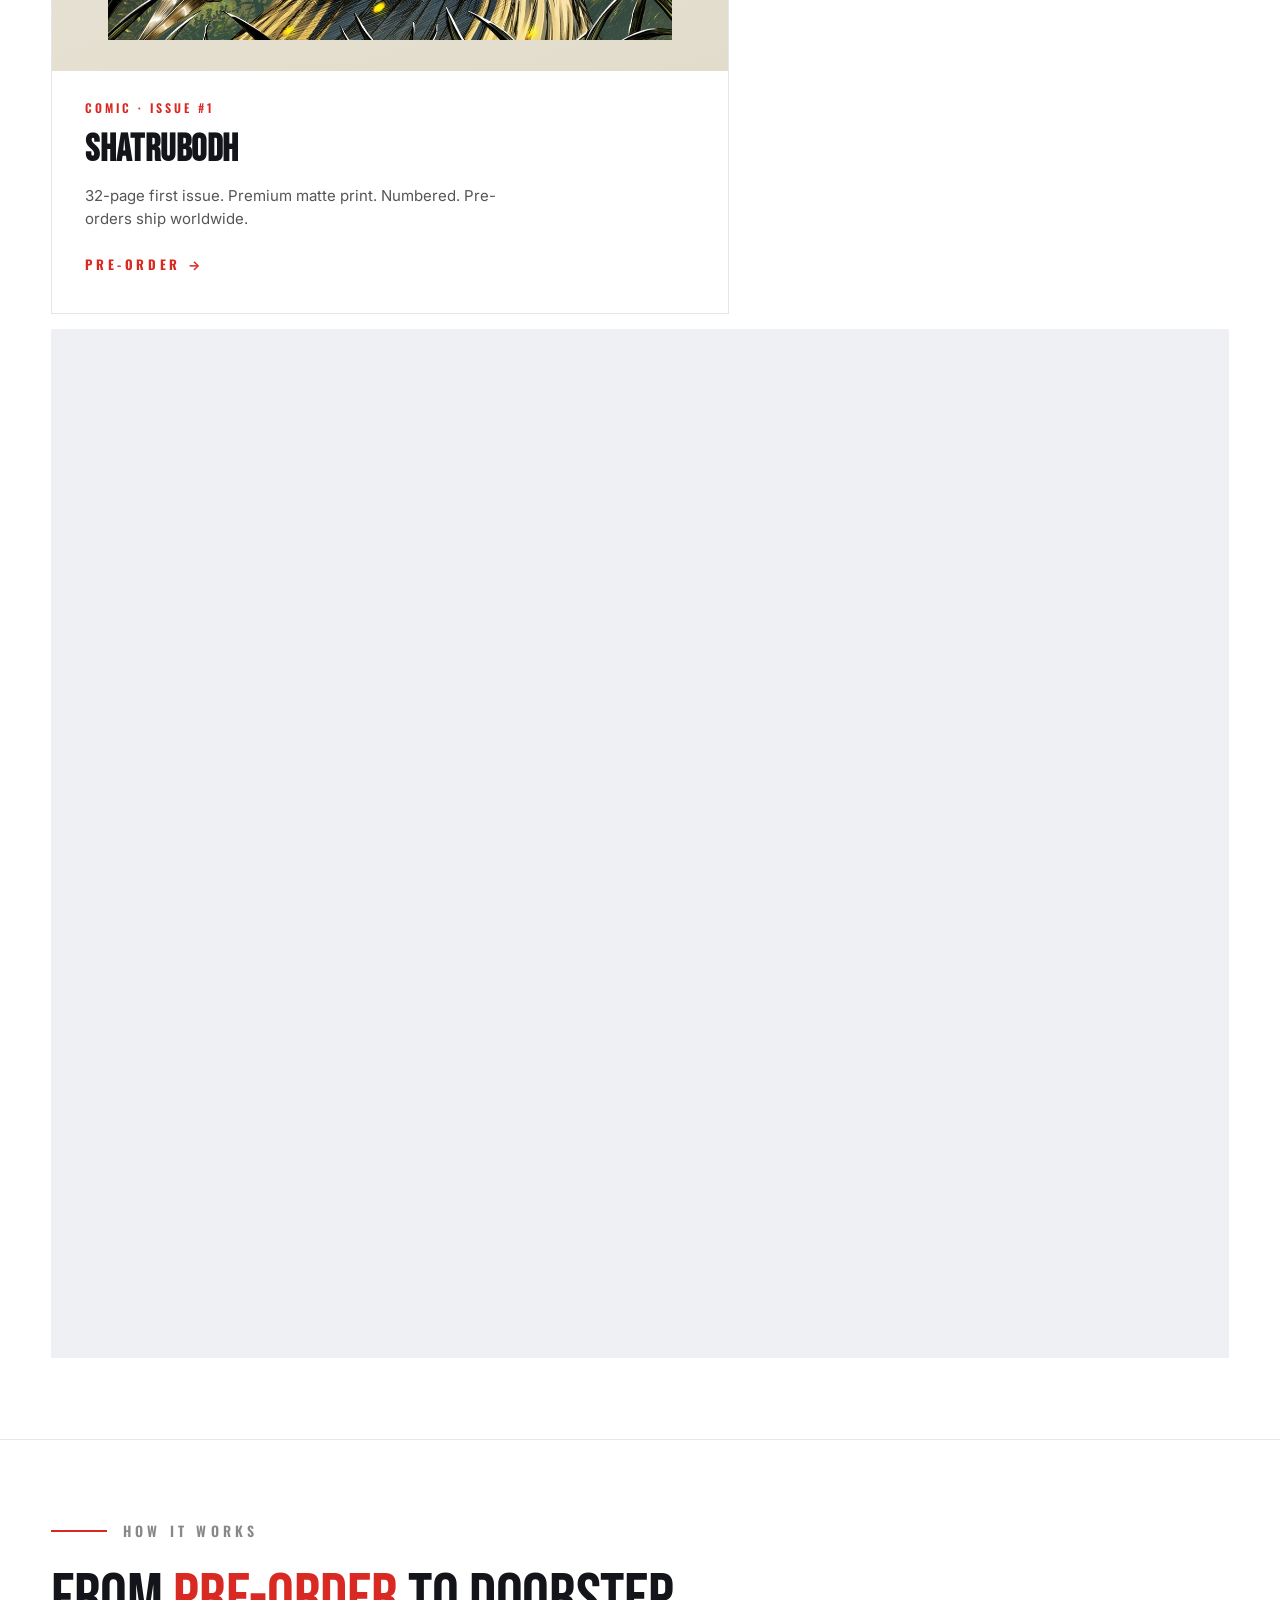
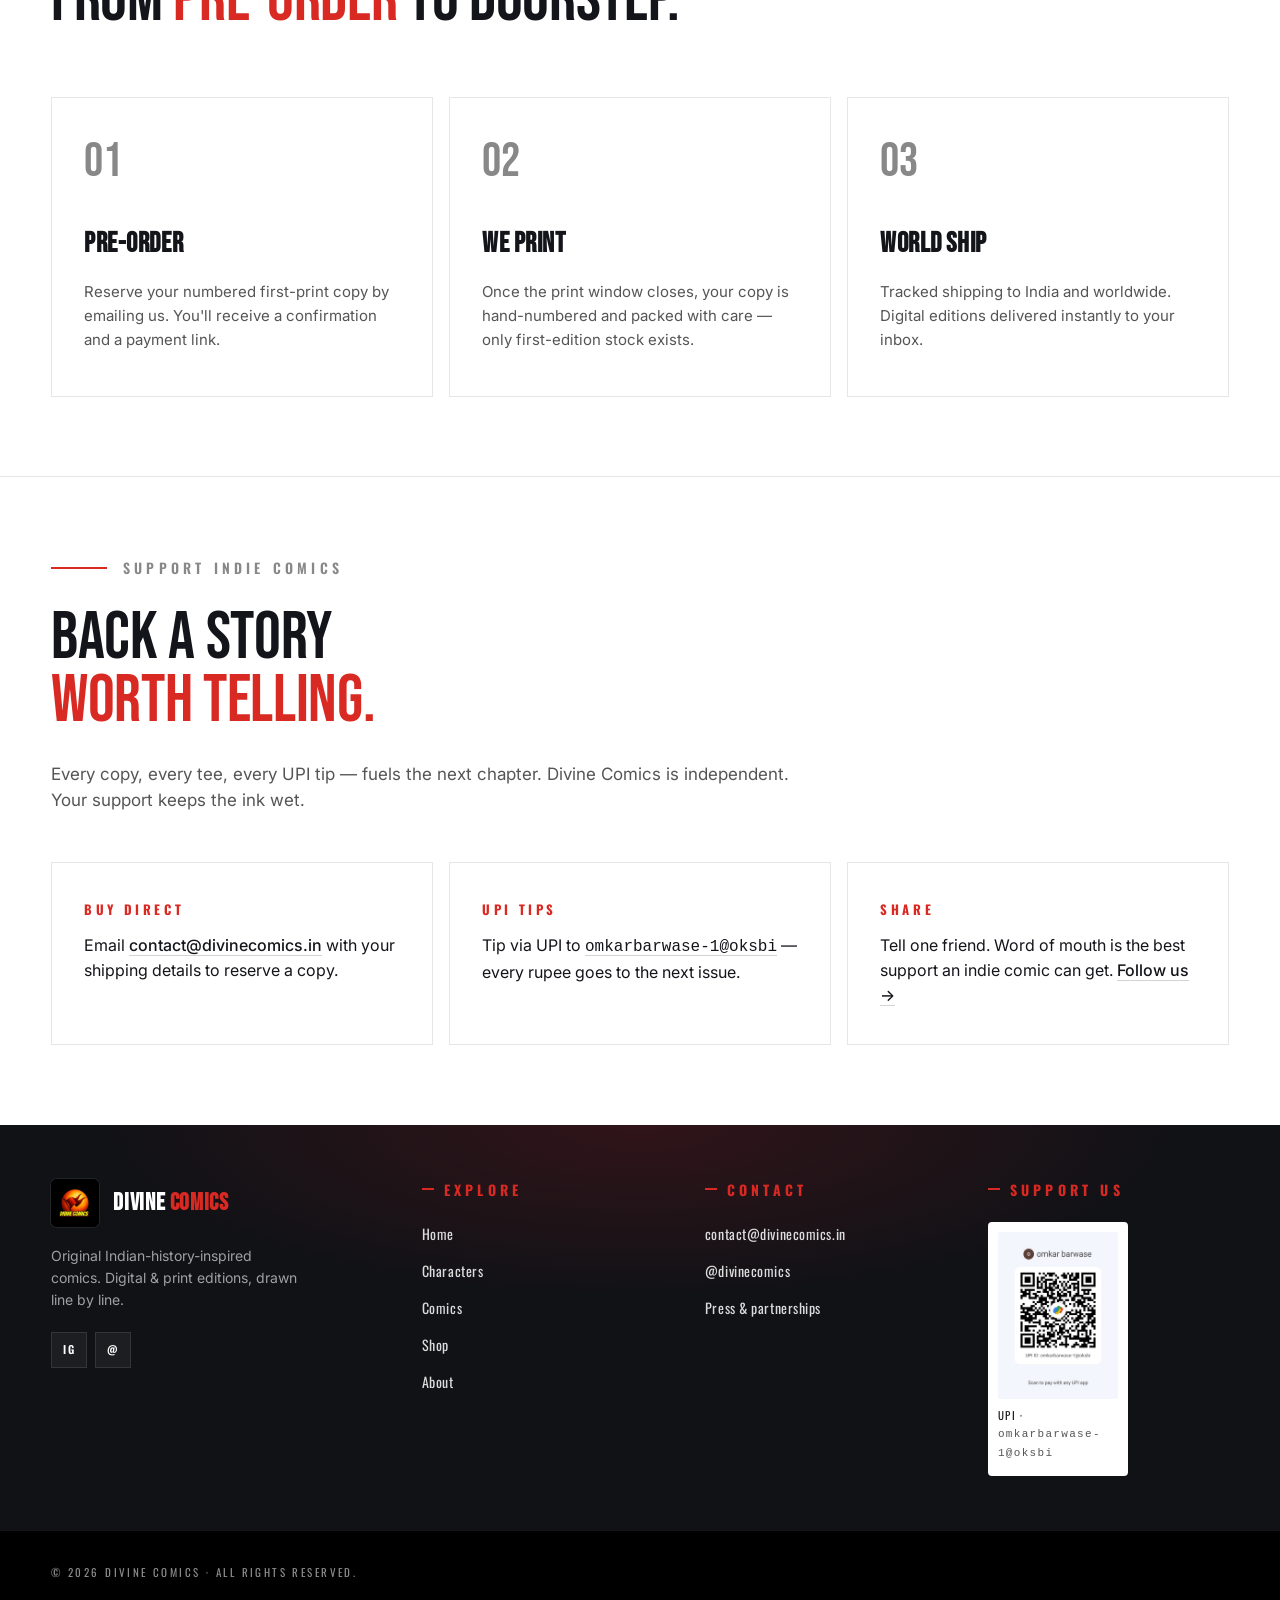
<file: shop.html>
<!doctype html>
<html lang="en">
<head>
<meta charset="utf-8" />
<meta name="viewport" content="width=device-width,initial-scale=1,viewport-fit=cover" />
<meta name="theme-color" content="#f6f3ec" />
<title>Shop — Divine Comics</title>
<meta name="description" content="Wear the legacy. Own the story. Numbered first prints, limited-edition apparel, and digital editions from Divine Comics." />
<link rel="icon" type="image/png" href="images/logo.jpg" />
<link rel="preconnect" href="https://fonts.googleapis.com" />
<link rel="preconnect" href="https://fonts.gstatic.com" crossorigin />
<link href="https://fonts.googleapis.com/css2?family=Bebas+Neue&family=Instrument+Serif:ital@0;1&family=Oswald:wght@400;500;600;700&family=Inter:wght@300;400;500;600;700&display=swap" rel="stylesheet" />
<link rel="stylesheet" href="styles.css" />
<link rel="stylesheet" href="modern.css" />
</head>
<body data-page="shop">
<a class="skip-link" href="#top">Skip to content</a>

<header class="nav" id="nav">
  <div class="nav__inner">
    <a href="index.html" class="nav__brand" aria-label="Comics Today — Divine Comics home">
      <span class="nav__logo"><img src="images/comics-today-logo.png" alt="Comics Today" /></span>
      <span class="nav__divider" aria-hidden="true"></span>
      <span class="nav__logo nav__logo--mark"><img src="images/logo.jpg" alt="Divine Comics" /></span>
    </a>
    <nav class="nav__links" aria-label="Primary">
      <a href="index.html">HOME</a>
      <a href="characters.html">CHARACTERS</a>
      <a href="comics.html">COMICS</a>
      <a href="shop.html" class="is-active">SHOP</a>
      <a href="about.html">ABOUT</a>
    </nav>
    <a href="comics.html#shatrubodh" class="nav__cta">PRE-ORDER</a>
    <button class="nav__menu" aria-label="Open menu" aria-expanded="false" id="menuBtn">
      <span></span><span></span><span></span>
    </button>
  </div>
</header>

<main id="top">

<!-- PAGE HERO -->
<section class="page-hero">
  <div class="page-hero__bg" aria-hidden="true">
    <img src="images/tshirts.png" alt="" loading="eager" />
  </div>
  <div class="container page-hero__inner">
    <p class="page-hero__crumb"><a href="index.html">DIVINE COMICS</a><span>·</span><span>SHOP</span></p>
    <h1 class="reveal">WEAR THE <em>LEGACY</em>.</h1>
    <p class="page-hero__sub reveal" style="--d:.15s">
      Numbered first prints, limited-drop apparel, and digital editions — designed to be owned, not just opened.
    </p>
  </div>
</section>

<!-- SHOP GRID -->
<section class="shop section">
  <div class="container">
    <div class="section__head">
      <span class="section__rule"></span>
      <p class="eyebrow reveal">DROP 01</p>
    </div>
    <h2 class="display reveal">OWN THE STORY.<br/><span class="ink">NUMBERED. LIMITED.</span></h2>
  </div>

  <div class="container shop__grid">
    <a class="shop__card shop__card--feature reveal" href="mailto:contact@divinecomics.in?subject=Shatrubodh%20pre-order">
      <div class="shop__media shop__media--light">
        <span class="cover-crop"><img src="images/shatrubodh-official-cover.jpg" alt="Shatrubodh Issue 1 cover" loading="lazy" /></span>
        <span class="shop__badge shop__badge--red">NEW</span>
      </div>
      <div class="shop__body">
        <p class="shop__tag">COMIC · ISSUE #1</p>
        <h3 class="shop__title">SHATRUBODH</h3>
        <p class="shop__sub">32-page first issue. Premium matte print. Numbered. Pre-orders ship worldwide.</p>
        <span class="shop__cta">PRE-ORDER →</span>
      </div>
    </a>

    <a class="shop__card reveal" href="mailto:contact@divinecomics.in?subject=Limited%20Edition%20Tee%20pre-order" style="--d:.08s">
      <div class="shop__media shop__media--neutral">
        <img src="images/tshirts.png" alt="Limited edition Divine Comics tees" loading="lazy" />
        <span class="shop__badge shop__badge--dark">LIMITED</span>
      </div>
      <div class="shop__body">
        <p class="shop__tag">APPAREL · LIMITED DROP</p>
        <h3 class="shop__title">DIVINE TEE</h3>
        <p class="shop__sub">Heavyweight cotton. Screen-printed. Black and bone variants.</p>
        <span class="shop__cta">PRE-ORDER →</span>
      </div>
    </a>

    <a class="shop__card shop__card--dark reveal" href="#newsletter" style="--d:.16s">
      <div class="shop__media shop__media--dark">
        <img src="images/swords.png" alt="Coming soon" loading="lazy" />
        <span class="shop__badge shop__badge--red">SOON</span>
      </div>
      <div class="shop__body">
        <p class="shop__tag">COMING SOON</p>
        <h3 class="shop__title">MORE FROM THE UNIVERSE</h3>
        <p class="shop__sub">Posters, art prints, and special editions in the next drop.</p>
        <span class="shop__cta">GET NOTIFIED →</span>
      </div>
    </a>
  </div>
</section>

<!-- HOW IT WORKS -->
<section class="section" style="background: var(--bg-2); border-top: 1px solid var(--line); border-bottom: 1px solid var(--line);">
  <div class="container">
    <div class="section__head">
      <span class="section__rule"></span>
      <p class="eyebrow reveal">HOW IT WORKS</p>
    </div>
    <h2 class="display reveal">FROM <span class="ink">PRE-ORDER</span> TO DOORSTEP.</h2>

    <div class="world__grid">
      <div class="world__card reveal">
        <div class="world__num">01</div>
        <h3>PRE-ORDER</h3>
        <p>Reserve your numbered first-print copy by emailing us. You'll receive a confirmation and a payment link.</p>
      </div>
      <div class="world__card reveal" style="--d:.1s">
        <div class="world__num">02</div>
        <h3>WE PRINT</h3>
        <p>Once the print window closes, your copy is hand-numbered and packed with care — only first-edition stock exists.</p>
      </div>
      <div class="world__card reveal" style="--d:.2s">
        <div class="world__num">03</div>
        <h3>WORLD SHIP</h3>
        <p>Tracked shipping to India and worldwide. Digital editions delivered instantly to your inbox.</p>
      </div>
    </div>
  </div>
</section>

<!-- SUPPORT -->
<section class="section" id="newsletter">
  <div class="container">
    <div class="section__head">
      <span class="section__rule"></span>
      <p class="eyebrow reveal">SUPPORT INDIE COMICS</p>
    </div>
    <h2 class="display reveal">BACK A STORY<br/><span class="ink">WORTH TELLING.</span></h2>
    <p class="lead reveal">Every copy, every tee, every UPI tip — fuels the next chapter. Divine Comics is independent. Your support keeps the ink wet.</p>

    <div class="contact-block__grid" style="margin-top: 48px;">
      <div class="contact-card reveal">
        <h4>BUY DIRECT</h4>
        <p>Email <a href="mailto:contact@divinecomics.in">contact@divinecomics.in</a> with your shipping details to reserve a copy.</p>
      </div>
      <div class="contact-card reveal" style="--d:.08s">
        <h4>UPI TIPS</h4>
        <p>Tip via UPI to <a href="#"><code>omkarbarwase-1@oksbi</code></a> — every rupee goes to the next issue.</p>
      </div>
      <div class="contact-card reveal" style="--d:.16s">
        <h4>SHARE</h4>
        <p>Tell one friend. Word of mouth is the best support an indie comic can get. <a href="https://instagram.com" target="_blank" rel="noopener">Follow us →</a></p>
      </div>
    </div>
  </div>
</section>

</main>

<footer class="footer">
  <div class="footer__banner">
    <div class="footer__banner-mark">
      <img src="images/comics-today-logo.png" alt="Comics Today" />
    </div>
    <p class="footer__banner-tag">India's Leading Comics Magazine</p>
    <p class="footer__banner-line">Stories carved in grit, blood, and legacy.</p>
    <div class="footer__banner-cta">
      <a href="comics.html#shatrubodh" class="btn btn--red">PRE-ORDER SHATRUBODH →</a>
      <a href="mailto:contact@divinecomics.in" class="btn btn--ghost-light">CONTACT</a>
    </div>
  </div>
  <div class="footer__grid">
    <div class="footer__brand">
      <div class="footer__brand-row">
        <div class="footer__logo"><img src="images/logo.jpg" alt="Divine Comics" /></div>
        <h3>DIVINE<span>COMICS</span></h3>
      </div>
      <p>Original Indian-history-inspired comics. Digital &amp; print editions, drawn line by line.</p>
      <div class="footer__social">
        <a href="https://instagram.com" target="_blank" rel="noopener" aria-label="Instagram">IG</a>
        <a href="mailto:contact@divinecomics.in" aria-label="Email">@</a>
      </div>
    </div>
    <div class="footer__col">
      <h4>EXPLORE</h4>
      <ul>
        <li><a href="index.html">Home</a></li>
        <li><a href="characters.html">Characters</a></li>
        <li><a href="comics.html">Comics</a></li>
        <li><a href="shop.html">Shop</a></li>
        <li><a href="about.html">About</a></li>
      </ul>
    </div>
    <div class="footer__col">
      <h4>CONTACT</h4>
      <ul>
        <li><a href="mailto:contact@divinecomics.in">contact@divinecomics.in</a></li>
        <li><a href="https://instagram.com" target="_blank" rel="noopener">@divinecomics</a></li>
        <li><a href="comics.html#shatrubodh">Press &amp; partnerships</a></li>
      </ul>
    </div>
    <div class="footer__col footer__support">
      <h4>SUPPORT US</h4>
      <div class="footer__qr">
        <img src="images/upi-qr.jpg" alt="UPI QR — omkarbarwase-1@oksbi" />
        <p>UPI · <code>omkarbarwase-1@oksbi</code></p>
      </div>
    </div>
  </div>
  <div class="footer__bar">
    <div class="footer__bar-inner">
      <p>© 2026 DIVINE COMICS · ALL RIGHTS RESERVED.</p>
      <nav aria-label="Legal"><a href="#">TERMS</a><a href="#">PRIVACY</a><a href="#">COOKIES</a></nav>
    </div>
  </div>
</footer>

<script src="app.js" defer></script>
</body>
</html>
</file>
<file: styles.css>
/* ============================================================
   Divine Comics — Editorial-cinematic, multi-page
   Light cream base · cinematic dark moments · red accent
   ============================================================ */

*,*::before,*::after { box-sizing: border-box; }
html { -webkit-text-size-adjust: 100%; scroll-behavior: smooth; }
body {
  margin: 0;
  font-family: "Inter", -apple-system, BlinkMacSystemFont, "Segoe UI", Roboto, "Helvetica Neue", Arial, sans-serif;
  font-size: 16px;
  line-height: 1.55;
  color: var(--fg);
  background: var(--bg);
  -webkit-font-smoothing: antialiased;
  -moz-osx-font-smoothing: grayscale;
  text-rendering: optimizeLegibility;
  overflow-x: hidden;
}
img { max-width: 100%; display: block; }
a { color: inherit; text-decoration: none; }
button { font: inherit; }

/* ---------- TOKENS ---------- */
:root {
  --bg:        #f6f3ec;            /* warm cream paper */
  --bg-soft:   #ece8de;
  --bg-2:      #ffffff;
  --bg-3:      #ebe6da;
  --panel:     #ffffff;
  --line:      rgba(15,15,15,0.10);
  --line-2:    rgba(15,15,15,0.18);
  --fg:        #141414;
  --fg-soft:   #555;
  --fg-faint:  #888;
  --ink:       #0c0c0c;
  --red:       #d4202a;            /* slightly deeper for light bg */
  --red-h:     #ea2530;
  --red-tint:  rgba(212, 32, 42, 0.08);

  --display:   "Bebas Neue", "Oswald", "Inter", sans-serif;
  --condensed: "Oswald", "Inter", sans-serif;
  --container: 1360px;
  --pad-x:     clamp(18px, 4vw, 56px);
  --nav-h:     64px;
  --ease:      cubic-bezier(.2,.7,.2,1);
}

/* Global overflow guard — long display words shouldn't punch out of the viewport */
.display, .hero__title, .page-hero h1, .featured__title, .dossier__name,
.char-profile__name, .story-block__title, .shop__title {
  overflow-wrap: break-word;
  word-break: keep-all;
  hyphens: none;
}

/* ---------- UTILITIES ---------- */
.container { max-width: var(--container); margin: 0 auto; padding-inline: var(--pad-x); }
.sr-only { position:absolute; width:1px; height:1px; padding:0; margin:-1px; overflow:hidden; clip:rect(0,0,0,0); white-space:nowrap; border:0; }
.section { padding-block: clamp(80px, 11vw, 160px); position: relative; }

.eyebrow {
  font-family: var(--condensed);
  font-size: 13px; letter-spacing: .3em; font-weight: 600;
  text-transform: uppercase;
  color: var(--fg-faint);
  margin: 0;
}
.eyebrow--red { color: var(--red); }

.section__head {
  display: flex; align-items: center; gap: 16px;
  margin: 0 0 28px;
}
.section__rule {
  width: 56px; height: 2px; background: var(--red);
  display: inline-block;
}

.display {
  font-family: var(--display);
  font-size: clamp(34px, 7vw, 132px);
  line-height: 0.95;
  letter-spacing: -0.005em;
  font-weight: 400;
  color: var(--ink);
  text-transform: uppercase;
  margin: 0 0 28px;
}
.display .ink { color: var(--red); }
.display--white { color: #fff; }
.display .muted { color: rgba(255,255,255,.55); }
.section--dark .display .muted { color: rgba(255,255,255,.5); }

.lead {
  font-size: clamp(17px, 1.3vw, 20px);
  line-height: 1.55;
  color: var(--fg-soft);
  max-width: 760px;
  margin: 0;
}
.serif { font-family: "Instrument Serif", "Georgia", serif; font-style: italic; font-weight: 400; }

/* ---------- CHIPS ---------- */
.chip {
  display: inline-flex; align-items: center; height: 26px;
  padding: 0 12px; border-radius: 3px;
  background: rgba(15,15,15,0.06);
  border: 1px solid var(--line);
  color: var(--ink);
  font-family: var(--condensed);
  font-size: 11px; font-weight: 600; letter-spacing: .18em;
  text-transform: uppercase;
}
.chip--red { background: var(--red); border-color: var(--red); color: #fff; }
.chip--ghost { background: rgba(255,255,255,0.08); border-color: rgba(255,255,255,.18); color: #fff; }

/* ---------- BUTTONS ---------- */
.btn {
  display: inline-flex; align-items: center; justify-content: center;
  height: 52px; padding: 0 28px;
  font-family: var(--condensed);
  font-size: 14px; font-weight: 700; letter-spacing: .2em;
  text-transform: uppercase;
  border: 1px solid transparent; border-radius: 2px;
  transition: background .2s var(--ease), color .2s var(--ease), border-color .2s var(--ease), transform .2s var(--ease);
  cursor: pointer; white-space: nowrap; overflow: hidden; position: relative;
}
.btn--red { background: var(--red); color: #fff; box-shadow: 0 10px 28px rgba(212,32,42,.28); }
.btn--red:hover { background: var(--red-h); transform: translateY(-1px); }
.btn--dark { background: var(--ink); color: #fff; }
.btn--dark:hover { background: #000; transform: translateY(-1px); }
.btn--ghost {
  background: transparent;
  color: var(--ink);
  border-color: var(--line-2);
}
.btn--ghost:hover { background: var(--ink); color: #fff; border-color: var(--ink); }
.btn--ghost-light {
  background: transparent;
  color: #fff;
  border-color: rgba(255,255,255,.4);
}
.btn--ghost-light:hover { background: #fff; color: #000; border-color: #fff; }

/* ============================================================
   NAV
   ============================================================ */
.nav {
  position: fixed; top: 0; left: 0; right: 0; z-index: 100;
  height: var(--nav-h);
  background: rgba(8,8,8,0.86);
  backdrop-filter: blur(16px) saturate(160%);
  -webkit-backdrop-filter: blur(16px) saturate(160%);
  border-bottom: 1px solid rgba(255,255,255,0.08);
  transform: translateY(0);
  transition: transform .35s var(--ease), background .25s var(--ease);
}
.nav.is-hidden { transform: translateY(-100%); }
.nav .nav__links a { color: #fff; }
.nav .nav__menu span { background: #fff; }

.nav__inner {
  height: 100%;
  max-width: var(--container);
  margin: 0 auto;
  padding-inline: var(--pad-x);
  display: grid;
  grid-template-columns: auto 1fr auto auto;
  align-items: center;
  gap: 32px;
}
.nav__brand {
  display: inline-flex; align-items: center; gap: 14px;
  text-decoration: none;
}
.nav__logo {
  display: inline-flex; align-items: center;
  height: 34px;
}
.nav__logo img {
  height: 100%; width: auto;
  display: block;
}
.nav__logo--mark {
  width: 38px; height: 38px;
  background: #000; border-radius: 6px;
  overflow: hidden;
  box-shadow: 0 0 0 1px rgba(255,255,255,.08);
}
.nav__logo--mark img {
  width: 100%; height: 100%; object-fit: cover;
}
.nav__divider {
  width: 1px; height: 22px;
  background: rgba(255,255,255,0.22);
  display: inline-block;
}
@media (max-width: 720px) {
  .nav__logo { height: 28px; }
  .nav__logo--mark { width: 32px; height: 32px; }
  .nav__brand { gap: 10px; }
}
.nav__links { display: flex; justify-content: center; gap: 32px; }
.nav__links a {
  font-family: var(--condensed);
  font-size: 13px; font-weight: 500; letter-spacing: .2em;
  color: var(--ink); opacity: .8;
  text-transform: uppercase;
  position: relative;
  padding: 8px 0;
  transition: color .2s var(--ease), opacity .2s var(--ease);
}
.nav__links a::after {
  content: ""; position: absolute; left: 50%; bottom: 0;
  width: 0; height: 2px; background: var(--red);
  transform: translateX(-50%);
  transition: width .25s var(--ease);
}
.nav__links a:hover, .nav__links a.is-active { opacity: 1; color: var(--red); }
.nav__links a:hover::after, .nav__links a.is-active::after { width: 100%; }

.nav__cta {
  display: inline-flex; align-items: center;
  height: 36px; padding: 0 18px; border-radius: 2px;
  background: var(--red); color: #fff;
  font-family: var(--condensed);
  font-size: 12px; font-weight: 700; letter-spacing: .2em;
  text-transform: uppercase;
  transition: background .2s var(--ease), transform .2s var(--ease);
}
.nav__cta:hover { background: var(--red-h); transform: translateY(-1px); }
.nav__menu {
  display: none;
  width: 36px; height: 36px; background: transparent; border: 0;
  padding: 0; position: relative; cursor: pointer;
}
.nav__menu span {
  position: absolute; left: 8px; right: 8px; height: 2px;
  background: var(--ink);
  transition: transform .25s var(--ease), opacity .25s var(--ease);
}
.nav__menu span:nth-child(1) { top: 12px; }
.nav__menu span:nth-child(2) { top: 50%; transform: translateY(-1px); }
.nav__menu span:nth-child(3) { bottom: 12px; }
.nav.is-open .nav__menu span:nth-child(1) { transform: translateY(6px) rotate(45deg); }
.nav.is-open .nav__menu span:nth-child(2) { opacity: 0; }
.nav.is-open .nav__menu span:nth-child(3) { transform: translateY(-6px) rotate(-45deg); }

@media (max-width: 980px) {
  .nav__inner { grid-template-columns: auto 1fr auto; gap: 12px; }
  .nav__menu { display: inline-block; }
  .nav__cta { display: none; }
  .nav__links {
    position: absolute; left: 0; right: 0; top: var(--nav-h);
    background: rgba(246,243,236,0.98);
    flex-direction: column; align-items: flex-start;
    padding: 28px var(--pad-x);
    gap: 22px;
    border-bottom: 1px solid var(--line);
    transform: translateY(-12px); opacity: 0; pointer-events: none;
    transition: transform .25s var(--ease), opacity .25s var(--ease);
  }
  .nav.is-dark .nav__links { background: rgba(8,8,8,.98); }
  .nav__links a { font-size: 18px; }
  .nav.is-open .nav__links { transform: none; opacity: 1; pointer-events: auto; }
}

/* ============================================================
   HERO — split-stage cinematic
   ============================================================ */
.hero {
  position: relative;
  min-height: 100vh;
  display: grid;
  grid-template-columns: 1.05fr 1fr;
  align-items: stretch;
  overflow: hidden; isolation: isolate;
  background: #050505;
  padding-top: var(--nav-h);
}
.hero__stage {
  position: relative;
  display: flex; flex-direction: column; justify-content: center;
  padding: clamp(60px, 8vw, 110px) clamp(28px, 5vw, 80px) clamp(70px, 8vw, 110px);
  color: #fff;
  z-index: 2;
  background:
    linear-gradient(90deg, rgba(5,5,5,1) 0%, rgba(5,5,5,.9) 70%, rgba(5,5,5,0) 100%);
}
.hero__media {
  position: absolute; inset: 0; z-index: 0;
}
.hero__media img {
  width: 100%; height: 100%; object-fit: cover;
  object-position: 70% 30%;
  filter: grayscale(.8) contrast(1.05) brightness(.88) saturate(.5);
  transform: scale(1.08);
  transition: transform 1.6s var(--ease);
}
.hero.is-loaded .hero__media img { transform: scale(1); }
.hero__veil {
  position: absolute; inset: 0; z-index: 1;
  pointer-events: none;
  background:
    linear-gradient(180deg, rgba(0,0,0,.4) 0%, rgba(0,0,0,0) 25%, rgba(0,0,0,0) 60%, rgba(0,0,0,.85) 100%);
}
.hero__grain {
  position: absolute; inset: 0; z-index: 1; pointer-events: none;
  background-image: url("data:image/svg+xml;utf8,<svg xmlns='http://www.w3.org/2000/svg' width='180' height='180'><filter id='n'><feTurbulence type='fractalNoise' baseFrequency='.9' numOctaves='2' stitchTiles='stitch'/><feColorMatrix values='0 0 0 0 1 0 0 0 0 1 0 0 0 0 1 0 0 0 .35 0'/></filter><rect width='100%25' height='100%25' filter='url(%23n)'/></svg>");
  opacity: .1; mix-blend-mode: overlay;
}

.hero__tagline {
  font-family: var(--condensed);
  font-size: 11px;
  letter-spacing: .28em;
  font-weight: 600;
  text-transform: uppercase;
  color: var(--red);
  margin: 0 0 24px;
  display: flex; align-items: center; gap: 12px;
}
.hero__tagline::before {
  content: ""; width: 24px; height: 2px; background: var(--red);
  flex: 0 0 auto;
}
.hero__title {
  font-family: var(--display);
  font-size: clamp(44px, 7.5vw, 124px);
  line-height: .9;
  letter-spacing: -0.005em;
  font-weight: 400;
  text-transform: uppercase;
  margin: 0 0 24px;
  max-width: 12ch;
}
.hero__title em { font-style: normal; color: var(--red); }
.hero__sub {
  font-size: clamp(16px, 1.15vw, 19px);
  line-height: 1.55;
  color: rgba(255,255,255,.78);
  max-width: 46ch;
  margin: 0 0 40px;
}
.hero__cta { display: flex; gap: 14px; flex-wrap: wrap; }

.hero__meta {
  position: absolute; left: clamp(28px, 5vw, 80px); right: clamp(28px, 5vw, 80px);
  bottom: clamp(32px, 4vw, 56px);
  display: flex; gap: 14px; align-items: center;
  font-family: var(--condensed);
  font-size: 11px; letter-spacing: .3em;
  color: rgba(255,255,255,.55);
  text-transform: uppercase;
}
.hero__meta b { color: #fff; font-weight: 600; }
.hero__meta .rule { flex: 1; height: 1px; background: rgba(255,255,255,.18); }

@media (max-width: 980px) {
  .hero {
    grid-template-columns: 1fr;
    min-height: 92vh;
  }
  .hero__media img {
    object-position: 60% 25%;
    filter: grayscale(.55) contrast(1.05) brightness(.95) saturate(.6);
  }
  .hero__stage {
    padding-top: calc(var(--nav-h) + 40px);
    padding-bottom: 88px;
    background:
      linear-gradient(180deg, rgba(5,5,5,.5) 0%, rgba(5,5,5,.25) 35%, rgba(5,5,5,.85) 100%);
    justify-content: flex-end;
  }
  .hero__title { font-size: clamp(42px, 11vw, 80px); max-width: none; }
  .hero__sub { font-size: 15px; }
  .hero__cta .btn { height: 46px; padding: 0 18px; font-size: 12px; }
  .hero__meta { position: static; padding: 18px 0 0; font-size: 10px; }
}
@media (max-width: 480px) {
  .hero__stage { padding-inline: 20px; }
  .hero__title { font-size: clamp(38px, 12vw, 64px); }
  .hero__cta { gap: 8px; }
  .hero__cta .btn { width: 100%; }
}

/* Page hero (smaller, used on subpages) */
.page-hero {
  position: relative;
  padding-top: calc(var(--nav-h) + 80px);
  padding-bottom: clamp(80px, 10vw, 140px);
  background: #0a0a0a;
  color: #fff;
  overflow: hidden;
  isolation: isolate;
  border-bottom: 1px solid var(--line);
}
.page-hero__bg { position: absolute; inset: 0; z-index: 0; }
.page-hero__bg img {
  width: 100%; height: 100%; object-fit: cover;
  opacity: .42;
  filter: grayscale(.5) contrast(1.05) brightness(.9);
}
.page-hero__bg::after {
  content: ""; position: absolute; inset: 0;
  background:
    linear-gradient(180deg, rgba(0,0,0,.55) 0%, rgba(0,0,0,.25) 40%, rgba(0,0,0,.9) 100%),
    radial-gradient(80% 60% at 20% 50%, rgba(0,0,0,0) 0%, rgba(0,0,0,.55) 100%);
}
.page-hero__inner { position: relative; z-index: 1; }
.page-hero__crumb {
  font-family: var(--condensed);
  font-size: 12px; letter-spacing: .3em; text-transform: uppercase;
  color: var(--red); font-weight: 600;
  margin: 0 0 18px;
  display: flex; gap: 10px; align-items: center;
}
.page-hero__crumb a { color: rgba(255,255,255,.6); }
.page-hero__crumb a:hover { color: #fff; }
.page-hero__crumb span:not(:last-child) { color: rgba(255,255,255,.4); }
.page-hero h1 {
  font-family: var(--display);
  font-size: clamp(40px, 8vw, 140px);
  line-height: 0.92;
  letter-spacing: -0.01em;
  font-weight: 400;
  text-transform: uppercase;
  margin: 0 0 24px;
  color: #fff;
}
.page-hero h1 em { font-style: normal; color: var(--red); }
.page-hero__sub {
  font-size: clamp(17px, 1.3vw, 22px);
  color: rgba(255,255,255,.78);
  max-width: 720px;
  margin: 0;
}

/* ============================================================
   MARQUEE
   ============================================================ */
.marquee {
  background: var(--red); color: #fff; overflow: hidden;
  border-top: 1px solid rgba(0,0,0,.2);
  border-bottom: 1px solid rgba(0,0,0,.2);
}
.marquee__track {
  display: flex; gap: 38px; align-items: center;
  padding: 16px 0;
  font-family: var(--condensed);
  font-weight: 700; letter-spacing: .28em; font-size: 14px;
  text-transform: uppercase; white-space: nowrap;
  animation: marquee 28s linear infinite;
}
.marquee__dot { font-size: 10px; opacity: .65; }
@keyframes marquee { from { transform: translateX(0); } to { transform: translateX(-50%); } }

/* ============================================================
   WORLD CARDS (home + about)
   ============================================================ */
.world { background: var(--bg-2); border-top: 1px solid var(--line); border-bottom: 1px solid var(--line); }
.world__grid {
  display: grid; grid-template-columns: repeat(3, 1fr);
  gap: 16px; margin-top: 64px;
}
.world__card {
  position: relative;
  padding: 40px 32px 44px;
  background: var(--bg);
  border: 1px solid var(--line);
  transition: transform .35s var(--ease), border-color .35s var(--ease), background .35s var(--ease);
}
.world__card::before {
  content: ""; position: absolute; left: 0; top: 0; width: 4px; height: 0;
  background: var(--red);
  transition: height .35s var(--ease);
}
.world__card:hover { background: #fff; border-color: var(--ink); }
.world__card:hover::before { height: 100%; }
.world__num {
  font-family: var(--display);
  font-size: 48px; color: var(--fg-faint); margin-bottom: 36px; line-height: 1;
}
.world__card h3 {
  font-family: var(--display);
  font-size: clamp(24px, 2.2vw, 32px);
  letter-spacing: .02em; margin: 0 0 14px; color: var(--ink);
}
.world__card p { margin: 0; color: var(--fg-soft); font-size: 15px; line-height: 1.6; }
@media (max-width: 900px) { .world__grid { grid-template-columns: 1fr; } }

/* ============================================================
   CHARACTER GRID
   ============================================================ */
.characters { background: var(--bg); }
.characters .display { margin-bottom: 24px; }
.chars__grid {
  display: grid; grid-template-columns: repeat(3, 1fr);
  gap: 16px; margin: 64px 0 96px;
}
.cchar {
  position: relative; display: block;
  background: #0a0a0a;
  border: 1px solid var(--line);
  overflow: hidden;
  transition: transform .35s var(--ease), border-color .35s var(--ease), box-shadow .35s var(--ease);
}
.cchar:hover {
  transform: translateY(-4px);
  border-color: var(--red);
  box-shadow: 0 30px 60px rgba(0,0,0,.18);
}
.cchar__media {
  position: relative; aspect-ratio: 4/5; overflow: hidden;
  background: linear-gradient(160deg, #1a1a1a, #050505);
}
.cchar__media::after {
  content: ""; position: absolute; inset: 0;
  background: linear-gradient(180deg, rgba(0,0,0,0) 35%, rgba(0,0,0,.92) 100%);
}
.cchar__media img {
  width: 100%; height: 100%; object-fit: cover;
  filter: grayscale(.55) contrast(1.05) brightness(.95);
  transition: transform .8s var(--ease), filter .35s var(--ease);
}
.cchar:hover .cchar__media img { transform: scale(1.05); filter: grayscale(0) contrast(1.1) brightness(1.02); }
.cchar__num {
  position: absolute; top: 16px; left: 16px; z-index: 2;
  font-family: var(--display); font-size: 28px; color: #fff;
  letter-spacing: .02em; line-height: 1;
  text-shadow: 0 2px 8px rgba(0,0,0,.6);
}
.cchar__side {
  position: absolute; top: 18px; right: 16px; z-index: 2;
  font-family: var(--condensed);
  font-size: 10px; letter-spacing: .25em; font-weight: 700;
  padding: 4px 8px; background: rgba(255,255,255,.92); color: #000;
  text-transform: uppercase;
}
.cchar__side--enemy { background: var(--red); color: #fff; }
.cchar__body { position: absolute; left: 0; right: 0; bottom: 0; z-index: 2; padding: 22px 24px; }
.cchar__body h3 {
  font-family: var(--display);
  font-size: clamp(22px, 2vw, 32px);
  letter-spacing: .015em;
  line-height: 1; margin: 0 0 8px; color: #fff;
}
.cchar__body p {
  margin: 0;
  font-family: var(--condensed);
  font-size: 12px; letter-spacing: .22em; font-weight: 500;
  color: var(--red); text-transform: uppercase;
}
@media (max-width: 900px) { .chars__grid { grid-template-columns: repeat(2, 1fr); } }
@media (max-width: 560px) { .chars__grid { grid-template-columns: 1fr; } }

/* ============================================================
   DOSSIER  (used on home + characters page)
   ============================================================ */
.dossier {
  position: relative;
  border: 1px solid var(--line);
  background: #fff;
  overflow: hidden;
  isolation: isolate;
  display: grid;
  grid-template-columns: 1fr 1fr;
  min-height: 520px;
}
.dossier__media {
  position: relative;
  background: #0a0a0a;
  overflow: hidden;
}
.dossier__media img {
  width: 100%; height: 100%; object-fit: cover;
  object-position: center;
  filter: grayscale(.4) contrast(1.05);
}
.dossier__media::after {
  content: "";
  position: absolute; inset: 0;
  background: linear-gradient(180deg, rgba(0,0,0,0) 60%, rgba(0,0,0,.5) 100%);
}
.dossier__inner {
  padding: clamp(36px, 5vw, 64px);
  color: var(--ink);
  display: flex; flex-direction: column; justify-content: center;
}
.dossier__name {
  font-family: var(--display);
  font-size: clamp(40px, 7vw, 104px);
  line-height: 0.9; letter-spacing: -0.005em;
  margin: 18px 0 22px;
  text-transform: uppercase;
  color: var(--ink);
}
.dossier__desc {
  font-size: clamp(15px, 1.1vw, 18px);
  line-height: 1.55;
  color: var(--fg-soft);
  margin: 0 0 28px;
}
.dossier__stats {
  display: grid; grid-template-columns: repeat(2, 1fr);
  gap: 18px 32px;
  border-top: 1px solid var(--line);
  border-bottom: 1px solid var(--line);
  padding: 22px 0;
  margin: 0 0 28px;
}
.dossier__stats div { display: block; }
.dossier__stats dt {
  font-family: var(--condensed);
  font-size: 11px; letter-spacing: .25em;
  color: var(--fg-faint);
  text-transform: uppercase;
  margin-bottom: 4px;
}
.dossier__stats dd {
  margin: 0;
  font-family: var(--condensed);
  font-size: 17px; font-weight: 500; color: var(--ink);
}
@media (max-width: 900px) {
  .dossier { grid-template-columns: 1fr; }
  .dossier__media { aspect-ratio: 4/3; }
}

/* ============================================================
   CHARACTERS PAGE — Long character profile
   ============================================================ */
.char-profile {
  position: relative;
  padding: clamp(80px, 10vw, 140px) 0;
  border-bottom: 1px solid var(--line);
}
.char-profile:nth-child(even) { background: var(--bg-2); }
.char-profile__inner {
  display: grid;
  grid-template-columns: 1.1fr 1fr;
  gap: clamp(40px, 6vw, 90px);
  align-items: center;
}
.char-profile[data-side="right"] .char-profile__media { order: 2; }
.char-profile__media {
  position: relative;
  background: #0a0a0a;
  border: 1px solid var(--line);
  aspect-ratio: 4/5;
  overflow: hidden;
}
.char-profile__media img {
  width: 100%; height: 100%; object-fit: cover;
  filter: grayscale(.45) contrast(1.05);
}
.char-profile__media::before {
  content: ""; position: absolute; inset: 0;
  background: linear-gradient(180deg, rgba(0,0,0,0) 60%, rgba(0,0,0,.5) 100%);
}
.char-profile__index {
  position: absolute; top: 18px; left: 18px;
  font-family: var(--display);
  font-size: 36px; color: #fff;
  text-shadow: 0 2px 8px rgba(0,0,0,.6);
}
.char-profile__chip {
  position: absolute; top: 24px; right: 18px;
  background: rgba(255,255,255,.92); color: #000;
  font-family: var(--condensed);
  font-size: 11px; letter-spacing: .25em; font-weight: 700;
  padding: 5px 10px;
}
.char-profile__chip--enemy { background: var(--red); color: #fff; }
.char-profile__role {
  font-family: var(--condensed);
  font-size: 13px; letter-spacing: .3em; font-weight: 600;
  color: var(--red); text-transform: uppercase;
  margin: 0 0 14px;
}
.char-profile__name {
  font-family: var(--display);
  font-size: clamp(40px, 7vw, 112px);
  line-height: 0.9; letter-spacing: -0.005em;
  text-transform: uppercase;
  margin: 0 0 28px;
  color: var(--ink);
}
.char-profile__desc {
  font-size: clamp(16px, 1.2vw, 19px);
  line-height: 1.55;
  color: var(--fg-soft);
  margin: 0 0 32px;
  max-width: 54ch;
}
.char-profile__pull {
  font-family: "Instrument Serif", "Georgia", serif;
  font-style: italic;
  font-size: clamp(22px, 2vw, 30px);
  line-height: 1.35;
  color: var(--ink);
  border-left: 3px solid var(--red);
  padding-left: 20px;
  margin: 0 0 28px;
  max-width: 28ch;
}
.char-profile__stats {
  display: grid; grid-template-columns: repeat(2, 1fr);
  gap: 18px 32px;
  border-top: 1px solid var(--line);
  border-bottom: 1px solid var(--line);
  padding: 22px 0;
}
.char-profile__stats dt {
  font-family: var(--condensed);
  font-size: 11px; letter-spacing: .25em; color: var(--fg-faint);
  text-transform: uppercase; margin-bottom: 4px;
}
.char-profile__stats dd {
  margin: 0; font-family: var(--condensed);
  font-size: 16px; font-weight: 500; color: var(--ink);
}
@media (max-width: 900px) {
  .char-profile__inner { grid-template-columns: 1fr; }
  .char-profile[data-side="right"] .char-profile__media { order: 0; }
}

/* ============================================================
   FEATURED (Shatrubodh — dark moment)
   ============================================================ */
.featured {
  position: relative;
  background: #050505;
  color: #fff;
  padding-block: clamp(100px, 14vw, 200px);
  overflow: hidden;
  isolation: isolate;
}
.featured__bg { position: absolute; inset: 0; z-index: 0; }
.featured__bg img {
  width: 100%; height: 100%; object-fit: cover; object-position: center;
  opacity: .38;
  filter: contrast(1.05) saturate(.7);
}
.featured__bg::after {
  content: ""; position: absolute; inset: 0;
  background:
    radial-gradient(80% 60% at 30% 50%, rgba(0,0,0,0) 0%, rgba(0,0,0,.75) 70%, #000 100%),
    linear-gradient(180deg, rgba(0,0,0,.5), rgba(0,0,0,.9));
}
.featured__inner {
  position: relative; z-index: 1;
  display: grid; grid-template-columns: 1.1fr .9fr;
  gap: clamp(40px, 6vw, 90px);
  align-items: center;
}
.featured__chips { display: flex; gap: 8px; margin-bottom: 24px; }
.featured__title {
  font-family: var(--display);
  font-size: clamp(56px, 12vw, 200px);
  line-height: 0.85; letter-spacing: -0.01em;
  text-transform: uppercase;
  color: #fff;
  margin: 0 0 14px;
  text-shadow: 0 8px 30px rgba(0,0,0,.6);
}
.featured__sub {
  font-family: "Instrument Serif", "Georgia", serif;
  font-size: clamp(18px, 1.6vw, 24px);
  font-style: italic; font-weight: 400;
  color: rgba(255,255,255,.8);
  margin: 0 0 26px;
}
.featured__text {
  font-size: clamp(16px, 1.2vw, 19px);
  line-height: 1.6;
  color: rgba(255,255,255,.78);
  max-width: 56ch;
  margin: 0 0 32px;
}
.featured__list {
  list-style: none; padding: 0; margin: 0 0 36px;
  border-top: 1px solid rgba(255,255,255,.14);
}
.featured__list li {
  display: grid; grid-template-columns: 120px 1fr;
  gap: 20px; padding: 16px 0;
  border-bottom: 1px solid rgba(255,255,255,.14);
}
.featured__list span {
  font-family: var(--condensed);
  font-size: 12px; letter-spacing: .28em; font-weight: 700;
  color: var(--red); text-transform: uppercase;
  align-self: center;
}
.featured__list b { font-weight: 500; font-size: 15px; color: rgba(255,255,255,.92); }
.featured__cta { display: flex; gap: 14px; flex-wrap: wrap; }
.featured__cover { position: relative; perspective: 1600px; }
.featured__cover img {
  width: 100%;
  border-radius: 2px;
  box-shadow:
    0 60px 100px rgba(0,0,0,.7),
    0 18px 30px rgba(0,0,0,.5),
    0 0 0 1px rgba(255,255,255,.06);
  transform: rotateY(-8deg) rotateX(2deg);
  transition: transform 1s var(--ease);
}
.featured__cover:hover img { transform: rotateY(-3deg) rotateX(0); }
.featured__sticker {
  position: absolute; top: -18px; right: -18px;
  width: 88px; height: 88px;
  background: var(--red); color: #fff;
  font-family: var(--display);
  font-size: 44px;
  display: flex; align-items: center; justify-content: center;
  border-radius: 50%;
  box-shadow: 0 14px 40px rgba(212,32,42,.5);
  transform: rotate(8deg);
}
@media (max-width: 900px) {
  .featured__inner { grid-template-columns: 1fr; }
  .featured__cover { max-width: 360px; margin-inline: auto; }
}

/* ============================================================
   PEEK
   ============================================================ */
.peek { background: var(--bg-2); border-top: 1px solid var(--line); border-bottom: 1px solid var(--line); }
.peek__grid {
  display: grid; grid-template-columns: 1fr 1fr; gap: 16px;
  margin-top: 64px;
}
.peek__page {
  margin: 0;
  border: 1px solid var(--line);
  background: var(--bg);
  overflow: hidden;
  position: relative;
}
.peek__page img {
  width: 100%; aspect-ratio: 4/5; object-fit: cover;
  filter: contrast(1.05);
  transition: transform 1s var(--ease);
}
.peek__page:hover img { transform: scale(1.03); }
.peek__page figcaption {
  padding: 18px 24px;
  border-top: 1px solid var(--line);
  font-family: var(--condensed);
  font-size: 13px; letter-spacing: .22em; color: var(--fg-soft);
  text-transform: uppercase;
  display: flex; align-items: center; gap: 16px;
  background: #fff;
}
.peek__page figcaption span {
  background: var(--red); color: #fff;
  padding: 3px 8px; font-weight: 700; letter-spacing: .15em;
}
@media (max-width: 900px) { .peek__grid { grid-template-columns: 1fr; } }

/* ============================================================
   SYNOPSIS  (comics page)
   ============================================================ */
.synopsis__grid {
  display: grid; grid-template-columns: 1fr 1.4fr;
  gap: clamp(40px, 6vw, 100px); align-items: start;
}
@media (max-width: 900px) { .synopsis__grid { grid-template-columns: 1fr; } }

/* ============================================================
   SHOP
   ============================================================ */
.shop { background: var(--bg); }
.shop__grid {
  display: grid;
  grid-template-columns: 1.4fr 1fr;
  gap: 16px; margin-top: 64px;
}
.shop__card {
  position: relative; display: block;
  background: var(--panel);
  border: 1px solid var(--line);
  overflow: hidden;
  transition: transform .35s var(--ease), border-color .35s var(--ease), box-shadow .35s var(--ease);
}
.shop__card:hover {
  transform: translateY(-4px);
  border-color: var(--red);
  box-shadow: 0 30px 60px rgba(0,0,0,.10);
}
.shop__card--feature { grid-row: span 2; }
.shop__card--dark { grid-column: span 2; background: #0a0a0a; border-color: transparent; }
.shop__media {
  position: relative;
  aspect-ratio: 16 / 11;
  overflow: hidden;
  display: flex; align-items: center; justify-content: center;
  background: var(--bg-3);
}
.shop__card--feature .shop__media { aspect-ratio: 4/5; }
.shop__media--light {
  background: linear-gradient(160deg, #f0ece1, #e2dccc);
  padding: 56px;
}
.shop__media--light img {
  max-height: 100%; width: auto; object-fit: contain;
  filter: drop-shadow(0 30px 50px rgba(0,0,0,.25));
  transition: transform .8s var(--ease);
}
.shop__card:hover .shop__media--light img { transform: scale(1.03) rotate(-1deg); }
.shop__media--neutral { background: var(--bg-soft); }
.shop__media--neutral img { width: 100%; height: 100%; object-fit: cover; }
.shop__media--dark img {
  width: 100%; height: 100%; object-fit: cover;
  opacity: .55; filter: grayscale(1) contrast(1.1);
}
.shop__badge {
  position: absolute; top: 16px; left: 16px;
  background: #fff; color: #000;
  font-family: var(--condensed);
  font-size: 11px; font-weight: 700; letter-spacing: .22em;
  padding: 5px 10px;
}
.shop__badge--dark { background: #000; color: #fff; }
.shop__badge--red { background: var(--red); color: #fff; }
.shop__body { padding: 28px clamp(24px, 2.6vw, 36px) 36px; }
.shop__card--dark .shop__body { color: #fff; }
.shop__tag {
  font-family: var(--condensed);
  font-size: 12px; letter-spacing: .25em; color: var(--red);
  font-weight: 600; text-transform: uppercase;
  margin: 0 0 14px;
}
.shop__title {
  font-family: var(--display);
  font-size: clamp(26px, 3vw, 48px);
  letter-spacing: .015em; line-height: 1;
  text-transform: uppercase;
  color: var(--ink);
  margin: 0 0 14px;
}
.shop__card--dark .shop__title { color: #fff; }
.shop__sub {
  margin: 0 0 22px;
  color: var(--fg-soft);
  font-size: 15px; max-width: 46ch;
}
.shop__card--dark .shop__sub { color: rgba(255,255,255,.65); }
.shop__cta {
  font-family: var(--condensed);
  font-size: 13px; letter-spacing: .28em; font-weight: 700;
  color: var(--red); text-transform: uppercase;
}
@media (max-width: 900px) {
  .shop__grid { grid-template-columns: 1fr; }
  .shop__card--feature { grid-row: auto; }
  .shop__card--dark { grid-column: auto; }
}

/* ============================================================
   ABOUT PAGE — Story & values
   ============================================================ */
.story-block { padding: clamp(80px, 10vw, 140px) 0; border-bottom: 1px solid var(--line); }
.story-block:nth-child(even) { background: var(--bg-2); }
.story-block__inner {
  display: grid;
  grid-template-columns: 1fr 1.2fr;
  gap: clamp(40px, 6vw, 90px);
  align-items: start;
}
.story-block__num {
  font-family: var(--display);
  font-size: clamp(80px, 10vw, 140px);
  line-height: 1;
  color: var(--red);
  margin: 0 0 14px;
}
.story-block__label {
  font-family: var(--condensed);
  font-size: 12px; letter-spacing: .3em; color: var(--fg-faint);
  text-transform: uppercase; font-weight: 600;
}
.story-block__title {
  font-family: var(--display);
  font-size: clamp(32px, 4vw, 56px);
  line-height: 1; letter-spacing: 0;
  text-transform: uppercase;
  margin: 0 0 22px;
  color: var(--ink);
}
.story-block__body p {
  font-size: clamp(16px, 1.1vw, 19px);
  line-height: 1.65;
  color: var(--fg-soft);
  margin: 0 0 18px;
  max-width: 62ch;
}
.story-block__body p:last-child { margin-bottom: 0; }
.story-block__pull {
  font-family: "Instrument Serif", "Georgia", serif;
  font-style: italic;
  font-size: clamp(24px, 2.5vw, 36px);
  line-height: 1.3;
  color: var(--ink);
  margin: 30px 0 0;
  padding-left: 20px;
  border-left: 3px solid var(--red);
  max-width: 26ch;
}
@media (max-width: 900px) { .story-block__inner { grid-template-columns: 1fr; } }

.values-grid {
  display: grid; grid-template-columns: repeat(3, 1fr);
  gap: 16px; margin-top: 56px;
}
.value-card {
  background: #fff;
  border: 1px solid var(--line);
  padding: 32px 28px;
  transition: transform .35s var(--ease), border-color .35s var(--ease);
}
.value-card:hover { transform: translateY(-3px); border-color: var(--ink); }
.value-card__icon {
  width: 38px; height: 38px; background: var(--red); color: #fff;
  display: flex; align-items: center; justify-content: center;
  font-family: var(--display); font-size: 22px;
  border-radius: 4px;
  margin-bottom: 22px;
}
.value-card h3 {
  font-family: var(--display);
  font-size: 26px; letter-spacing: .02em;
  margin: 0 0 10px; color: var(--ink);
}
.value-card p { margin: 0; color: var(--fg-soft); font-size: 15px; line-height: 1.6; }
@media (max-width: 900px) { .values-grid { grid-template-columns: 1fr; } }

/* Contact info block */
.contact-block { padding: clamp(80px, 10vw, 140px) 0; }
.contact-block__grid {
  display: grid; grid-template-columns: 1fr 1fr 1fr;
  gap: 16px; margin-top: 48px;
}
.contact-card {
  padding: 36px 32px;
  background: #fff;
  border: 1px solid var(--line);
  transition: transform .35s var(--ease), border-color .35s var(--ease);
}
.contact-card:hover { transform: translateY(-3px); border-color: var(--red); }
.contact-card h4 {
  font-family: var(--condensed);
  font-size: 13px; letter-spacing: .28em;
  color: var(--red); font-weight: 700;
  text-transform: uppercase; margin: 0 0 14px;
}
.contact-card p { margin: 0; font-size: 16px; }
.contact-card a {
  color: var(--ink); font-weight: 500;
  border-bottom: 1px solid var(--line-2);
}
.contact-card a:hover { color: var(--red); border-color: var(--red); }
@media (max-width: 900px) { .contact-block__grid { grid-template-columns: 1fr; } }

/* ============================================================
   CLOSING CTA  (dark moment)
   ============================================================ */
.closing {
  background: #050505;
  color: #fff;
  padding-block: clamp(96px, 14vw, 160px);
  text-align: center;
  border-top: 1px solid var(--line);
  position: relative;
  overflow: hidden;
}
.closing::before {
  content: ""; position: absolute; inset: 0;
  background: radial-gradient(60% 50% at 50% 30%, rgba(212,32,42,.16), transparent 70%);
  pointer-events: none;
}
.closing .container {
  display: flex; flex-direction: column; align-items: center; position: relative;
}
.closing .display { color: #fff; max-width: 18ch; margin: 14px 0 40px; }
.closing__form {
  display: flex; gap: 8px; max-width: 520px; width: 100%;
  background: rgba(255,255,255,.04);
  border: 1px solid rgba(255,255,255,.12);
  padding: 6px;
}
.closing__form input {
  flex: 1; background: transparent; border: 0; color: #fff;
  font-size: 14px; padding: 0 18px; outline: none;
  font-family: var(--condensed); letter-spacing: .2em;
}
.closing__form input::placeholder { color: rgba(255,255,255,.4); letter-spacing: .25em; }
.closing__form button {
  height: 48px; padding: 0 22px;
  background: var(--red); color: #fff; border: 0;
  font-family: var(--condensed);
  font-size: 13px; font-weight: 700; letter-spacing: .25em;
  cursor: pointer;
  transition: background .2s var(--ease);
}
.closing__form button:hover { background: var(--red-h); }
.closing__note {
  margin-top: 22px; color: rgba(255,255,255,.5); font-size: 12px;
  font-family: var(--condensed); letter-spacing: .2em; text-transform: uppercase;
}

/* ============================================================
   FOOTER — branded
   ============================================================ */
.footer {
  background: #050505; color: #fff;
  position: relative;
  isolation: isolate;
  overflow: hidden;
}
.footer::before {
  content: ""; position: absolute; inset: 0;
  background:
    radial-gradient(60% 50% at 50% 0%, rgba(212,32,42,.16), transparent 70%);
  pointer-events: none;
}

/* Brand banner — big COMICS TODAY mark + tagline */
.footer__banner {
  position: relative;
  padding: clamp(72px, 10vw, 120px) var(--pad-x) clamp(48px, 6vw, 80px);
  text-align: center;
  border-bottom: 1px solid rgba(255,255,255,.08);
}
.footer__banner-mark {
  display: inline-flex; align-items: center;
  height: clamp(64px, 7vw, 110px);
  margin: 0 auto 20px;
}
.footer__banner-mark img {
  height: 100%; width: auto;
  filter: drop-shadow(0 8px 30px rgba(0,0,0,.5));
}
.footer__banner-tag {
  font-family: var(--condensed);
  font-size: 12px; letter-spacing: .35em;
  color: rgba(255,255,255,.5);
  text-transform: uppercase;
  margin: 0 0 28px;
}
.footer__banner-line {
  font-family: "Instrument Serif", "Georgia", serif;
  font-style: italic; font-weight: 400;
  font-size: clamp(22px, 2.4vw, 36px);
  line-height: 1.3;
  color: #fff;
  max-width: 22ch;
  margin: 0 auto 30px;
}
.footer__banner-cta {
  display: inline-flex; gap: 12px; flex-wrap: wrap;
  justify-content: center;
}

/* Body grid */
.footer__grid {
  max-width: var(--container);
  margin: 0 auto;
  display: grid;
  grid-template-columns: 1.4fr 1fr 1fr 1.1fr;
  gap: clamp(32px, 5vw, 64px);
  padding: clamp(56px, 7vw, 88px) var(--pad-x) clamp(48px, 6vw, 72px);
  position: relative;
}

.footer__brand { position: relative; }
.footer__brand-row {
  display: flex; align-items: center; gap: 14px;
  margin-bottom: 18px;
}
.footer__logo {
  width: 48px; height: 48px; border-radius: 6px;
  overflow: hidden; background: #000;
  box-shadow: 0 0 0 1px rgba(255,255,255,.08);
}
.footer__logo img { width: 100%; height: 100%; object-fit: cover; }
.footer__brand h3 {
  font-family: var(--display);
  font-size: 24px; letter-spacing: .03em;
  margin: 0;
  color: #fff;
}
.footer__brand h3 span { color: var(--red); margin-left: 4px; }
.footer__brand p {
  font-size: 14px; color: rgba(255,255,255,.6);
  margin: 0 0 20px;
  line-height: 1.6;
  max-width: 28ch;
}
.footer__social {
  display: flex; gap: 8px;
  margin-top: 8px;
}
.footer__social a {
  width: 36px; height: 36px;
  display: inline-flex; align-items: center; justify-content: center;
  background: rgba(255,255,255,.05);
  border: 1px solid rgba(255,255,255,.1);
  color: #fff;
  border: 0; border: 1px solid rgba(255,255,255,.1);
  font-family: var(--condensed);
  font-size: 11px; letter-spacing: .15em;
  font-weight: 600;
  transition: background .2s var(--ease), border-color .2s var(--ease), color .2s var(--ease);
}
.footer__social a:hover {
  background: var(--red); border-color: var(--red); color: #fff;
}

.footer__col h4 {
  font-family: var(--condensed);
  font-size: 12px; letter-spacing: .3em; font-weight: 700;
  color: var(--red);
  margin: 0 0 22px;
  text-transform: uppercase;
  display: flex; align-items: center; gap: 10px;
}
.footer__col h4::before {
  content: ""; width: 12px; height: 2px; background: var(--red);
}
.footer__col ul {
  list-style: none; padding: 0; margin: 0;
}
.footer__col li {
  margin: 0 0 12px;
}
.footer__col a {
  font-family: var(--condensed);
  font-size: 15px; letter-spacing: .04em;
  color: rgba(255,255,255,.85);
  display: inline-flex; align-items: center; gap: 6px;
  border: 0;
  transition: color .2s var(--ease), transform .2s var(--ease);
}
.footer__col a::after {
  content: "→"; opacity: 0; transform: translateX(-6px);
  transition: opacity .25s var(--ease), transform .25s var(--ease);
}
.footer__col a:hover { color: var(--red); }
.footer__col a:hover::after { opacity: 1; transform: translateX(0); }
.footer__col p {
  font-size: 14px; color: rgba(255,255,255,.6);
  margin: 0 0 12px; line-height: 1.55;
}

.footer__support h4 { color: var(--red); }
.footer__qr {
  background: #fff; color: #1d1d1f;
  padding: 10px; max-width: 180px;
  border-radius: 4px;
}
.footer__qr img { width: 100%; border-radius: 2px; }
.footer__qr p {
  color: #1d1d1f; font-size: 11px;
  margin: 8px 0 4px;
  font-family: var(--condensed); letter-spacing: .12em;
}
.footer__qr code { font-size: 11px; color: #555; }

.footer__bar {
  border-top: 1px solid rgba(255,255,255,.08);
  padding-block: 22px;
  background: #000;
  position: relative;
}
.footer__bar-inner {
  max-width: var(--container);
  margin: 0 auto;
  padding-inline: var(--pad-x);
  display: flex; justify-content: space-between; align-items: center;
  font-family: var(--condensed);
  font-size: 11px; letter-spacing: .22em;
  color: rgba(255,255,255,.55);
  text-transform: uppercase;
  flex-wrap: wrap; gap: 14px;
}
.footer__bar nav { display: flex; gap: 24px; }
.footer__bar a {
  color: rgba(255,255,255,.65);
  transition: color .2s var(--ease);
}
.footer__bar a:hover { color: #fff; }

@media (max-width: 980px) {
  .footer__grid { grid-template-columns: 1fr 1fr; gap: 40px 32px; }
  .footer__brand { grid-column: span 2; }
}
@media (max-width: 560px) {
  .footer__grid { grid-template-columns: 1fr; }
  .footer__brand { grid-column: auto; }
  .footer__banner-line { font-size: 22px; }
}

/* ============================================================
   REVEAL ANIMATION
   ============================================================ */
.reveal {
  opacity: 0;
  transform: translateY(28px);
  transition: opacity .9s var(--ease) var(--d, 0s), transform .9s var(--ease) var(--d, 0s);
  will-change: transform, opacity;
}
.reveal.is-in { opacity: 1; transform: none; }

@media (prefers-reduced-motion: reduce) {
  *, *::before, *::after {
    animation-duration: .001ms !important;
    animation-iteration-count: 1 !important;
    transition-duration: .001ms !important;
    scroll-behavior: auto !important;
  }
  .reveal { opacity: 1; transform: none; }
}
</file>
<file: modern.css>
/* Divine Comics — bold editorial universe */
:root{--bg:#fff;--bg-soft:#f3f4f6;--bg-3:#eef0f3;--fg:#14151a;--ink:#14151a;--red:#d92923;--red-h:#b61f1b;--nav-h:88px;--container:1440px}
::selection{background:#ff5d36;color:#fff}
:focus-visible{outline:3px solid #f16339;outline-offset:5px}
[id]{scroll-margin-top:110px}
.nav{background:#fff;backdrop-filter:none;border-bottom:1px solid #e4e4e4;height:88px}
.nav.is-hidden{transform:none}
.nav__inner{max-width:1440px;height:88px}
.nav .nav__links a{color:#202126;font-size:14px;letter-spacing:.08em}
.nav .nav__links a:hover,.nav .nav__links a.is-active{color:#c82b21}
.nav__logo{height:54px;width:132px;background:transparent;border:0;border-radius:0}
.nav__logo img{width:100%;height:100%;object-fit:contain}
.nav__logo--mark{height:60px;width:60px;border-radius:50%;overflow:hidden}
.nav__divider{background:#ddd}
.nav__cta{background:#16171b;color:#fff;border:0;border-radius:0;font-size:14px;padding:12px 22px}
.nav .nav__menu span{background:#17181b}
.skip-link{position:fixed;top:0;left:16px;z-index:200;transform:translateY(-120%);background:#fff;color:#111;padding:12px 20px}
.skip-link:focus{transform:translateY(0)}
@media(max-width:980px){.nav__menu{grid-column:3;justify-self:end}.nav__links{visibility:hidden;background:#fff}.nav.is-open .nav__links{visibility:visible}}
.btn{border-radius:0;letter-spacing:.08em;box-shadow:none;min-height:48px;height:auto;padding-block:14px;white-space:normal;text-align:center}
.eyebrow,.chip{font-size:14px}
.section{padding-block:80px}
.display{font-size:clamp(36px,5.2vw,76px)}
.page-hero h1{font-size:clamp(58px,8vw,110px)}
.marquee{background:#17181b;color:#fff}
.marquee__track{animation:none;flex-wrap:wrap;justify-content:center}
.marquee__track span{font-size:14px}
.footer__banner{display:none}
.footer{background:#111216}
.footer__grid{padding-block:54px}
.footer__bar nav{display:none}
.footer__qr{max-width:140px}
.footer__col h4{font-size:14px}
.footer__brand p,.footer__col a{font-size:14px}
.reveal{opacity:1;transform:none}
.masthead{position:relative;isolation:isolate;background:#10151f;min-height:650px;margin-top:88px;color:#fff;overflow:hidden;display:flex;align-items:center}
.masthead__art{position:absolute;inset:0 0 0 33%;z-index:-2}
.masthead__art img{height:100%;width:100%;object-fit:cover;object-position:center 52%}
.masthead:after{content:"";position:absolute;inset:0;z-index:-1;background:linear-gradient(90deg,#10151f 0%,rgba(16,21,31,.96) 24%,rgba(16,21,31,.64) 44%,rgba(16,21,31,.04) 72%),linear-gradient(0deg,rgba(9,12,20,.8),transparent 25%)}
.masthead__copy{width:min(1440px,100%);margin:auto;padding:72px var(--pad-x) 110px}
.kicker{font:600 13px/1.5 Inter,sans-serif;letter-spacing:.13em;margin:0 0 18px;text-transform:uppercase}
.masthead .kicker{color:#f1c6b8;display:flex;align-items:center;gap:10px}
.masthead .kicker span{width:7px;height:7px;background:#ff7048}
.masthead h1{font:400 clamp(64px,7vw,110px)/.94 var(--display);letter-spacing:-.015em;margin:24px 0}
.masthead h1 em{font-style:normal;color:#ff7147}
.masthead__subtitle{font:500 15px/1.6 var(--condensed);letter-spacing:.11em}
.masthead__description{color:#d4d6db;font-size:16px;line-height:1.8;max-width:430px;margin:20px 0 30px}
.masthead__actions{display:flex;align-items:center;gap:28px;flex-wrap:wrap}
.dc-button{display:inline-flex;align-items:center;justify-content:center;gap:24px;padding:16px 24px;background:#d92c23;color:#fff;font:600 14px/1.4 Inter,sans-serif;letter-spacing:.03em;transition:background .2s,transform .2s;min-height:52px}
.dc-button:hover{background:#b3231b;transform:translateY(-2px)}
.text-link{font:600 14px/1.6 Inter,sans-serif;display:inline-flex;gap:14px;align-items:center;text-underline-offset:6px}
.text-link:hover{text-decoration:underline}
.masthead__bottom{position:absolute;bottom:24px;left:var(--pad-x);right:var(--pad-x);display:flex;justify-content:space-between;font:500 12px/1.5 Inter,sans-serif;letter-spacing:.12em;color:#d2d4dc}
.feature-strip{display:grid;grid-template-columns:repeat(3,1fr);background:#181a20;color:#fff;padding:0 var(--pad-x)}
.feature-strip>a{display:flex;align-items:center;gap:20px;padding:27px 30px;border-right:1px solid #383a40;transition:background .2s}
.feature-strip>a:first-child{padding-left:0}.feature-strip>a:last-child{border:0}
.feature-strip>a:hover{background:#262830}
.strip-no{font:400 35px var(--display);color:#757985}
.feature-strip small{font-size:12px;letter-spacing:.1em;color:#a9acb6;display:block;margin-bottom:6px}
.feature-strip strong{font-size:17px;font-weight:600}
.strip-arrow{margin-left:auto;color:#ff7147;font-size:25px}
.dc-section{padding:72px var(--pad-x);max-width:1440px;margin:auto}
.dc-heading{display:flex;align-items:end;justify-content:space-between;gap:24px;margin-bottom:30px}
.dc-heading .kicker{color:#bb3525;font-size:12px;margin-bottom:10px}
.dc-heading h2{font:400 clamp(34px,3.5vw,52px)/1.05 var(--display);margin:0}
.editorial-grid{display:grid;grid-template-columns:1.2fr 1fr 1fr;gap:26px}
.editorial-card__image{position:relative;height:290px;overflow:hidden;background:#e9ebee;margin-bottom:23px}
.editorial-card__image img{width:100%;height:100%;object-fit:cover;transition:transform .4s}
.editorial-card--large .editorial-card__image img{object-position:center 38%}
.editorial-card:nth-child(2) .editorial-card__image img{object-position:center 30%}
.editorial-card__image--shop img{object-fit:contain;padding:20px}
.editorial-card:hover img{transform:scale(1.04)}
.label{position:absolute;bottom:14px;left:14px;background:#fff;padding:6px 10px;font-size:12px;font-weight:700;letter-spacing:.05em}
.editorial-card .kicker{font-size:12px;color:#ba3528;margin-bottom:8px}
.editorial-card h3{font:600 23px/1.2 Inter,sans-serif;letter-spacing:-.04em;margin:0 0 12px}
.editorial-card p:not(.kicker){color:#666872;font-size:15px;line-height:1.65;margin:0 0 20px}
.card-link{font-size:12px;font-weight:700;letter-spacing:.07em}
.cast-section{border-top:1px solid #e3e4e7;padding-top:52px}
.cast-grid{display:grid;grid-template-columns:repeat(6,1fr);gap:20px}
.cast-card>div{position:relative;aspect-ratio:3/4;overflow:hidden;background:#f1f2f4}
.cast-card img{height:100%;width:100%;object-fit:cover;transition:transform .3s;filter:grayscale(1)}
.cast-card:hover img{transform:scale(1.06);filter:none}
.cast-card>div>span{position:absolute;bottom:0;left:0;background:#d92c23;color:#fff;padding:5px 10px;font:500 15px var(--condensed)}
.cast-card h3{font:500 18px/1.2 var(--condensed);margin:18px 0 5px}
.cast-card p{font-size:14px;color:#6d6e76;margin:0}
.origin-feature{display:grid;grid-template-columns:1fr 1fr;background:#111216;color:white;min-height:500px;overflow:hidden}
.origin-feature__art{height:540px;overflow:hidden;background:#e9e9e9}
.origin-feature__art img{width:100%;height:100%;object-fit:cover;object-position:center 32%;filter:grayscale(1)}
.origin-feature__copy{padding:64px clamp(28px,5vw,80px)}
.origin-feature .kicker{color:#ff9575;font-size:12px}
.origin-feature h2{font:400 clamp(42px,4.8vw,72px)/1 var(--display);margin:20px 0}
.origin-feature h2 em{font-style:normal;color:#ff7147}
.origin-feature p:not(.kicker){font-size:16px;color:#c1c3cb;max-width:450px;line-height:1.8;margin-bottom:28px}
.join-banner{display:flex;align-items:center;justify-content:space-between;gap:32px}
.join-banner .kicker{color:#b52f24;font-size:12px}
.join-banner h2{font:400 clamp(32px,3.5vw,50px)/1.1 var(--display);margin:8px 0}
.join-banner p:not(.kicker){font-size:16px;color:#696b75}
.dc-button--white{background:#15161a;color:#fff}
@media(min-width:1500px){.masthead__art{left:38%}}
@media(max-width:1050px){.nav__links{gap:20px}.nav__brand{gap:10px}.nav__logo{width:105px}.nav__logo--mark{width:50px;height:50px}.masthead h1{font-size:76px}.feature-strip>a{padding:24px 16px;gap:12px}.feature-strip strong{font-size:15px}.editorial-card__image{height:245px}.cast-grid{grid-template-columns:repeat(3,1fr)}.cast-card>div{aspect-ratio:1}.origin-feature__copy{padding:40px 28px}}
@media(max-width:760px){:root{--nav-h:76px}.nav,.nav__inner{height:76px}.nav__logo{width:100px;height:42px}.nav__logo--mark{width:44px;height:44px}.nav__cta{display:none}.nav__links{background:#fff}.nav.is-open .nav__links a{color:#17181b;font-size:16px}.masthead{margin-top:76px;min-height:790px;align-items:end}.masthead__art{inset:0 0 35%}.masthead__art img{object-position:center 45%}.masthead:after{background:linear-gradient(0deg,#10151f 0%,#10151f 28%,rgba(16,21,31,.8) 44%,transparent 74%)}.masthead__copy{padding:330px 24px 78px}.masthead h1{font-size:64px}.masthead .kicker{font-size:12px}.masthead__subtitle{font-size:14px;max-width:300px}.masthead__description br{display:none}.masthead__description{max-width:440px}.masthead__actions{gap:18px}.masthead__bottom{left:24px;right:24px;bottom:22px}.masthead__bottom>span{display:none}.feature-strip{grid-template-columns:1fr;padding:0 24px}.feature-strip>a,.feature-strip>a:first-child{padding:20px 0;border-right:0;border-bottom:1px solid #383a40}.feature-strip strong{font-size:17px}.dc-section{padding:46px 24px}.dc-heading{align-items:start;flex-direction:column;gap:16px}.editorial-grid{grid-template-columns:1fr;gap:34px}.editorial-card__image{height:340px}.editorial-card h3{font-size:25px}.cast-grid{grid-template-columns:repeat(2,1fr);gap:24px 16px}.cast-card>div{aspect-ratio:3/4}.cast-card h3{font-size:17px}.origin-feature{grid-template-columns:1fr}.origin-feature__art{height:360px}.origin-feature__copy{padding:40px 24px 48px}.origin-feature h2{font-size:58px}.join-banner{align-items:start;flex-direction:column}.footer__grid{gap:30px}.section{padding-block:54px}.masthead__bottom a{font-size:12px}}
.masthead:has(.masthead__art--cover):after{background:linear-gradient(90deg,#10151f 0%,rgba(16,21,31,.4) 45%,transparent 60%)}
.masthead__art--cover{inset:28px 4% 65px 55%;z-index:0;pointer-events:none}
.masthead h1.masthead__title-art{width:min(47%,580px);margin:0 0 12px;line-height:1}
.masthead__title-art img{width:100%;height:auto}
.origin-feature__art--forest{background:#091819;height:640px}
.origin-feature__art--forest img{object-fit:contain;object-position:center;filter:none}
@media(max-width:760px){.masthead h1.masthead__title-art{width:100%;max-width:440px}.origin-feature__art--forest{height:520px}}
.masthead__art--cover img{object-fit:contain;object-position:center;filter:drop-shadow(0 16px 28px rgba(0,0,0,.4))}
.editorial-card--large .editorial-card__image{height:360px;background:#131a20}
.editorial-card--large .editorial-card__image img{object-fit:contain;padding:12px}
.editorial-card--large:hover .editorial-card__image img{transform:none}
@media(max-width:760px){.masthead:has(.masthead__art--cover){display:block;min-height:0}.masthead:has(.masthead__art--cover):after{display:none}.masthead__art--cover{position:relative;inset:auto;height:420px;padding:24px 24px 0}.masthead:has(.masthead__art--cover) .masthead__copy{padding:30px 24px 76px}.masthead:has(.masthead__art--cover) h1{font-size:58px}}
/* Clip printed white margins in the layout, preserving the original artwork files. */
.cover-crop{display:block;overflow:hidden;aspect-ratio:2953/4100;width:100%;background:#101719}
.cover-crop>img,.featured__cover:hover .cover-crop>img,.editorial-card:hover .cover-crop>img{width:100%;height:100%;object-fit:fill;padding:0;transform:scale(1.065);transform-origin:center;border-radius:0;box-shadow:none;filter:none}
.masthead__art--cover,.editorial-card--large .editorial-card__image,.origin-feature__art--forest{display:flex;align-items:center;justify-content:center}
.masthead__art--cover .cover-crop,.editorial-card--large .cover-crop,.origin-feature__art--forest .cover-crop{height:100%;width:auto;max-width:100%;flex-shrink:1}
.cover-crop--forest{aspect-ratio:1000/1395}
.cover-crop--forest>img{transform:scale(1.09)}
.origin-feature__art--forest .cover-crop{width:100%;height:100%;aspect-ratio:auto}
.origin-feature__art--forest .cover-crop>img{object-fit:cover;object-position:center 55%}
/* Dark navigation keeps the original white Comics Today wordmark legible. */
.nav{background:#111216;border-bottom-color:#303238}
.nav .nav__links,.nav.is-open .nav__links{background:#111216}
.nav .nav__links a,.nav.is-open .nav__links a{color:#f3f4f7;opacity:1}
.nav .nav__links a:hover,.nav .nav__links a.is-active,.nav.is-open .nav__links a:hover,.nav.is-open .nav__links a.is-active{color:#ff8968}
.nav .nav__links a:after{background:#ff8968}
.nav__divider{background:#494b52}
.nav__cta{background:#d92923;color:#fff}
.nav__cta:hover{background:#b61f1b}
.nav .nav__menu span{background:#fff}
.cover-crop>img,.cover-crop--forest>img,.featured__cover:hover .cover-crop>img,.editorial-card:hover .cover-crop>img{transform:scale(1.12)}
@media(prefers-reduced-motion:reduce){html{scroll-behavior:auto}*,*:before,*:after{animation:none!important;transition:none!important}.reveal{opacity:1;transform:none}}

/* Editorial cards: one consistent treatment across the row.
   The featured cover and the shop shot are both opaque-white artwork, so a
   coloured panel behind them reads as letterbox bars (the featured card was
   showing 188px of navy either side and clipping the cover top and bottom).
   White ground lets contain-fitted art sit on the page instead. */
.editorial-card__image{background:#fff}
.editorial-card--large .editorial-card__image{background:#fff;height:420px;padding:0}
.editorial-card--large .cover-crop{height:auto;width:auto;max-height:100%;max-width:100%}
.editorial-card--large .cover-crop>img{width:auto;height:100%;max-height:420px;object-fit:contain;transform:none}
.editorial-card__image--shop{background:#fff}
.editorial-card__image--shop img{padding:8px}
@media(max-width:760px){.editorial-card--large .editorial-card__image{height:360px}.editorial-card--large .cover-crop>img{max-height:360px}}
</file>
